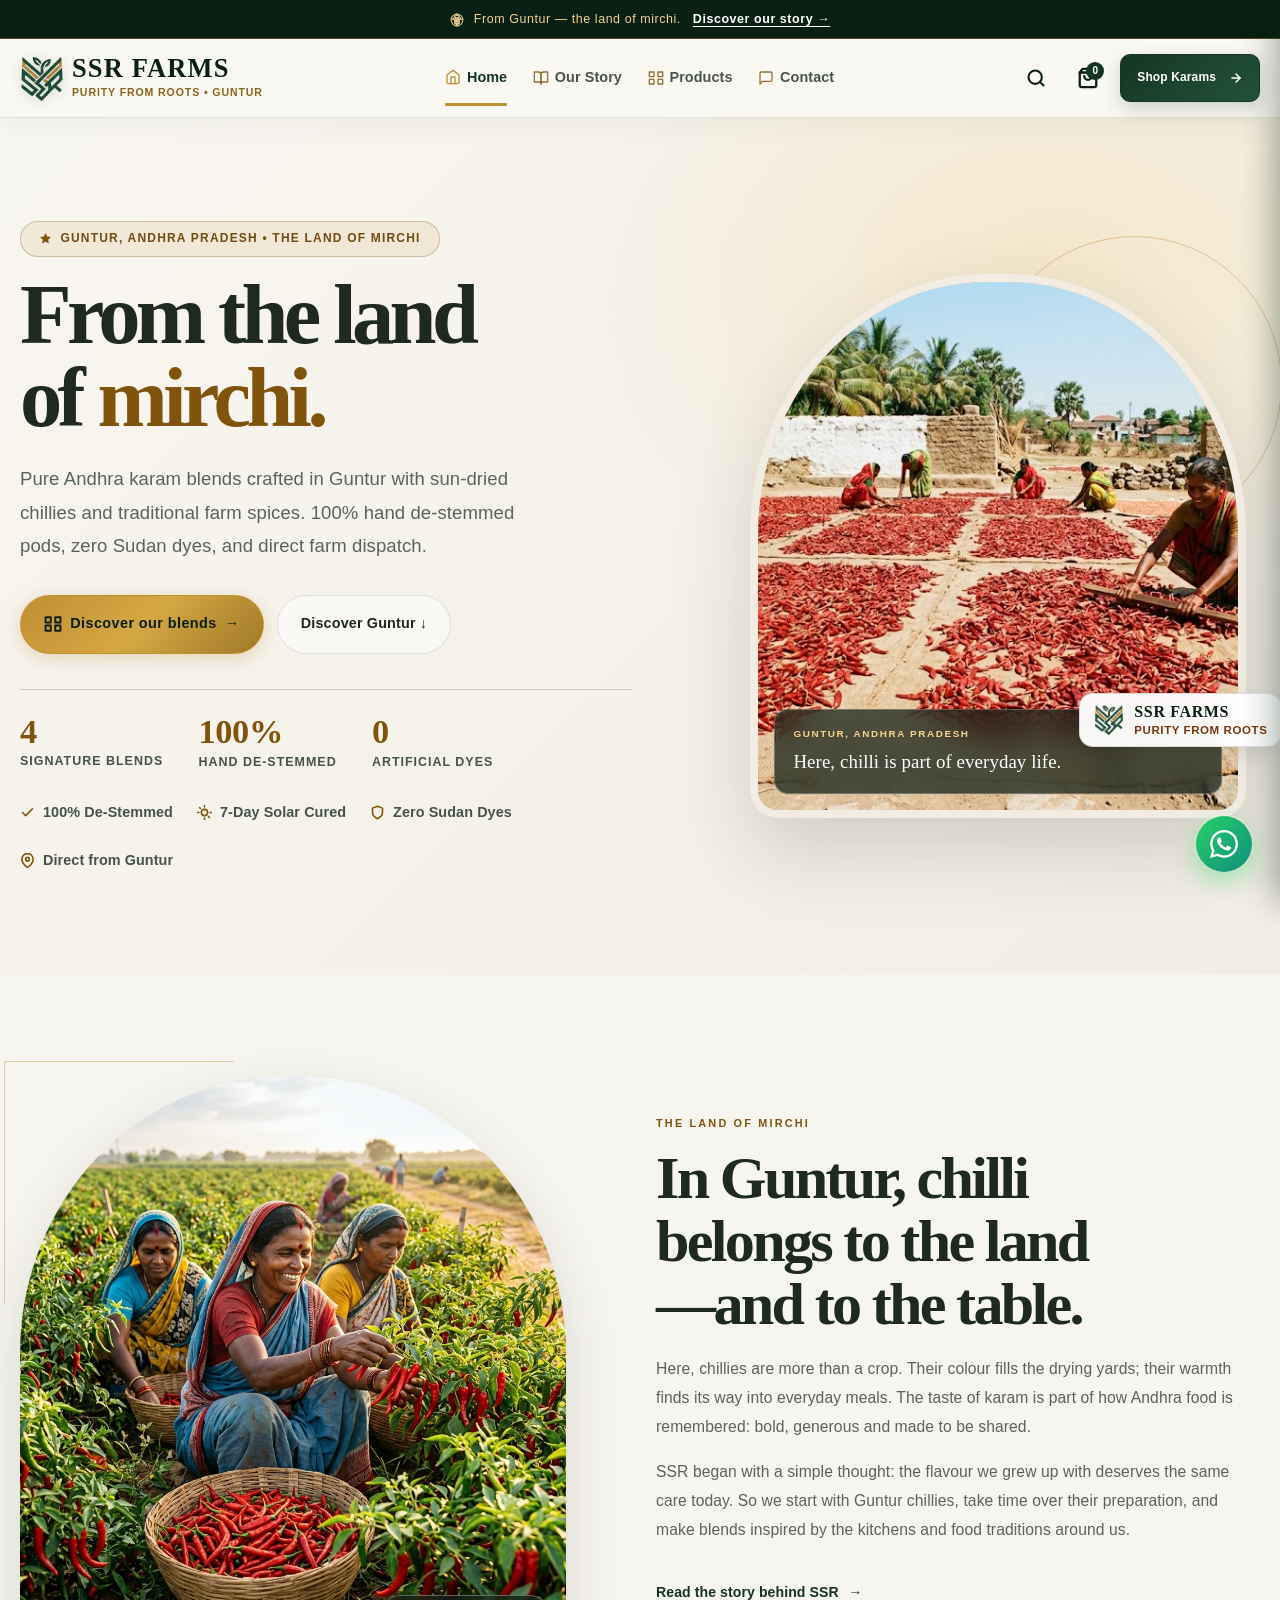
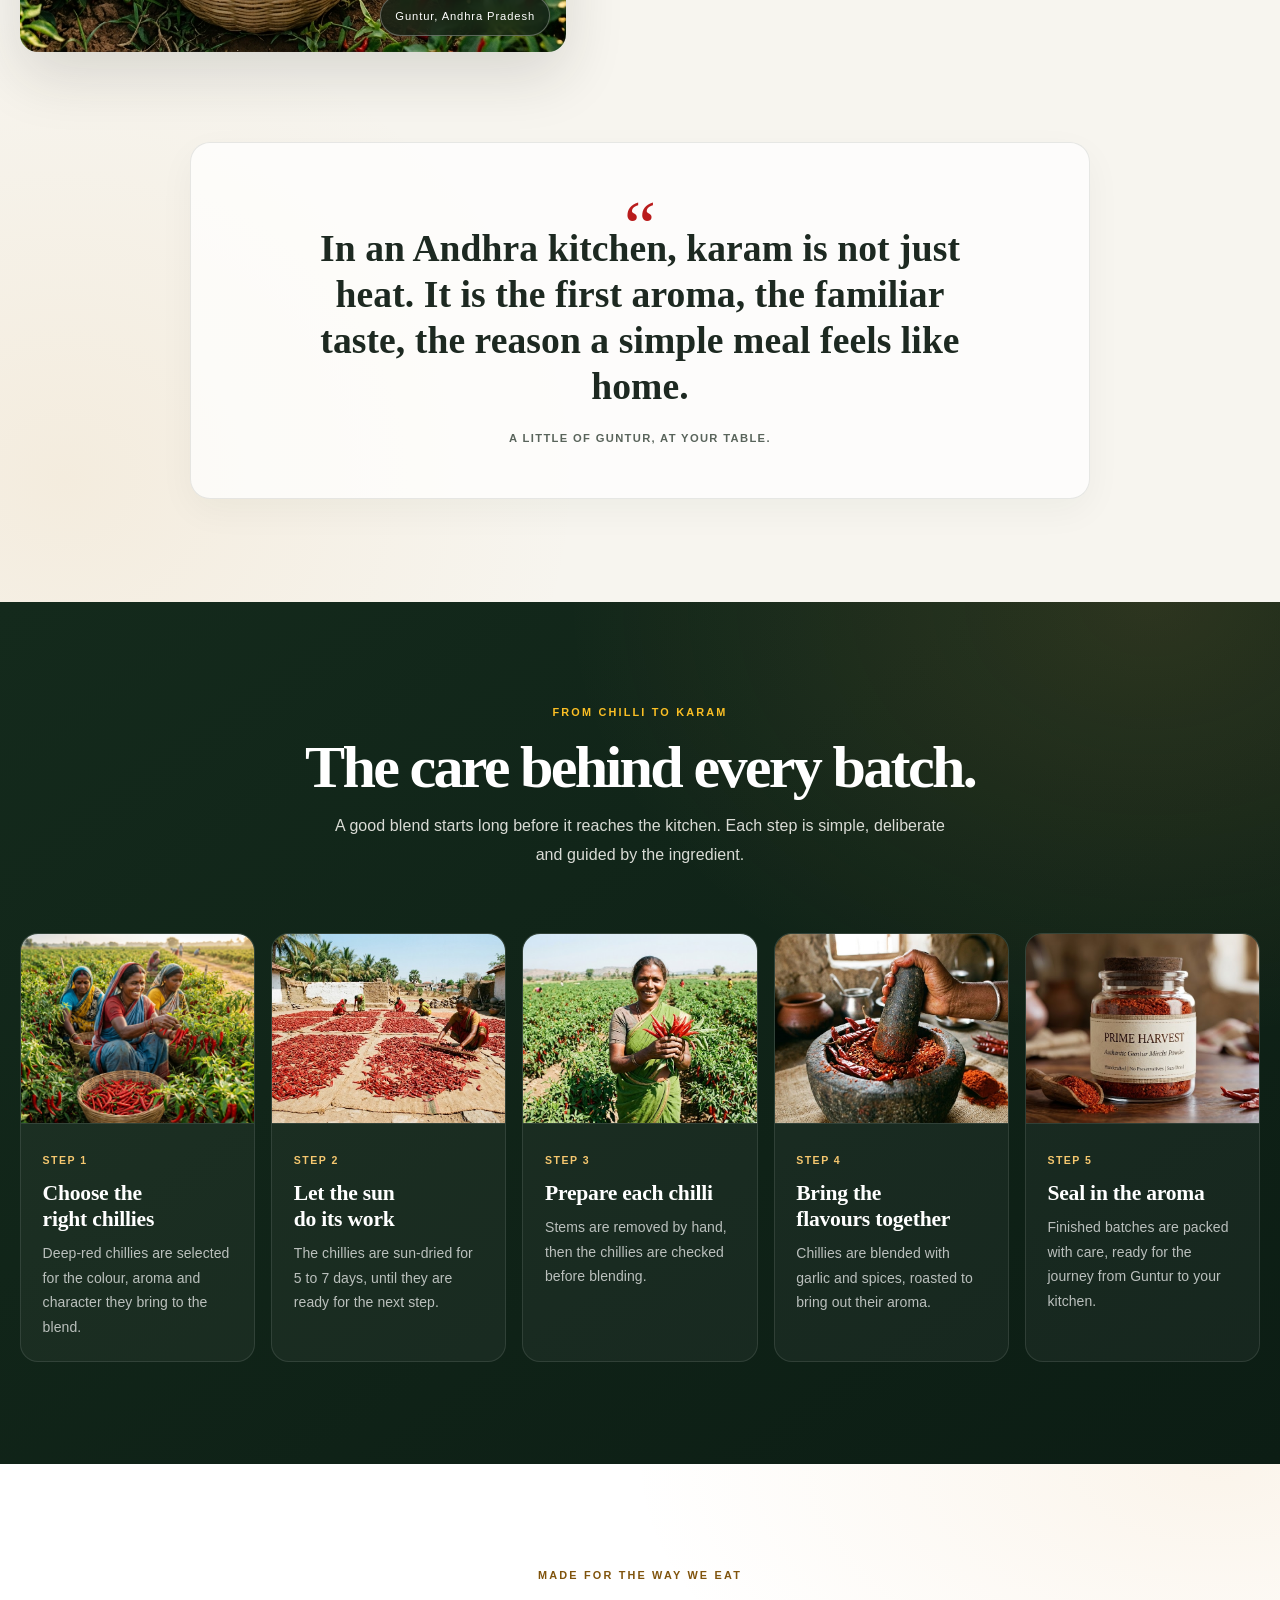
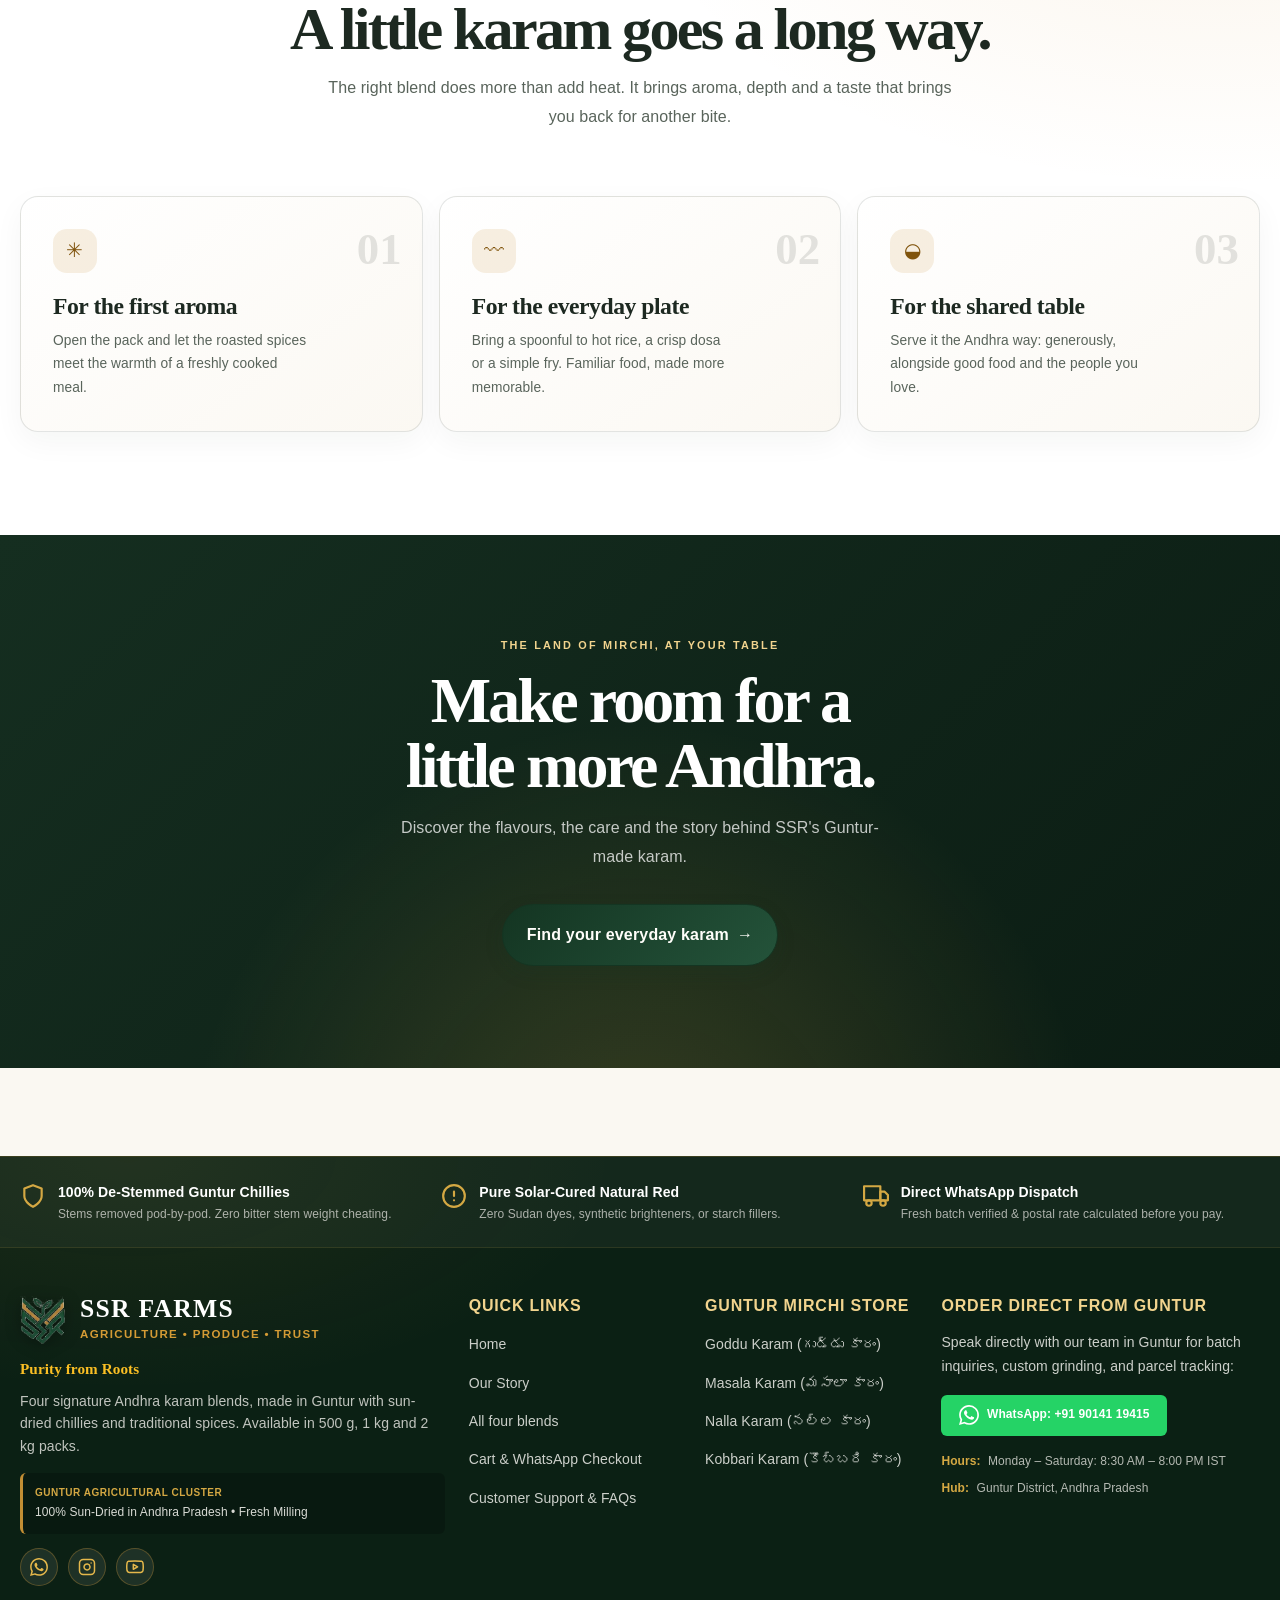
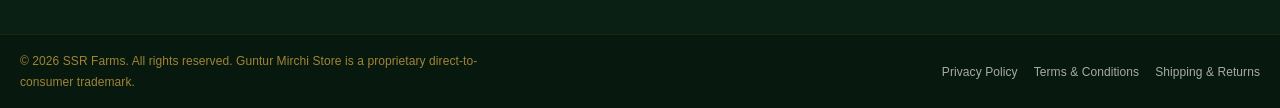
<file: index.html>
<!DOCTYPE html>
<html lang="en" class="home-document">
<head>
  <meta charset="UTF-8">
  <meta name="viewport" content="width=device-width, initial-scale=1.0">
  <!-- Security & Privacy Policies -->
  <meta http-equiv="Content-Security-Policy" content="default-src 'self'; script-src 'self'; style-src 'self' 'unsafe-inline' https://fonts.googleapis.com; font-src 'self' https://fonts.gstatic.com; img-src 'self' data: https:; connect-src 'self' https://wa.me; frame-ancestors 'none'; base-uri 'self'; form-action 'self' https://wa.me;">
  <meta name="referrer" content="strict-origin-when-cross-origin">
  <meta http-equiv="Permissions-Policy" content="camera=(), microphone=(), geolocation=()">
  <meta http-equiv="X-Content-Type-Options" content="nosniff">

  <!-- Favicon & Brand Icons -->
  <link rel="icon" type="image/png" href="assets/images/favicon.png">
  <link rel="shortcut icon" href="assets/images/favicon.ico">
  <link rel="apple-touch-icon" href="assets/images/favicon.png">
  <title>SSR | Andhra Karam, Made in Guntur</title>
  <meta name="description" content="From the land of mirchi: discover how SSR's Guntur-made Andhra karam is prepared, from carefully dried chillies to the flavours that belong at your table.">
  <meta name="theme-color" content="#143522">

  <!-- Open Graph -->
  <meta property="og:title" content="SSR | Andhra Karam, Made in Guntur">
  <meta property="og:description" content="A closer look at Guntur's chilli heritage, Andhra cooking and the care behind every SSR karam blend.">
  <meta property="og:type" content="website">

    <!-- Heritage & Clean Typography: Cormorant Garamond & Outfit -->
    <!-- Heritage & Clean Typography: Cormorant Garamond & Outfit -->
  <link rel="preconnect" href="https://fonts.googleapis.com">
  <link rel="preconnect" href="https://fonts.gstatic.com" crossorigin>
  <link href="https://fonts.googleapis.com/css2?family=Cormorant+Garamond:ital,wght@0,600;0,700;1,600&family=Outfit:wght@400;500;600;700&display=swap" rel="stylesheet">

  <!-- Stylesheets -->
  <link rel="stylesheet" href="css/reset.css">
  <link rel="stylesheet" href="css/variables.css">
  <link rel="stylesheet" href="css/global.css">
  <link rel="stylesheet" href="css/layout.css">
  <link rel="stylesheet" href="css/components.css">
  <link rel="stylesheet" href="css/pages.css">
  <link rel="stylesheet" href="css/responsive.css">
  <link rel="stylesheet" href="css/premium.css">
</head>
<body class="home-page">
  <a href="#mainContent" class="skip-link">Skip to main content</a>
  <div id="site-header-container"></div>

  <main id="mainContent">
    <!-- Homepage introduction -->
    <section class="hero-section" aria-labelledby="heroHeading">
      <div class="hero-bg-overlay" aria-hidden="true"></div>
      <div class="site-container">
        <div class="hero-layout">
          <div class="hero-content">
            <div class="hero-tag-gold fade-rise-1">
              <svg width="13" height="13" viewBox="0 0 24 24" fill="currentColor" aria-hidden="true"><path d="M12 2l3.09 6.26L22 9.27l-5 4.87 1.18 6.88L12 17.77l-6.18 3.25L7 14.14 2 9.27l6.91-1.01L12 2z"/></svg>
              <span>Guntur, Andhra Pradesh &bull; The Land of Mirchi</span>
            </div>

            <h1 class="hero-title fade-rise-2" id="heroHeading">
              From the land<br>
              of <span class="highlight-gold">mirchi.</span>
            </h1>

            <p class="hero-subtitle fade-rise-3">
              Pure Andhra karam blends crafted in Guntur with sun-dried chillies and traditional farm spices. 100% hand de-stemmed pods, zero Sudan dyes, and direct farm dispatch.
            </p>

            <div class="hero-ctas fade-rise-3">
              <a href="products.html" class="btn btn-gold btn-lg">
                <svg width="18" height="18" viewBox="0 0 24 24" fill="none" stroke="currentColor" stroke-width="2.5" stroke-linecap="round" stroke-linejoin="round" aria-hidden="true"><rect x="2" y="3" width="7" height="7"/><rect x="15" y="3" width="7" height="7"/><rect x="2" y="14" width="7" height="7"/><rect x="15" y="14" width="7" height="7"/></svg>
                <span>Discover our blends</span>
                <span aria-hidden="true">&rarr;</span>
              </a>
              <a href="#gunturStory" class="btn btn-outline btn-lg">
                <span>Discover Guntur &darr;</span>
              </a>
            </div>

            <!-- Hero Stats Strip -->
            <div class="hero-stats-strip fade-rise-4">
              <div class="hero-stat-item">
                <span class="hero-stat-number">4</span>
                <span class="hero-stat-label">Signature Blends</span>
              </div>
              <div class="hero-stat-item">
                <span class="hero-stat-number">100%</span>
                <span class="hero-stat-label">Hand De-Stemmed</span>
              </div>
              <div class="hero-stat-item">
                <span class="hero-stat-number">0</span>
                <span class="hero-stat-label">Artificial Dyes</span>
              </div>
            </div>

            <!-- Trust Badges Row -->
            <div class="trust-badges-row fade-rise-4">
              <div class="trust-badge-item">
                <svg width="15" height="15" viewBox="0 0 24 24" fill="none" stroke="currentColor" stroke-width="2.5" stroke-linecap="round" stroke-linejoin="round"><polyline points="20 6 9 17 4 12"/></svg>
                <span>100% De-Stemmed</span>
              </div>
              <div class="trust-badge-item">
                <svg width="15" height="15" viewBox="0 0 24 24" fill="none" stroke="currentColor" stroke-width="2.5" stroke-linecap="round" stroke-linejoin="round"><circle cx="12" cy="12" r="5"/><line x1="12" y1="1" x2="12" y2="3"/><line x1="12" y1="21" x2="12" y2="23"/><line x1="4.22" y1="4.22" x2="5.64" y2="5.64"/><line x1="18.36" y1="18.36" x2="19.78" y2="19.78"/><line x1="1" y1="12" x2="3" y2="12"/><line x1="21" y1="12" x2="23" y2="12"/></svg>
                <span>7-Day Solar Cured</span>
              </div>
              <div class="trust-badge-item">
                <svg width="15" height="15" viewBox="0 0 24 24" fill="none" stroke="currentColor" stroke-width="2.5" stroke-linecap="round" stroke-linejoin="round"><path d="M12 22s8-4 8-10V5l-8-3-8 3v7c0 6 8 10 8 10z"/></svg>
                <span>Zero Sudan Dyes</span>
              </div>
              <div class="trust-badge-item">
                <svg width="15" height="15" viewBox="0 0 24 24" fill="none" stroke="currentColor" stroke-width="2.5" stroke-linecap="round" stroke-linejoin="round"><path d="M21 10c0 7-9 13-9 13s-9-6-9-13a9 9 0 0 1 18 0z"/><circle cx="12" cy="10" r="3"/></svg>
                <span>Direct from Guntur</span>
              </div>
            </div>
          </div>

          <div class="hero-visual hero-animate-3">
            <div class="hero-image-frame">
              <img
                src="assets/images/hero-chillies-drying.png"
                alt="Red Guntur chillies laid out to dry in the sun"
                class="hero-image"
                fetchpriority="high"
              />
              <div class="hero-image-caption">
                <span class="hero-caption-kicker">GUNTUR, ANDHRA PRADESH</span>
                <span>Here, chilli is part of everyday life.</span>
              </div>
            </div>
            <div class="hero-orbit-card" aria-label="SSR Farms - Purity from Roots" style="display: flex; align-items: center; gap: 10px; padding: 8px 14px; background: rgba(255,255,255,0.96); backdrop-filter: blur(8px); border: 1px solid rgba(20,53,34,0.15); box-shadow: 0 8px 24px rgba(0,0,0,0.12); border-radius: var(--radius-md);">
              <img src="assets/images/ssr_farms_emblem.png" alt="SSR Farms" width="30" height="32" style="object-fit: contain;" />
              <span style="font-size: 0.82rem; line-height: 1.25;"><strong style="color: var(--color-primary-dark); font-family: var(--font-serif); font-size: 1rem; letter-spacing: 0.04em;">SSR FARMS</strong><br><span style="color: var(--color-earth); font-size: 0.72rem; text-transform: uppercase; letter-spacing: 0.05em; font-weight: 600;">Purity from Roots</span></span>
            </div>
          </div>
        </div>
      </div>
    </section>

    <section class="home-origin-section" id="gunturStory" aria-labelledby="originHeading">
      <div class="site-container">
        <div class="home-origin-grid">
          <div class="home-origin-image reveal-left">
            <img
              src="assets/images/story_harvest.jpg"
              alt="Chilli harvest in a field in Andhra Pradesh"
              loading="lazy"
              width="1024"
              height="1024"
            />
            <span class="home-image-caption">Guntur, Andhra Pradesh</span>
          </div>
          <div class="home-origin-copy reveal-right">
            <span class="section-eyebrow">The land of mirchi</span>
            <h2 class="section-title" id="originHeading">In Guntur, chilli belongs to the land—and to the table.</h2>
            <p>
              Here, chillies are more than a crop. Their colour fills the drying yards; their warmth finds its way into everyday meals. The taste of karam is part of how Andhra food is remembered: bold, generous and made to be shared.
            </p>
            <p>
              SSR began with a simple thought: the flavour we grew up with deserves the same care today. So we start with Guntur chillies, take time over their preparation, and make blends inspired by the kitchens and food traditions around us.
            </p>
            <a class="home-text-link" href="story.html">Read the story behind SSR <span aria-hidden="true">&rarr;</span></a>
          </div>
        </div>
        <div class="home-origin-quote reveal">
          <span class="home-quote-mark" aria-hidden="true">“</span>
          <p>In an Andhra kitchen, karam is not just heat. It is the first aroma, the familiar taste, the reason a simple meal feels like home.</p>
          <span class="home-quote-credit">A little of Guntur, at your table.</span>
        </div>
      </div>
    </section>

    <section class="section-padding process-section" id="processSection">
      <div class="site-container">
        <div class="section-header reveal">
          <span class="section-eyebrow" style="color: #FBBF24;">From chilli to karam</span>
          <h2 class="section-title" style="color: var(--color-white);">The care behind every batch.</h2>
          <p class="section-desc" style="color: rgba(253, 251, 247, 0.85);">
            A good blend starts long before it reaches the kitchen. Each step is simple, deliberate and guided by the ingredient.
          </p>
        </div>

        <div class="process-grid stagger-children">
          <!-- Step 1 -->
          <div class="process-card reveal">
            <img 
              src="assets/images/story_harvest.jpg" 
              alt="Ripe chillies being gathered during harvest" 
              class="process-card-img" 
              loading="lazy"
              onerror="this.src='assets/images/hero_chilli_field.png'"
            />
            <div class="process-card-body">
              <span class="process-step-num">Step 1</span>
              <h3 class="process-card-title">Choose the right chillies</h3>
              <p class="process-card-text">
                Deep-red chillies are selected for the colour, aroma and character they bring to the blend.
              </p>
            </div>
          </div>

          <!-- Step 2 -->
          <div class="process-card reveal">
            <img 
              src="assets/images/hero-chillies-drying.png" 
              alt="Red chillies spread out to dry in the sun" 
              class="process-card-img" 
              loading="lazy"
            />
            <div class="process-card-body">
              <span class="process-step-num">Step 2</span>
              <h3 class="process-card-title">Let the sun do its work</h3>
              <p class="process-card-text">
                The chillies are sun-dried for 5 to 7 days, until they are ready for the next step.
              </p>
            </div>
          </div>

          <!-- Step 3 -->
          <div class="process-card reveal">
            <img 
              src="assets/images/story-selecting.png" 
              alt="Chillies being checked and prepared by hand" 
              class="process-card-img" 
              loading="lazy"
            />
            <div class="process-card-body">
              <span class="process-step-num">Step 3</span>
              <h3 class="process-card-title">Prepare each chilli</h3>
              <p class="process-card-text">
                Stems are removed by hand, then the chillies are checked before blending.
              </p>
            </div>
          </div>

          <!-- Step 4 -->
          <div class="process-card reveal">
            <img 
              src="assets/images/story-grinding.png" 
              alt="Chillies being pounded with a traditional stone mortar" 
              class="process-card-img" 
              loading="lazy"
            />
            <div class="process-card-body">
              <span class="process-step-num">Step 4</span>
              <h3 class="process-card-title">Bring the flavours together</h3>
              <p class="process-card-text">
                Chillies are blended with garlic and spices, roasted to bring out their aroma.
              </p>
            </div>
          </div>

          <!-- Step 5 -->
          <div class="process-card reveal">
            <img 
              src="assets/images/brand-jar.png" 
              alt="Freshly prepared karam blends ready to be packed" 
              class="process-card-img" 
              loading="lazy"
            />
            <div class="process-card-body">
              <span class="process-step-num">Step 5</span>
              <h3 class="process-card-title">Seal in the aroma</h3>
              <p class="process-card-text">
                Finished batches are packed with care, ready for the journey from Guntur to your kitchen.
              </p>
            </div>
          </div>
        </div>
      </div>
    </section>

    <section class="home-table-section section-padding" aria-labelledby="tableHeading">
      <div class="site-container">
        <div class="section-header reveal">
          <span class="section-eyebrow">Made for the way we eat</span>
          <h2 class="section-title" id="tableHeading">A little karam goes a long way.</h2>
          <p class="section-desc">
            The right blend does more than add heat. It brings aroma, depth and a taste that brings you back for another bite.
          </p>
        </div>

        <div class="home-table-grid">
          <article class="home-table-card reveal">
            <span class="home-table-number">01</span>
            <span class="home-table-icon" aria-hidden="true">✳</span>
            <h3>For the first aroma</h3>
            <p>Open the pack and let the roasted spices meet the warmth of a freshly cooked meal.</p>
          </article>
          <article class="home-table-card reveal">
            <span class="home-table-number">02</span>
            <span class="home-table-icon" aria-hidden="true">〰</span>
            <h3>For the everyday plate</h3>
            <p>Bring a spoonful to hot rice, a crisp dosa or a simple fry. Familiar food, made more memorable.</p>
          </article>
          <article class="home-table-card reveal">
            <span class="home-table-number">03</span>
            <span class="home-table-icon" aria-hidden="true">◒</span>
            <h3>For the shared table</h3>
            <p>Serve it the Andhra way: generously, alongside good food and the people you love.</p>
          </article>
        </div>
      </div>
    </section>

    <section class="cta-banner-section" aria-labelledby="ctaHeading">
      <div class="site-container">
        <div class="cta-banner-inner reveal">
          <span class="section-eyebrow">The land of mirchi, at your table</span>
          <h2 class="cta-banner-title" id="ctaHeading">Make room for a little more Andhra.</h2>
          <p class="cta-banner-desc">
            Discover the flavours, the care and the story behind SSR's Guntur-made karam.
          </p>
          <a href="products.html" class="btn btn-chilli btn-lg">Find your everyday karam <span aria-hidden="true">&rarr;</span></a>
        </div>
      </div>
    </section>
  </main>

  <div id="site-footer-container"></div>
  <script type="module" src="js/pages/home.js"></script>
</body>
</html>
</file>
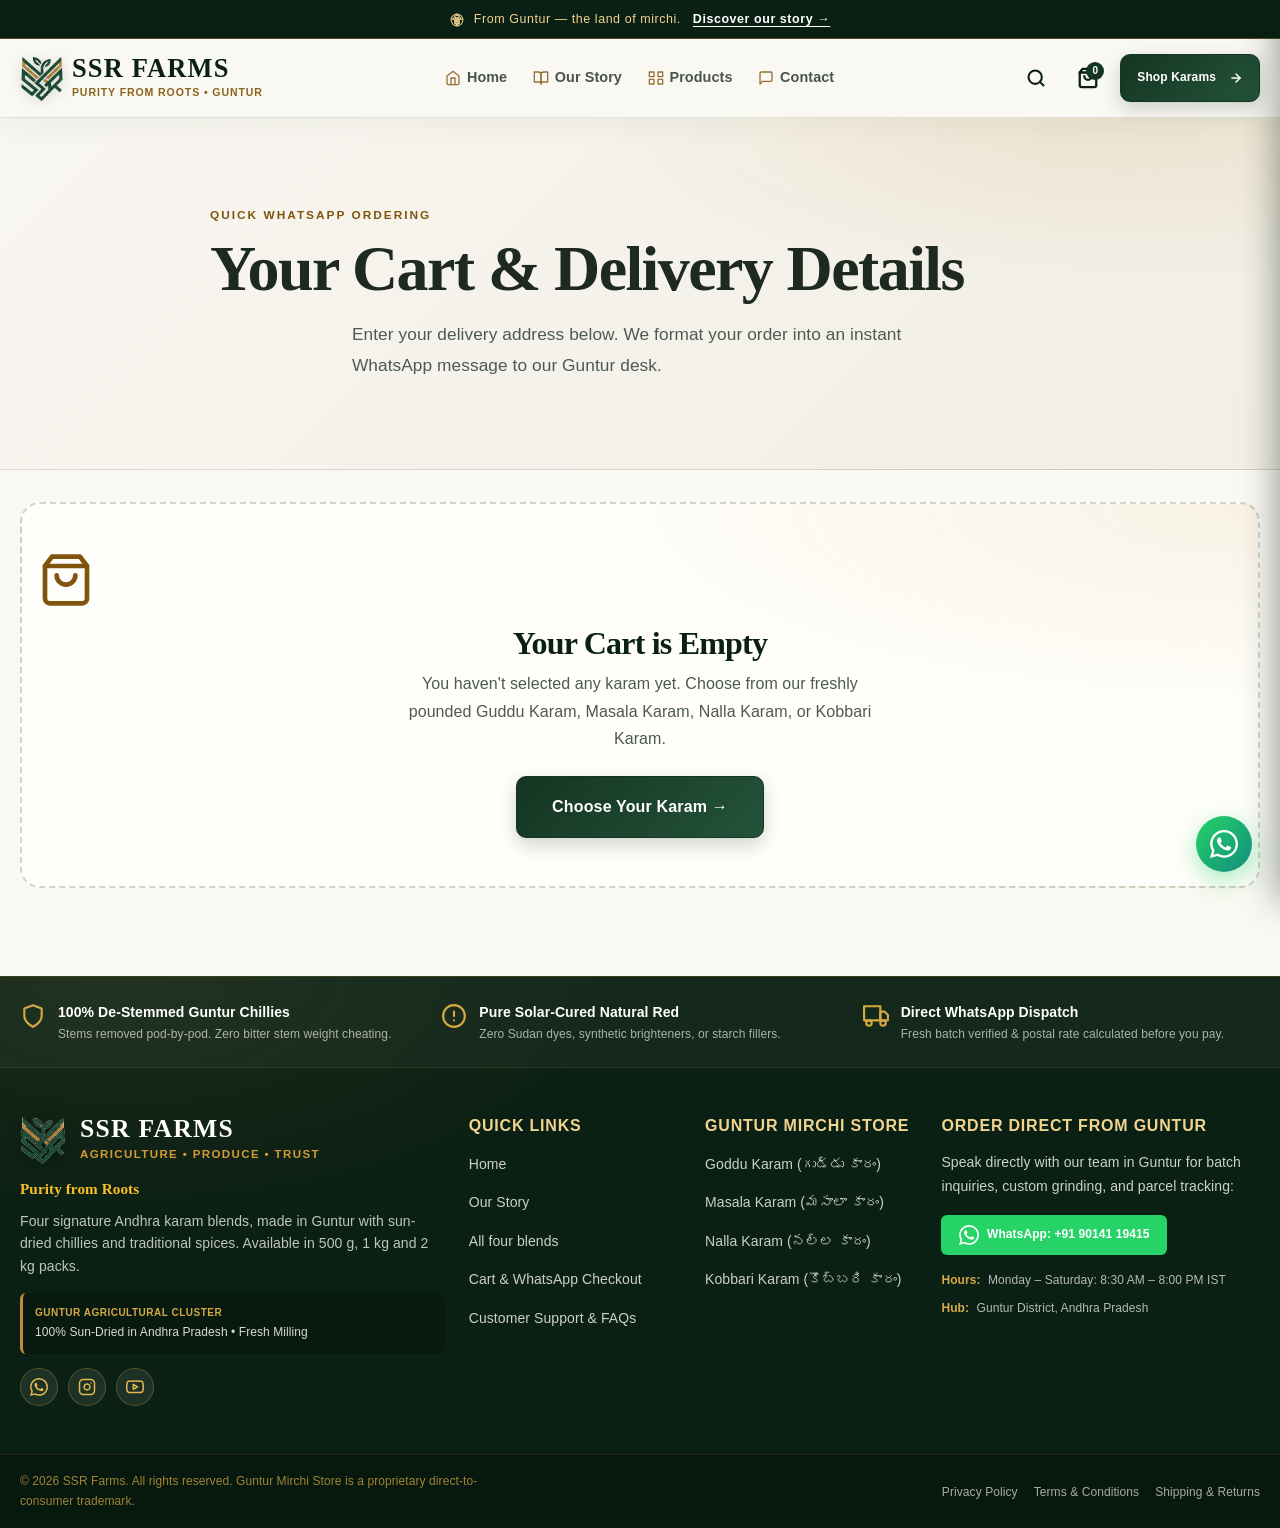
<file: cart.html>
<!DOCTYPE html>
<html lang="en">
<head>
  <meta charset="UTF-8">
  <meta name="viewport" content="width=device-width, initial-scale=1.0">
  <!-- Security & Privacy Policies -->
  <meta http-equiv="Content-Security-Policy" content="default-src 'self'; script-src 'self'; style-src 'self' 'unsafe-inline' https://fonts.googleapis.com; font-src 'self' https://fonts.gstatic.com; img-src 'self' data: https:; connect-src 'self' https://wa.me; frame-ancestors 'none'; base-uri 'self'; form-action 'self' https://wa.me;">
  <meta name="referrer" content="strict-origin-when-cross-origin">
  <meta http-equiv="Permissions-Policy" content="camera=(), microphone=(), geolocation=()">
  <meta http-equiv="X-Content-Type-Options" content="nosniff">

  <!-- Favicon & Brand Icons -->
  <link rel="icon" type="image/png" href="assets/images/favicon.png">
  <link rel="shortcut icon" href="assets/images/favicon.ico">
  <link rel="apple-touch-icon" href="assets/images/favicon.png">
  <title>Your Cart & WhatsApp Checkout — SSR Guntur Mirchi Store</title>
  <meta name="description" content="Review your items, enter your delivery address, and place your order directly via WhatsApp.">
  <meta name="theme-color" content="#143522">

  <!-- Stylesheets -->
    <!-- Heritage & Clean Typography: Cormorant Garamond & Outfit -->
  <link rel="preconnect" href="https://fonts.googleapis.com">
  <link rel="preconnect" href="https://fonts.gstatic.com" crossorigin>
  <link href="https://fonts.googleapis.com/css2?family=Cormorant+Garamond:ital,wght@0,600;0,700;1,600&family=Outfit:wght@400;500;600;700&display=swap" rel="stylesheet">

  <!-- Stylesheets -->
  <link rel="stylesheet" href="css/reset.css">
  <link rel="stylesheet" href="css/variables.css">
  <link rel="stylesheet" href="css/global.css">
  <link rel="stylesheet" href="css/layout.css">
  <link rel="stylesheet" href="css/components.css">
  <link rel="stylesheet" href="css/pages.css">
  <link rel="stylesheet" href="css/responsive.css">
  <link rel="stylesheet" href="css/premium.css">
</head>
<body>
  <a href="#mainContent" class="skip-link">Skip to main content</a>
  <div id="site-header-container"></div>

  <main id="mainContent">
    <section class="catalogue-header">
      <div class="site-container">
        <span class="section-eyebrow">Quick WhatsApp Ordering</span>
        <h1 class="section-title">Your Cart & Delivery Details</h1>
        <p class="section-desc">
          Enter your delivery address below. We format your order into an instant WhatsApp message to our Guntur desk.
        </p>
      </div>
    </section>

    <div class="site-container">
      <!-- Empty Cart State -->
      <div class="empty-state-card" id="emptyCartState" style="display: none;">
        <div class="empty-state-icon">
          <svg width="56" height="56" viewBox="0 0 24 24" fill="none" stroke="currentColor" stroke-width="2" stroke-linecap="round" stroke-linejoin="round" aria-hidden="true">
            <path d="M6 2L3 6v14a2 2 0 0 0 2 2h14a2 2 0 0 0 2-2V6l-3-4z"></path>
            <line x1="3" y1="6" x2="21" y2="6"></line>
            <path d="M16 10a4 4 0 0 1-8 0"></path>
          </svg>
        </div>
        <h2 class="empty-state-title">Your Cart is Empty</h2>
        <p class="empty-state-text">
          You haven't selected any karam yet. Choose from our freshly pounded Guddu Karam, Masala Karam, Nalla Karam, or Kobbari Karam.
        </p>
        <a href="products.html" class="btn btn-chilli btn-lg">Choose Your Karam &rarr;</a>
      </div>

      <!-- Main Cart Content Grid -->
      <div class="checkout-layout" id="cartContentWrapper">
        <!-- Left: Items & Address Form -->
        <div class="checkout-main-col">
          <!-- Items List Card -->
          <div class="order-summary-box" style="margin-bottom: var(--space-6);">
            <div style="display: flex; justify-content: space-between; align-items: center; margin-bottom: var(--space-4);">
              <h2 class="summary-heading" style="margin: 0; padding: 0; border: none;">Order Items (<span id="cartItemCountLabel">0 packs</span>)</h2>
              <button type="button" class="btn btn-sm btn-outline" id="clearCartBtn" style="color: var(--color-error); border-color: rgba(185, 28, 28, 0.4);">
                Clear Cart
              </button>
            </div>

            <div id="cartItemsContainer">
              <!-- Injected by cart.js -->
            </div>

            <div style="margin-top: var(--space-4); text-align: right;">
              <a href="products.html" style="font-size: var(--text-xs); color: var(--color-chilli-red); text-decoration: underline; font-weight: 700;">
                + Add another karam pack from catalogue
              </a>
            </div>
          </div>

            <aside class="international-cart-note">
              <div>
                <h2>Ordering from outside India?</h2>
                <p>This checkout accepts Indian addresses only. Message us on WhatsApp to arrange international delivery for the items in your cart.</p>
              </div>
              <a id="internationalCartLink" class="btn btn-outline" target="_blank" rel="noopener noreferrer">Arrange international delivery <span aria-hidden="true">&rarr;</span></a>
            </aside>

            <!-- Address Form (State -> District -> Pincode -> Village -> H-No -> Landmark) -->
          <div class="address-form-box">
            <h2 class="summary-heading">Delivery Address</h2>
            <p style="font-size: var(--text-xs); color: var(--color-charcoal-muted); margin-bottom: var(--space-6);">
              Please provide your address so we can check delivery availability and compute exact parcel postal charges.
            </p>

            <form id="checkoutAddressForm" novalidate>
              <!-- Contact Details -->
              <div class="form-grid-2">
                <div class="form-group">
                  <label for="customerName" class="form-label">Your Full Name <span class="required-star">*</span></label>
                  <input type="text" id="customerName" class="form-input" placeholder="e.g. Ramesh Varma" required autocomplete="name">
                  <span class="form-error" id="nameError"></span>
                </div>

                <div class="form-group">
                  <label for="customerPhone" class="form-label">WhatsApp Mobile Number <span class="required-star">*</span></label>
                  <input type="tel" id="customerPhone" class="form-input" placeholder="10-digit number (e.g. 9876543210)" maxlength="10" required autocomplete="tel">
                  <span class="form-help">SSR will reply to this number on WhatsApp</span>
                  <span class="form-error" id="phoneError"></span>
                </div>
              </div>

              <!-- State & District Dropdowns -->
              <div class="form-grid-2">
                <div class="form-group">
                  <label for="addressState" class="form-label">1. State <span class="required-star">*</span></label>
                  <select id="addressState" class="form-select" required>
                    <!-- Populated dynamically from locations.js -->
                  </select>
                  <span class="form-error" id="stateError"></span>
                </div>

                <div class="form-group">
                  <label for="addressDistrict" class="form-label">2. District <span class="required-star">*</span></label>
                  <select id="addressDistrict" class="form-select" disabled required>
                    <option value="">-- First Select State --</option>
                  </select>
                  <span class="form-error" id="districtError"></span>
                </div>
              </div>

              <!-- Pincode with Suggestions -->
              <div class="form-group">
                <label for="addressPincode" class="form-label">3. Postal PIN Code <span class="required-star">*</span></label>
                <input type="text" id="addressPincode" class="form-input" placeholder="6-digit PIN code (e.g. 522001)" maxlength="6" required pattern="[1-9][0-9]{5}">
                <div class="pincode-helper-row" id="pincodeSuggestions"></div>
                <span class="form-error" id="pincodeError"></span>
              </div>

              <!-- Village / Town / City -->
              <div class="form-group">
                <label for="addressVillage" class="form-label">4. Village / Town / City <span class="required-star">*</span></label>
                <input type="text" id="addressVillage" class="form-input" placeholder="e.g. Chilakaluripet, Guntur, or Hyderabad" required>
                <span class="form-error" id="villageError"></span>
              </div>

              <!-- House Number & Street (H-No) -->
              <div class="form-group">
                <label for="addressHouseNo" class="form-label">5. House No. & Street / Door No. <span class="required-star">*</span></label>
                <input type="text" id="addressHouseNo" class="form-input" placeholder="e.g. D.No 12-4/A, Gandhi Road" required>
                <span class="form-error" id="houseNoError"></span>
              </div>

              <!-- Landmark -->
              <div class="form-group">
                <label for="addressLandmark" class="form-label">6. Landmark (Optional)</label>
                <input type="text" id="addressLandmark" class="form-input" placeholder="e.g. Near SBI Bank, Beside Shiva Temple">
              </div>

              <!-- Special Instructions -->
              <div class="form-group">
                <label for="deliveryNotes" class="form-label">Delivery Notes (Optional)</label>
                <textarea id="deliveryNotes" class="form-textarea" rows="2" placeholder="e.g. Call before arrival, deliver in afternoon"></textarea>
              </div>

              <!-- Consent Notice -->
              <div style="background: var(--color-cream); padding: var(--space-3); border-radius: var(--radius-sm); font-size: var(--text-xs); color: var(--color-charcoal-muted); margin-bottom: var(--space-6);">
                <p style="margin: 0;">
                  <strong>WhatsApp Order Notice:</strong> Clicking below prepares your complete order details into WhatsApp. You can review and confirm before sending.
                </p>
              </div>

              <button type="submit" class="btn btn-chilli btn-block btn-lg" id="proceedToReviewBtn">
                Review Order Details &rarr;
              </button>
            </form>
          </div>

          <!-- Order Review Section -->
          <div id="orderReviewSection" hidden>
            <div class="order-review-card">
              <div class="review-section-header">
                <h3>Order Review Summary</h3>
                <button type="button" class="btn btn-sm btn-secondary" id="editAddressBtn">Edit Address</button>
              </div>

              <div style="margin-bottom: var(--space-4);">
                <span style="font-size: 11px; text-transform: uppercase; font-weight: 800; color: var(--color-earth);">Customer:</span>
                <div style="font-size: 15px; font-weight: 700; color: var(--color-charcoal);">
                  <span id="reviewCustomerName"></span> (<span id="reviewCustomerPhone"></span>)
                </div>
              </div>

              <div style="margin-bottom: var(--space-4);">
                <span style="font-size: 11px; text-transform: uppercase; font-weight: 800; color: var(--color-earth);">Delivery Address:</span>
                <div class="review-address-display" id="reviewAddressDisplay"></div>
              </div>

              <div style="margin-bottom: var(--space-4);">
                <span style="font-size: 11px; text-transform: uppercase; font-weight: 800; color: var(--color-earth);">Packs Selected:</span>
                <div id="reviewItemsList" style="margin-top: 6px;"></div>
              </div>

              <div style="border-top: 1px solid var(--color-border); padding-top: var(--space-3); margin-top: var(--space-3);">
                <div class="summary-line">
                  <span>Product Subtotal:</span>
                  <strong id="reviewSubtotal">₹0</strong>
                </div>
                <div class="summary-line total-line">
                  <span>Estimated Total:</span>
                  <span id="reviewTotal">₹0</span>
                </div>
              </div>

              <div style="margin-top: var(--space-6);">
                <button type="button" class="btn btn-whatsapp btn-block btn-lg" id="placeWhatsAppOrderBtn">
                  <svg width="24" height="24" viewBox="0 0 24 24" fill="currentColor" aria-hidden="true">
                    <path d="M17.472 14.382c-.297-.149-1.758-.867-2.03-.967-.273-.099-.471-.148-.67.15-.197.297-.767.966-.94 1.164-.173.199-.347.223-.644.075-.297-.15-1.255-.463-2.39-1.475-.883-.788-1.48-1.761-1.653-2.059-.173-.297-.018-.458.13-.606.134-.133.298-.347.446-.52.149-.174.198-.298.298-.497.099-.198.05-.371-.025-.52-.075-.149-.669-1.612-.916-2.207-.242-.579-.487-.5-.669-.51-.173-.008-.371-.01-.57-.01-.198 0-.52.074-.792.372-.272.297-1.04 1.016-1.04 2.479 0 1.462 1.065 2.875 1.213 3.074.149.198 2.096 3.2 5.077 4.487.709.306 1.262.489 1.694.625.712.227 1.36.195 1.871.118.571-.085 1.758-.719 2.006-1.413.248-.694.248-1.289.173-1.413-.074-.124-.272-.198-.57-.347m-5.421 7.403h-.004a9.87 9.87 0 01-5.031-1.378l-.361-.214-3.741.982.998-3.648-.235-.374a9.86 9.86 0 01-1.51-5.26c.001-5.45 4.436-9.884 9.888-9.884 2.64 0 5.122 1.03 6.988 2.898a9.825 9.825 0 012.893 6.994c-.003 5.45-4.437 9.884-9.885 9.884m8.413-18.297A11.815 11.815 0 0012.05 0C5.495 0 .16 5.335.157 11.892c0 2.096.547 4.142 1.588 5.945L0 24l6.335-1.662a11.838 11.838 0 005.71 1.455h.005c6.554 0 11.89-5.335 11.893-11.893 0-3.18-1.238-6.168-3.486-8.414z"/>
                  </svg>
                  <span>Place Order via WhatsApp</span>
                </button>
                <p style="font-size: 11px; color: var(--color-charcoal-muted); text-align: center; margin-top: 8px;">
                  WhatsApp will open with your order pre-filled. Simply press Send.
                </p>
              </div>
            </div>
          </div>
        </div>

        <!-- Right: Summary Box -->
        <div class="checkout-sidebar-col">
          <div class="order-summary-box" style="position: sticky; top: 90px;">
            <h2 class="summary-heading">Order Total</h2>

            <div class="summary-line">
              <span>Items Subtotal:</span>
              <strong id="cartSubtotalLabel">₹0</strong>
            </div>

            <div class="summary-line">
              <span>Delivery Fee:</span>
              <span style="font-style: italic; color: var(--color-earth);">Confirmed on WhatsApp</span>
            </div>

            <div class="delivery-notice-box" id="deliveryPolicyNotice">
              Postal delivery rates are calculated by weight (1Kg / 2Kg) and destination PIN code, confirmed via WhatsApp before payment.
            </div>

            <div class="summary-line total-line">
              <span>Estimated Amount:</span>
              <span id="cartTotalLabel">₹0</span>
            </div>

            <div style="margin-top: var(--space-6); font-size: var(--text-xs); color: var(--color-charcoal-muted); line-height: 1.5;">
              <div style="display: flex; gap: 8px; margin-bottom: 8px;">
                <svg width="18" height="18" viewBox="0 0 24 24" fill="none" stroke="currentColor" stroke-width="2.5" style="color: var(--color-success); flex-shrink: 0;"><polyline points="20 6 9 17 4 12"></polyline></svg>
                <span><strong>100% De-Stemmed:</strong> Guaranteed pure chilli pod flesh</span>
              </div>
              <div style="display: flex; gap: 8px;">
                <svg width="18" height="18" viewBox="0 0 24 24" fill="none" stroke="currentColor" stroke-width="2.5" style="color: var(--color-success); flex-shrink: 0;"><polyline points="20 6 9 17 4 12"></polyline></svg>
                <span>Pay securely via UPI after stock confirmation</span>
              </div>
            </div>
          </div>
        </div>
      </div>
    </div>
  </main>

  <div id="site-footer-container"></div>
  <script type="module" src="js/pages/cart.js"></script>
</body>
</html>
</file>
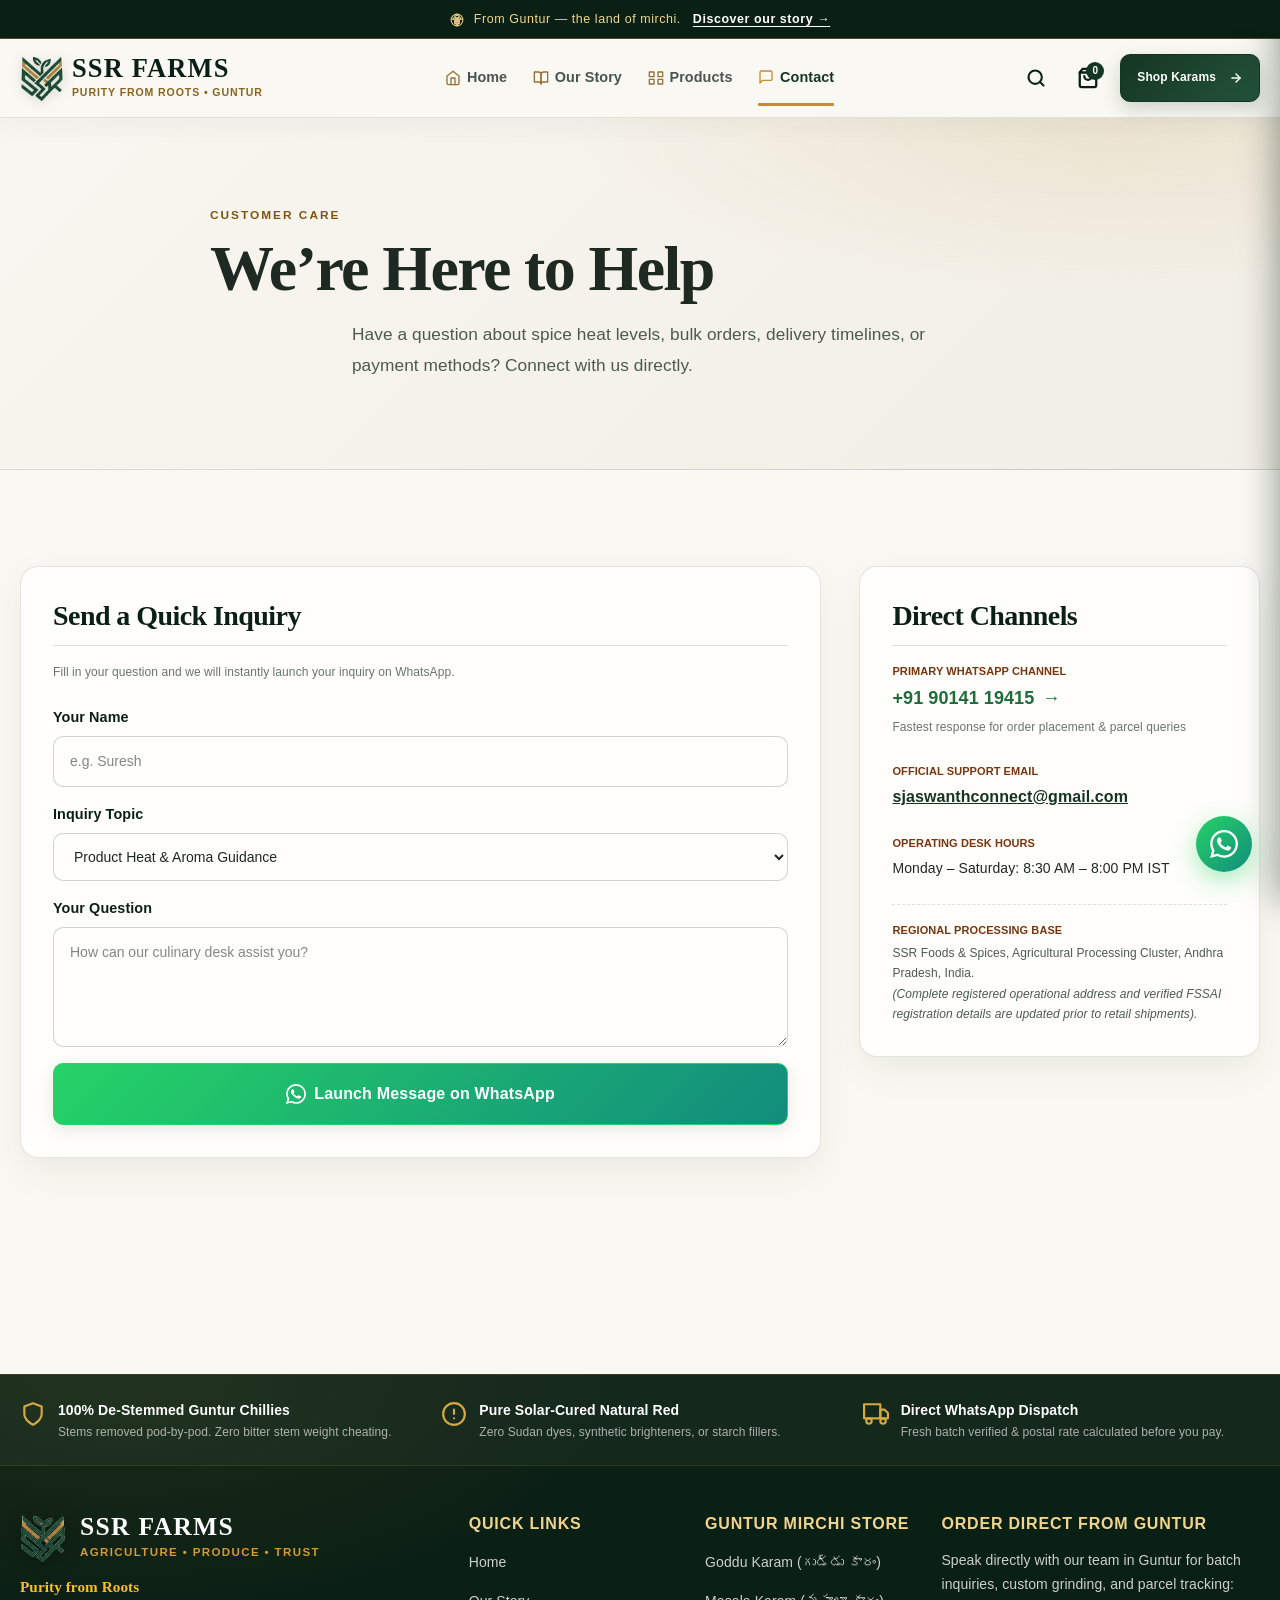
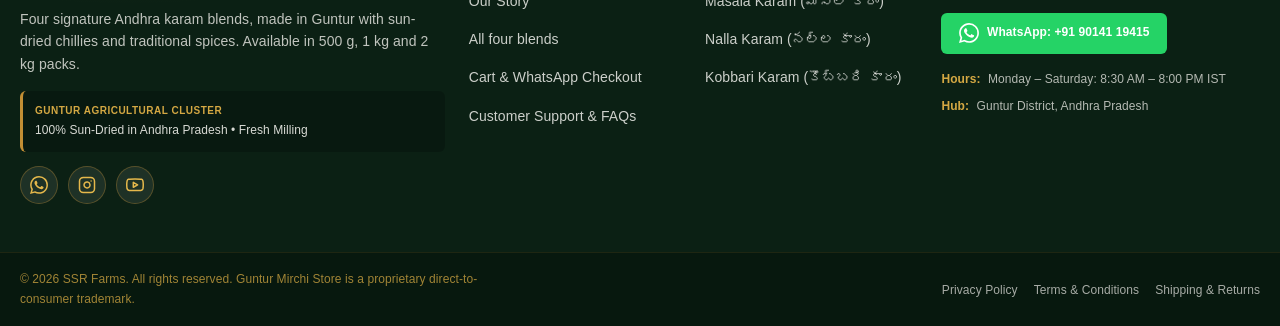
<file: contact.html>
<!DOCTYPE html>
<html lang="en">
<head>
  <meta charset="UTF-8">
  <meta name="viewport" content="width=device-width, initial-scale=1.0">
  <!-- Security & Privacy Policies -->
  <meta http-equiv="Content-Security-Policy" content="default-src 'self'; script-src 'self'; style-src 'self' 'unsafe-inline' https://fonts.googleapis.com; font-src 'self' https://fonts.gstatic.com; img-src 'self' data: https:; connect-src 'self' https://wa.me; frame-ancestors 'none'; base-uri 'self'; form-action 'self' https://wa.me;">
  <meta name="referrer" content="strict-origin-when-cross-origin">
  <meta http-equiv="Permissions-Policy" content="camera=(), microphone=(), geolocation=()">
  <meta http-equiv="X-Content-Type-Options" content="nosniff">

  <!-- Favicon & Brand Icons -->
  <link rel="icon" type="image/png" href="assets/images/favicon.png">
  <link rel="shortcut icon" href="assets/images/favicon.ico">
  <link rel="apple-touch-icon" href="assets/images/favicon.png">
  <title>Customer Support & Contact — SSR Foods</title>
  <meta name="description" content="Get in touch with SSR Foods. Direct customer support via WhatsApp, email assistance, and order inquiries.">
  <meta name="theme-color" content="#234B36">

  <!-- Stylesheets -->
    <!-- Heritage & Clean Typography: Cormorant Garamond & Outfit -->
  <link rel="preconnect" href="https://fonts.googleapis.com">
  <link rel="preconnect" href="https://fonts.gstatic.com" crossorigin>
  <link href="https://fonts.googleapis.com/css2?family=Cormorant+Garamond:ital,wght@0,600;0,700;1,600&family=Outfit:wght@400;500;600;700&display=swap" rel="stylesheet">

  <!-- Stylesheets -->
  <link rel="stylesheet" href="css/reset.css">
  <link rel="stylesheet" href="css/variables.css">
  <link rel="stylesheet" href="css/global.css">
  <link rel="stylesheet" href="css/layout.css">
  <link rel="stylesheet" href="css/components.css">
  <link rel="stylesheet" href="css/pages.css">
  <link rel="stylesheet" href="css/responsive.css">
  <link rel="stylesheet" href="css/premium.css">
</head>
<body>
  <a href="#mainContent" class="skip-link">Skip to main content</a>
  <div id="site-header-container"></div>

  <main id="mainContent">
    <section class="catalogue-header">
      <div class="site-container">
        <span class="section-eyebrow">Customer Care</span>
        <h1 class="section-title">We’re Here to Help</h1>
        <p class="section-desc">
          Have a question about spice heat levels, bulk orders, delivery timelines, or payment methods? Connect with us directly.
        </p>
      </div>
    </section>

    <div class="site-container" style="padding-top: var(--space-12); padding-bottom: var(--space-16);">
      <div class="checkout-layout">
        <!-- Left: Quick Contact Form -->
        <div>
          <div class="address-form-box" style="margin-top: 0;">
            <h2 class="summary-heading">Send a Quick Inquiry</h2>
            <p style="font-size: var(--text-xs); color: var(--color-charcoal-muted); margin-bottom: var(--space-6);">
              Fill in your question and we will instantly launch your inquiry on WhatsApp.
            </p>

            <form id="quickInquiryForm">
              <div class="form-group">
                <label for="inquiryName" class="form-label">Your Name</label>
                <input type="text" id="inquiryName" class="form-input" placeholder="e.g. Suresh" required>
              </div>

              <div class="form-group">
                <label for="inquiryTopic" class="form-label">Inquiry Topic</label>
                <select id="inquiryTopic" class="form-select">
                  <option value="Product Heat & Aroma Query">Product Heat & Aroma Guidance</option>
                  <option value="Order Tracking Status">Order Tracking & Dispatch Status</option>
                  <option value="Bulk / Catering Inquiry">Bulk / Festive Kitchen Requirements</option>
                  <option value="General Question">General Brand or Sourcing Question</option>
                </select>
              </div>

              <div class="form-group">
                <label for="inquiryMessage" class="form-label">Your Question</label>
                <textarea id="inquiryMessage" class="form-textarea" rows="4" placeholder="How can our culinary desk assist you?" required></textarea>
              </div>

              <button type="submit" class="btn btn-whatsapp btn-block btn-lg">
                <svg width="20" height="20" viewBox="0 0 24 24" fill="currentColor" aria-hidden="true">
                  <path d="M17.472 14.382c-.297-.149-1.758-.867-2.03-.967-.273-.099-.471-.148-.67.15-.197.297-.767.966-.94 1.164-.173.199-.347.223-.644.075-.297-.15-1.255-.463-2.39-1.475-.883-.788-1.48-1.761-1.653-2.059-.173-.297-.018-.458.13-.606.134-.133.298-.347.446-.52.149-.174.198-.298.298-.497.099-.198.05-.371-.025-.52-.075-.149-.669-1.612-.916-2.207-.242-.579-.487-.5-.669-.51-.173-.008-.371-.01-.57-.01-.198 0-.52.074-.792.372-.272.297-1.04 1.016-1.04 2.479 0 1.462 1.065 2.875 1.213 3.074.149.198 2.096 3.2 5.077 4.487.709.306 1.262.489 1.694.625.712.227 1.36.195 1.871.118.571-.085 1.758-.719 2.006-1.413.248-.694.248-1.289.173-1.413-.074-.124-.272-.198-.57-.347m-5.421 7.403h-.004a9.87 9.87 0 01-5.031-1.378l-.361-.214-3.741.982.998-3.648-.235-.374a9.86 9.86 0 01-1.51-5.26c.001-5.45 4.436-9.884 9.888-9.884 2.64 0 5.122 1.03 6.988 2.898a9.825 9.825 0 012.893 6.994c-.003 5.45-4.437 9.884-9.885 9.884m8.413-18.297A11.815 11.815 0 0012.05 0C5.495 0 .16 5.335.157 11.892c0 2.096.547 4.142 1.588 5.945L0 24l6.335-1.662a11.838 11.838 0 005.71 1.455h.005c6.554 0 11.89-5.335 11.893-11.893 0-3.18-1.238-6.168-3.486-8.414z"/>
                </svg>
                <span>Launch Message on WhatsApp</span>
              </button>
            </form>
          </div>
        </div>

        <!-- Right: Contact Channels & Operational Details -->
        <div>
          <div class="order-summary-box">
            <h2 class="summary-heading">Direct Channels</h2>

            <div style="margin-bottom: var(--space-6);">
              <span style="font-size: 11px; text-transform: uppercase; font-weight: 700; color: var(--color-earth); display: block; margin-bottom: 4px;">Primary WhatsApp Channel</span>
              <a href="#" id="contactWhatsAppDirect" target="_blank" rel="noopener noreferrer" style="font-size: var(--text-lg); font-weight: 700; color: #1E6B3B; display: inline-flex; align-items: center; gap: 8px;">
                <span id="contactWhatsAppDisplay">+91 9014119415</span> &rarr;
              </a>
              <p style="font-size: 12px; color: var(--color-charcoal-muted); margin-top: 4px;">Fastest response for order placement & parcel queries</p>
            </div>

            <div style="margin-bottom: var(--space-6);">
              <span style="font-size: 11px; text-transform: uppercase; font-weight: 700; color: var(--color-earth); display: block; margin-bottom: 4px;">Official Support Email</span>
              <a href="mailto:support@ssrfoods.in" id="contactEmailDisplay" style="font-size: var(--text-base); font-weight: 600; color: var(--color-primary); text-decoration: underline;">
                support@ssrfoods.in
              </a>
            </div>

            <div style="margin-bottom: var(--space-6);">
              <span style="font-size: 11px; text-transform: uppercase; font-weight: 700; color: var(--color-earth); display: block; margin-bottom: 4px;">Operating Desk Hours</span>
              <div id="contactHoursDisplay" style="font-size: var(--text-sm); font-weight: 500; color: var(--color-charcoal);">
                Monday – Saturday: 9:00 AM – 7:00 PM IST
              </div>
            </div>

            <div style="border-top: 1px dashed var(--color-border); padding-top: var(--space-4);">
              <span style="font-size: 11px; text-transform: uppercase; font-weight: 700; color: var(--color-earth); display: block; margin-bottom: 4px;">Regional Processing Base</span>
              <p style="font-size: var(--text-xs); color: var(--color-charcoal-light); margin: 0;">
                SSR Foods & Spices, Agricultural Processing Cluster, Andhra Pradesh, India.<br>
                <em>(Complete registered operational address and verified FSSAI registration details are updated prior to retail shipments).</em>
              </p>
            </div>
          </div>
        </div>
      </div>
    </div>
  </main>

  <div id="site-footer-container"></div>
  <script type="module" src="js/pages/contact.js"></script>
</body>
</html>
</file>
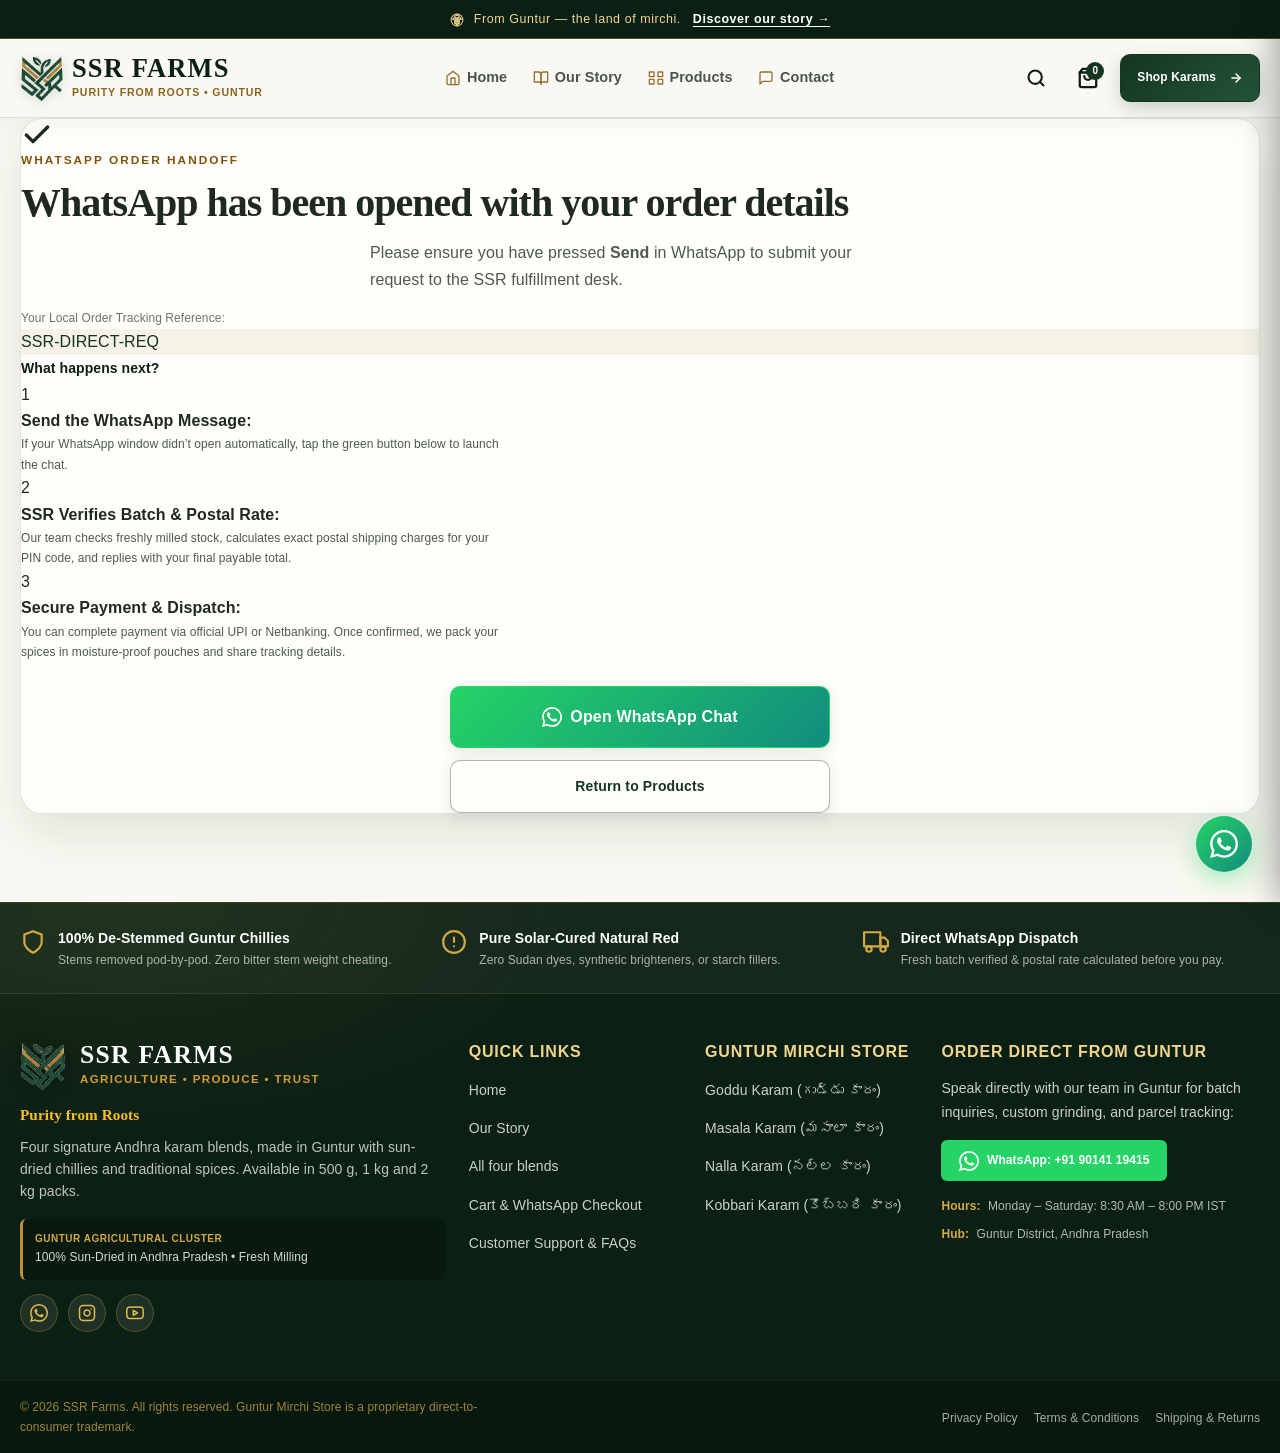
<file: order-success.html>
<!DOCTYPE html>
<html lang="en">
<head>
  <meta charset="UTF-8">
  <meta name="viewport" content="width=device-width, initial-scale=1.0">
  <!-- Security & Privacy Policies -->
  <meta http-equiv="Content-Security-Policy" content="default-src 'self'; script-src 'self'; style-src 'self' 'unsafe-inline' https://fonts.googleapis.com; font-src 'self' https://fonts.gstatic.com; img-src 'self' data: https:; connect-src 'self' https://wa.me; frame-ancestors 'none'; base-uri 'self'; form-action 'self' https://wa.me;">
  <meta name="referrer" content="strict-origin-when-cross-origin">
  <meta http-equiv="Permissions-Policy" content="camera=(), microphone=(), geolocation=()">
  <meta http-equiv="X-Content-Type-Options" content="nosniff">

  <!-- Favicon & Brand Icons -->
  <link rel="icon" type="image/png" href="assets/images/favicon.png">
  <link rel="shortcut icon" href="assets/images/favicon.ico">
  <link rel="apple-touch-icon" href="assets/images/favicon.png">
  <title>WhatsApp Order Request Submitted — SSR Foods</title>
  <meta name="description" content="Next steps for your SSR order handoff. Send your pre-filled WhatsApp message to confirm stock and delivery terms.">
  <meta name="theme-color" content="#234B36">

  <!-- Stylesheets -->
    <!-- Heritage & Clean Typography: Cormorant Garamond & Outfit -->
  <link rel="preconnect" href="https://fonts.googleapis.com">
  <link rel="preconnect" href="https://fonts.gstatic.com" crossorigin>
  <link href="https://fonts.googleapis.com/css2?family=Cormorant+Garamond:ital,wght@0,600;0,700;1,600&family=Outfit:wght@400;500;600;700&display=swap" rel="stylesheet">

  <!-- Stylesheets -->
  <link rel="stylesheet" href="css/reset.css">
  <link rel="stylesheet" href="css/variables.css">
  <link rel="stylesheet" href="css/global.css">
  <link rel="stylesheet" href="css/layout.css">
  <link rel="stylesheet" href="css/components.css">
  <link rel="stylesheet" href="css/pages.css">
  <link rel="stylesheet" href="css/responsive.css">
  <link rel="stylesheet" href="css/premium.css">
</head>
<body>
  <a href="#mainContent" class="skip-link">Skip to main content</a>
  <div id="site-header-container"></div>

  <main id="mainContent">
    <div class="site-container">
      <div class="order-success-card">
        <div class="success-icon-wrap" aria-hidden="true">
          <svg width="32" height="32" viewBox="0 0 24 24" fill="none" stroke="currentColor" stroke-width="2.5" stroke-linecap="round" stroke-linejoin="round">
            <polyline points="20 6 9 17 4 12"></polyline>
          </svg>
        </div>

        <span class="section-eyebrow">WhatsApp Order Handoff</span>
        <h1 style="font-size: clamp(1.8rem, 3.5vw, 2.5rem); margin-bottom: var(--space-3);">
          WhatsApp has been opened with your order details
        </h1>
        <p style="font-size: var(--text-base); color: var(--color-charcoal-light); max-width: 540px; margin: 0 auto var(--space-4);">
          Please ensure you have pressed <strong>Send</strong> in WhatsApp to submit your request to the SSR fulfillment desk.
        </p>

        <div>
          <span style="font-size: var(--text-xs); color: var(--color-charcoal-muted); display: block;">Your Local Order Tracking Reference:</span>
          <div class="order-ref-badge" id="displayOrderRef">SSR-DIRECT-REQ</div>
        </div>

        <!-- Placed Order Summary (Loaded from Storage) -->
        <div id="placedOrderDetailsCard" style="display: none; background: #FFFFFF; border: 1px solid var(--color-border); border-radius: var(--radius-md); padding: var(--space-5); margin: var(--space-6) auto; text-align: left; max-width: 520px; box-shadow: 0 4px 14px rgba(0,0,0,0.04);">
          <h2 style="font-size: 0.95rem; text-transform: uppercase; letter-spacing: 0.05em; color: var(--color-primary); margin-bottom: var(--space-3); padding-bottom: var(--space-2); border-bottom: 1px solid rgba(20,53,34,0.1);">
            Submitted Order Summary
          </h2>

          <div style="font-size: 0.84rem; margin-bottom: var(--space-3); line-height: 1.5;">
            <div style="color: var(--color-charcoal-muted); font-size: 11px; font-weight: 700; text-transform: uppercase;">Delivery Address:</div>
            <div id="placedOrderAddress" style="color: var(--color-charcoal); margin-top: 2px;"></div>
          </div>

          <div style="font-size: 0.84rem; margin-bottom: var(--space-3);">
            <div style="color: var(--color-charcoal-muted); font-size: 11px; font-weight: 700; text-transform: uppercase; margin-bottom: 4px;">Items Ordered:</div>
            <div id="placedOrderItemsList"></div>
          </div>

          <div style="display: flex; justify-content: space-between; align-items: baseline; padding-top: var(--space-2); border-top: 1px dashed var(--color-border); font-size: 0.9rem;">
            <span>Estimated Total:</span>
            <strong id="placedOrderTotal" style="color: var(--color-chilli-red); font-size: 1.15rem;">₹0</strong>
          </div>
        </div>

        <div class="next-steps-list">
          <strong style="color: var(--color-primary-dark); font-size: var(--text-sm);">What happens next?</strong>

          <div class="next-step-item">
            <span class="step-num">1</span>
            <div>
              <strong>Send the WhatsApp Message:</strong>
              <p style="margin: 0; font-size: 12px; color: var(--color-charcoal-light);">
                If your WhatsApp window didn’t open automatically, tap the green button below to launch the chat.
              </p>
            </div>
          </div>

          <div class="next-step-item">
            <span class="step-num">2</span>
            <div>
              <strong>SSR Verifies Batch & Postal Rate:</strong>
              <p style="margin: 0; font-size: 12px; color: var(--color-charcoal-light);">
                Our team checks freshly milled stock, calculates exact postal shipping charges for your PIN code, and replies with your final payable total.
              </p>
            </div>
          </div>

          <div class="next-step-item">
            <span class="step-num">3</span>
            <div>
              <strong>Secure Payment & Dispatch:</strong>
              <p style="margin: 0; font-size: 12px; color: var(--color-charcoal-light);">
                You can complete payment via official UPI or Netbanking. Once confirmed, we pack your spices in moisture-proof pouches and share tracking details.
              </p>
            </div>
          </div>
        </div>

        <div style="display: flex; flex-direction: column; gap: var(--space-3); max-width: 380px; margin: var(--space-6) auto 0;">
          <a href="#" id="reopenWhatsAppBtn" target="_blank" rel="noopener noreferrer" class="btn btn-whatsapp btn-lg">
            <svg width="20" height="20" viewBox="0 0 24 24" fill="currentColor" aria-hidden="true">
              <path d="M17.472 14.382c-.297-.149-1.758-.867-2.03-.967-.273-.099-.471-.148-.67.15-.197.297-.767.966-.94 1.164-.173.199-.347.223-.644.075-.297-.15-1.255-.463-2.39-1.475-.883-.788-1.48-1.761-1.653-2.059-.173-.297-.018-.458.13-.606.134-.133.298-.347.446-.52.149-.174.198-.298.298-.497.099-.198.05-.371-.025-.52-.075-.149-.669-1.612-.916-2.207-.242-.579-.487-.5-.669-.51-.173-.008-.371-.01-.57-.01-.198 0-.52.074-.792.372-.272.297-1.04 1.016-1.04 2.479 0 1.462 1.065 2.875 1.213 3.074.149.198 2.096 3.2 5.077 4.487.709.306 1.262.489 1.694.625.712.227 1.36.195 1.871.118.571-.085 1.758-.719 2.006-1.413.248-.694.248-1.289.173-1.413-.074-.124-.272-.198-.57-.347m-5.421 7.403h-.004a9.87 9.87 0 01-5.031-1.378l-.361-.214-3.741.982.998-3.648-.235-.374a9.86 9.86 0 01-1.51-5.26c.001-5.45 4.436-9.884 9.888-9.884 2.64 0 5.122 1.03 6.988 2.898a9.825 9.825 0 012.893 6.994c-.003 5.45-4.437 9.884-9.885 9.884m8.413-18.297A11.815 11.815 0 0012.05 0C5.495 0 .16 5.335.157 11.892c0 2.096.547 4.142 1.588 5.945L0 24l6.335-1.662a11.838 11.838 0 005.71 1.455h.005c6.554 0 11.89-5.335 11.893-11.893 0-3.18-1.238-6.168-3.486-8.414z"/>
            </svg>
            <span>Open WhatsApp Chat</span>
          </a>
          <a href="products.html" class="btn btn-outline">Return to Products</a>
        </div>
      </div>
    </div>
  </main>

  <div id="site-footer-container"></div>
  <script type="module" src="js/pages/order-success.js"></script>
</body>
</html>
</file>
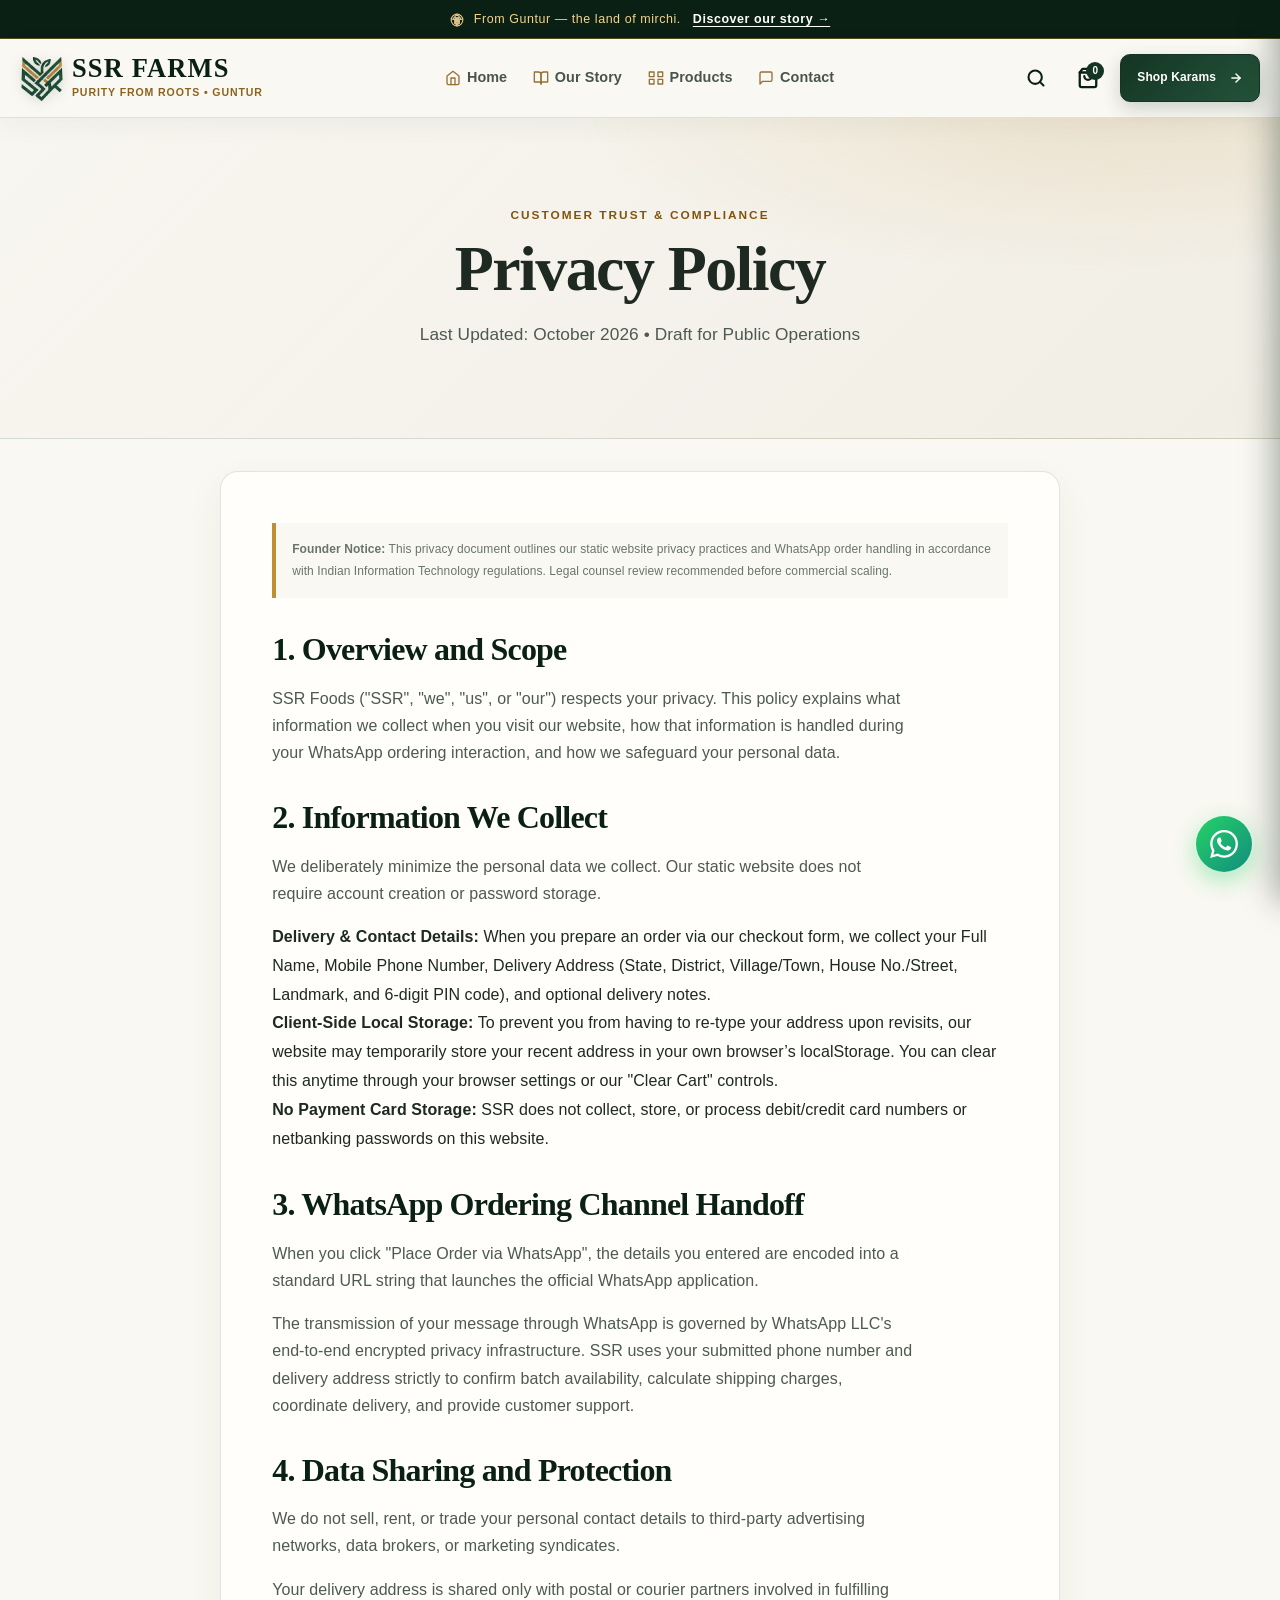
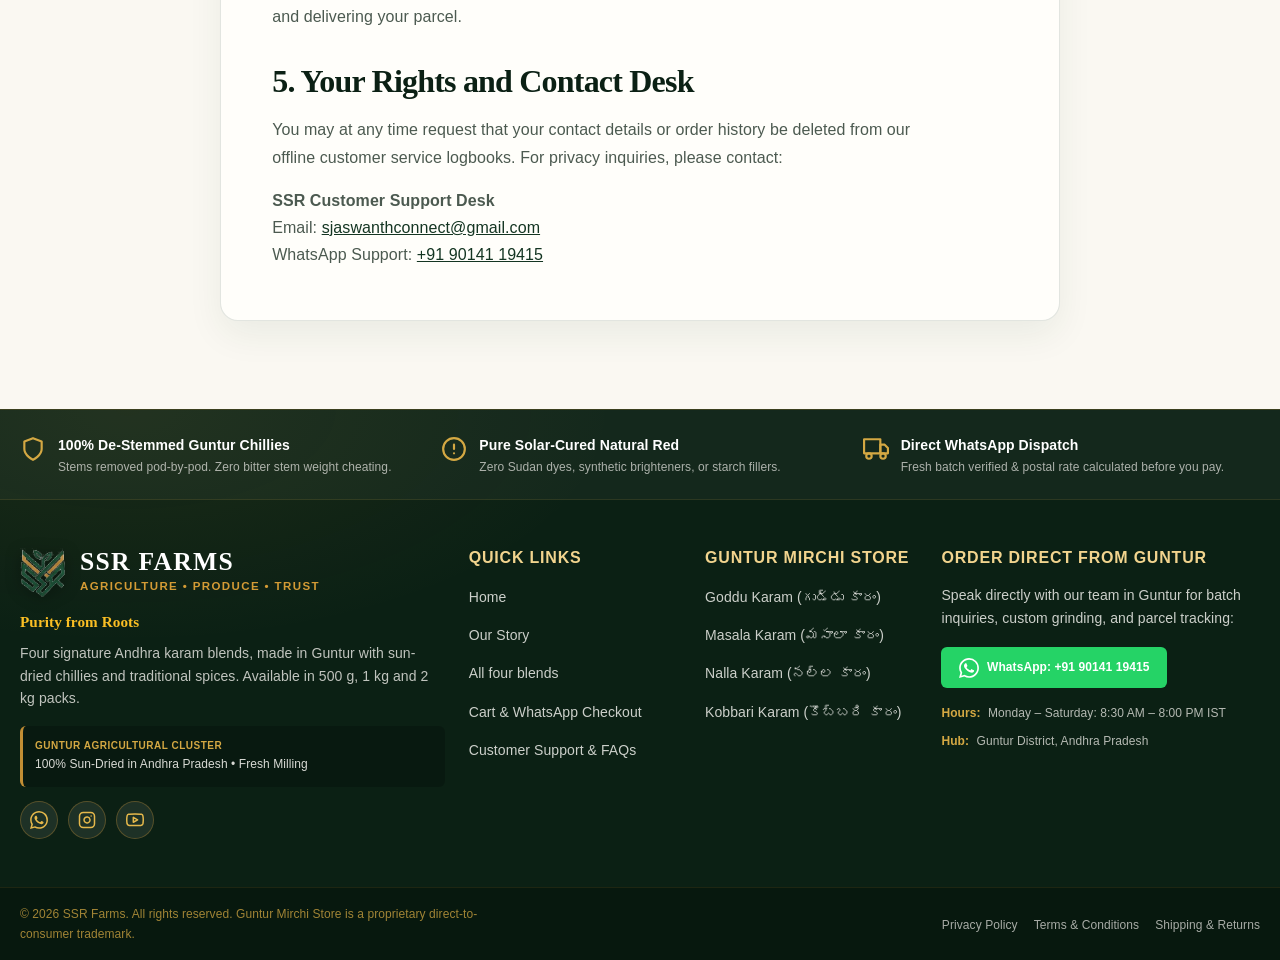
<file: privacy.html>
<!DOCTYPE html>
<html lang="en">
<head>
  <meta charset="UTF-8">
  <meta name="viewport" content="width=device-width, initial-scale=1.0">
  <!-- Security & Privacy Policies -->
  <meta http-equiv="Content-Security-Policy" content="default-src 'self'; script-src 'self'; style-src 'self' 'unsafe-inline' https://fonts.googleapis.com; font-src 'self' https://fonts.gstatic.com; img-src 'self' data: https:; connect-src 'self' https://wa.me; frame-ancestors 'none'; base-uri 'self'; form-action 'self' https://wa.me;">
  <meta name="referrer" content="strict-origin-when-cross-origin">
  <meta http-equiv="Permissions-Policy" content="camera=(), microphone=(), geolocation=()">
  <meta http-equiv="X-Content-Type-Options" content="nosniff">

  <!-- Favicon & Brand Icons -->
  <link rel="icon" type="image/png" href="assets/images/favicon.png">
  <link rel="shortcut icon" href="assets/images/favicon.ico">
  <link rel="apple-touch-icon" href="assets/images/favicon.png">
  <title>Privacy Policy — SSR Foods</title>
  <meta name="description" content="Privacy Policy for SSR Foods. Understand how customer delivery details and WhatsApp communications are protected and processed.">
  <meta name="theme-color" content="#234B36">

  <!-- Stylesheets -->
    <!-- Heritage & Clean Typography: Cormorant Garamond & Outfit -->
  <link rel="preconnect" href="https://fonts.googleapis.com">
  <link rel="preconnect" href="https://fonts.gstatic.com" crossorigin>
  <link href="https://fonts.googleapis.com/css2?family=Cormorant+Garamond:ital,wght@0,600;0,700;1,600&family=Outfit:wght@400;500;600;700&display=swap" rel="stylesheet">

  <!-- Stylesheets -->
  <link rel="stylesheet" href="css/reset.css">
  <link rel="stylesheet" href="css/variables.css">
  <link rel="stylesheet" href="css/global.css">
  <link rel="stylesheet" href="css/layout.css">
  <link rel="stylesheet" href="css/components.css">
  <link rel="stylesheet" href="css/pages.css">
  <link rel="stylesheet" href="css/responsive.css">
  <link rel="stylesheet" href="css/premium.css">
</head>
<body>
  <a href="#mainContent" class="skip-link">Skip to main content</a>
  <div id="site-header-container"></div>

  <main id="mainContent">
    <section class="catalogue-header" style="text-align: center;">
      <div class="site-container-narrow">
        <span class="section-eyebrow">Customer Trust & Compliance</span>
        <h1 class="section-title">Privacy Policy</h1>
        <p class="section-desc">Last Updated: October 2026 &bull; Draft for Public Operations</p>
      </div>
    </section>

    <div class="site-container-narrow">
      <article class="editorial-article">
        <div style="background: var(--color-cream); border-left: 4px solid var(--color-accent); padding: var(--space-4); margin-bottom: var(--space-6); font-size: var(--text-xs); color: var(--color-charcoal-muted);">
          <strong>Founder Notice:</strong> This privacy document outlines our static website privacy practices and WhatsApp order handling in accordance with Indian Information Technology regulations. Legal counsel review recommended before commercial scaling.
        </div>

        <h2>1. Overview and Scope</h2>
        <p>
          SSR Foods ("SSR", "we", "us", or "our") respects your privacy. This policy explains what information we collect when you visit our website, how that information is handled during your WhatsApp ordering interaction, and how we safeguard your personal data.
        </p>

        <h2>2. Information We Collect</h2>
        <p>
          We deliberately minimize the personal data we collect. Our static website does not require account creation or password storage.
        </p>
        <ul>
          <li><strong>Delivery & Contact Details:</strong> When you prepare an order via our checkout form, we collect your Full Name, Mobile Phone Number, Delivery Address (State, District, Village/Town, House No./Street, Landmark, and 6-digit PIN code), and optional delivery notes.</li>
          <li><strong>Client-Side Local Storage:</strong> To prevent you from having to re-type your address upon revisits, our website may temporarily store your recent address in your own browser’s localStorage. You can clear this anytime through your browser settings or our "Clear Cart" controls.</li>
          <li><strong>No Payment Card Storage:</strong> SSR does not collect, store, or process debit/credit card numbers or netbanking passwords on this website.</li>
        </ul>

        <h2>3. WhatsApp Ordering Channel Handoff</h2>
        <p>
          When you click "Place Order via WhatsApp", the details you entered are encoded into a standard URL string that launches the official WhatsApp application.
        </p>
        <p>
          The transmission of your message through WhatsApp is governed by WhatsApp LLC's end-to-end encrypted privacy infrastructure. SSR uses your submitted phone number and delivery address strictly to confirm batch availability, calculate shipping charges, coordinate delivery, and provide customer support.
        </p>

        <h2>4. Data Sharing and Protection</h2>
        <p>
          We do not sell, rent, or trade your personal contact details to third-party advertising networks, data brokers, or marketing syndicates.
        </p>
        <p>
          Your delivery address is shared only with postal or courier partners involved in fulfilling and delivering your parcel.
        </p>

        <h2>5. Your Rights and Contact Desk</h2>
        <p>
          You may at any time request that your contact details or order history be deleted from our offline customer service logbooks. For privacy inquiries, please contact:
        </p>
        <p>
          <strong>SSR Customer Support Desk</strong><br>
          Email: <a href="mailto:sjaswanthconnect@gmail.com" style="color: var(--color-primary); text-decoration: underline;">sjaswanthconnect@gmail.com</a><br>
          WhatsApp Support: <a href="https://wa.me/919014119415" target="_blank" rel="noopener noreferrer" style="color: var(--color-primary); text-decoration: underline;">+91 90141 19415</a>
        </p>
      </article>
    </div>
  </main>

  <div id="site-footer-container"></div>
  <script type="module" src="js/pages/policy.js"></script>
</body>
</html>
</file>
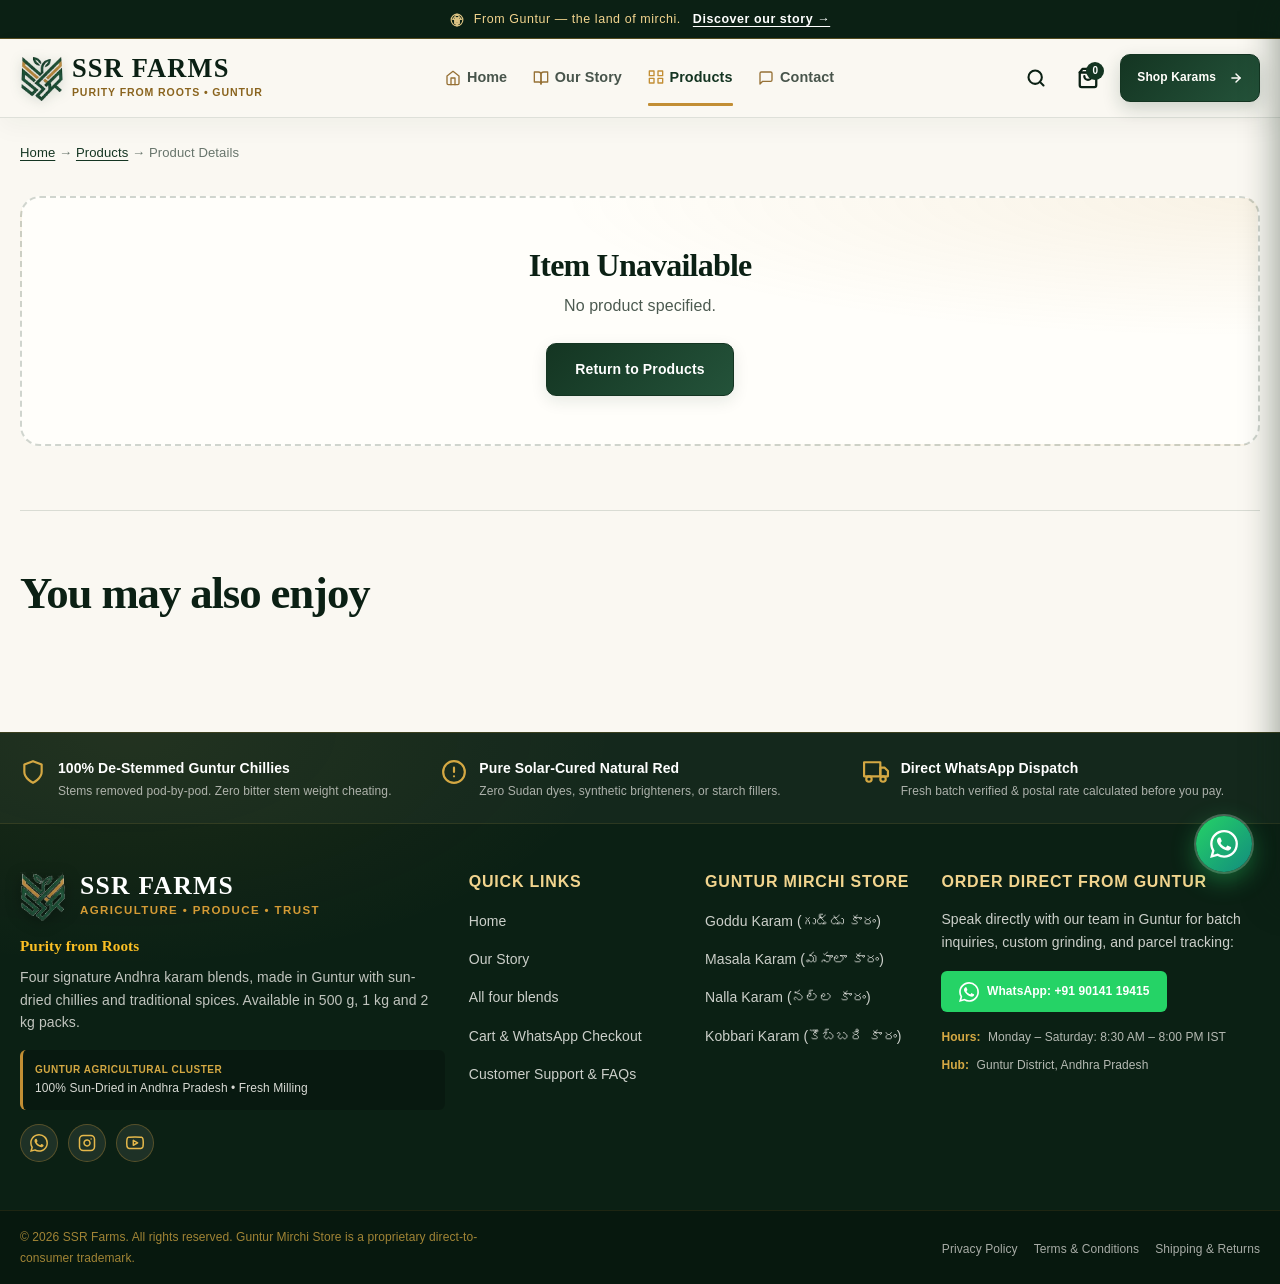
<file: product-details.html>
<!DOCTYPE html>
<html lang="en">
<head>
  <meta charset="UTF-8">
  <meta name="viewport" content="width=device-width, initial-scale=1.0">
  <!-- Security & Privacy Policies -->
  <meta http-equiv="Content-Security-Policy" content="default-src 'self'; script-src 'self'; style-src 'self' 'unsafe-inline' https://fonts.googleapis.com; font-src 'self' https://fonts.gstatic.com; img-src 'self' data: https:; connect-src 'self' https://wa.me; frame-ancestors 'none'; base-uri 'self'; form-action 'self' https://wa.me;">
  <meta name="referrer" content="strict-origin-when-cross-origin">
  <meta http-equiv="Permissions-Policy" content="camera=(), microphone=(), geolocation=()">
  <meta http-equiv="X-Content-Type-Options" content="nosniff">

  <!-- Favicon & Brand Icons -->
  <link rel="icon" type="image/png" href="assets/images/favicon.png">
  <link rel="shortcut icon" href="assets/images/favicon.ico">
  <link rel="apple-touch-icon" href="assets/images/favicon.png">
  <title>Product Details — SSR Foods</title>
  <meta name="description" content="View authentic product specifications, pack sizes, ingredients, and storage guidance for SSR farm spices.">
  <meta name="theme-color" content="#234B36">

    <!-- Heritage & Clean Typography: Cormorant Garamond & Outfit -->
    <!-- Heritage & Clean Typography: Cormorant Garamond & Outfit -->
  <link rel="preconnect" href="https://fonts.googleapis.com">
  <link rel="preconnect" href="https://fonts.gstatic.com" crossorigin>
  <link href="https://fonts.googleapis.com/css2?family=Cormorant+Garamond:ital,wght@0,600;0,700;1,600&family=Outfit:wght@400;500;600;700&display=swap" rel="stylesheet">

  <!-- Stylesheets -->
  <link rel="stylesheet" href="css/reset.css">
  <link rel="stylesheet" href="css/variables.css">
  <link rel="stylesheet" href="css/global.css">
  <link rel="stylesheet" href="css/layout.css">
  <link rel="stylesheet" href="css/components.css">
  <link rel="stylesheet" href="css/pages.css">
  <link rel="stylesheet" href="css/responsive.css">
  <link rel="stylesheet" href="css/premium.css">
</head>
<body>
  <a href="#mainContent" class="skip-link">Skip to main content</a>
  <div id="site-header-container"></div>

  <main id="mainContent">
    <div class="site-container" style="padding-top: var(--space-6);">
      <!-- Breadcrumb navigation -->
      <nav aria-label="Breadcrumb" class="product-breadcrumbs">
        <a href="index.html" style="text-decoration: underline;">Home</a> &rarr; 
        <a href="products.html" style="text-decoration: underline;">Products</a> &rarr; 
        <span id="breadcrumbCurrent">Product Details</span>
      </nav>

      <!-- Dynamic Product Detail Mount Point -->
      <div id="productDetailContainer">
        <!-- Rendered by js/pages/product-details.js -->
        <div style="text-align: center; padding: var(--space-16) 0;">
          <p>Loading spice details...</p>
        </div>
      </div>

      <!-- Related Products Section -->
      <section class="related-products-section">
        <h2>You may also enjoy</h2>
        <div class="products-grid" id="relatedProductsGrid">
          <!-- Injected via product-details.js -->
        </div>
      </section>
    </div>
  </main>

  <div id="site-footer-container"></div>
  <script type="module" src="js/pages/product-details.js"></script>
</body>
</html>
</file>
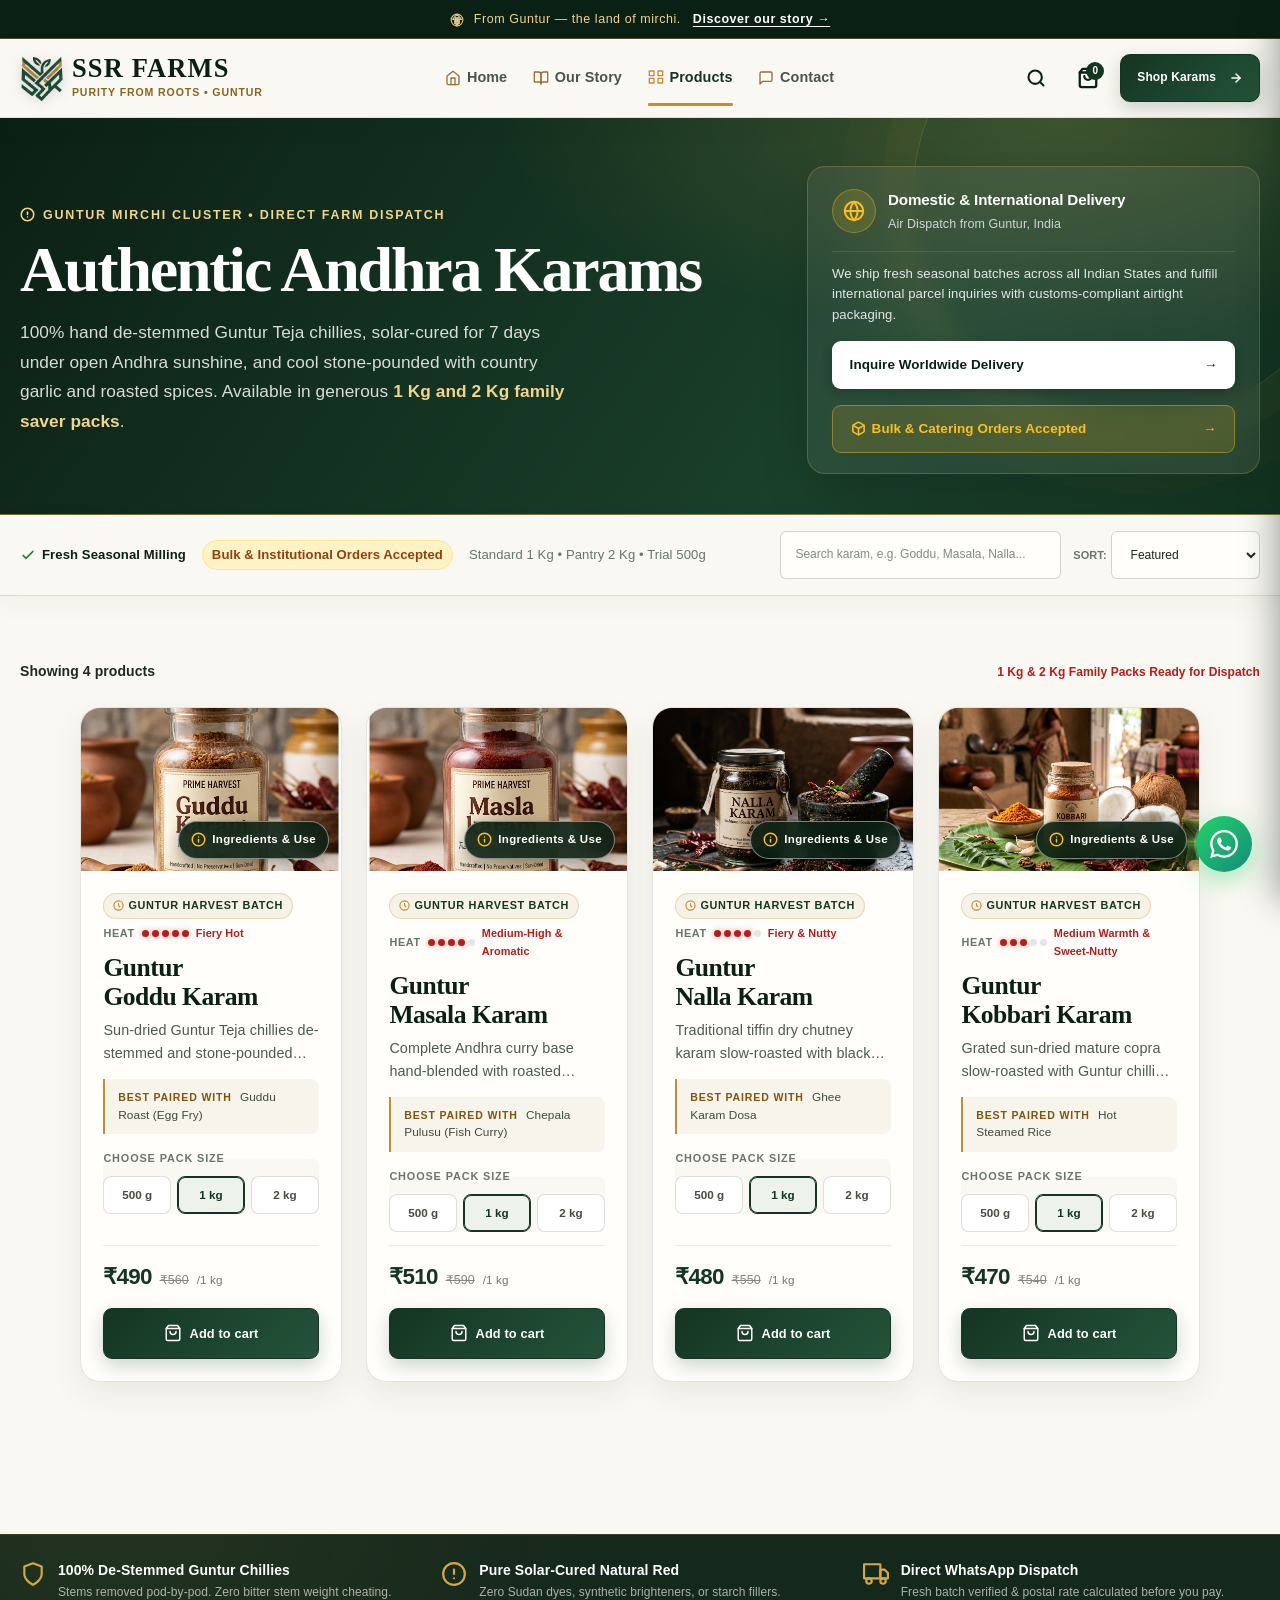
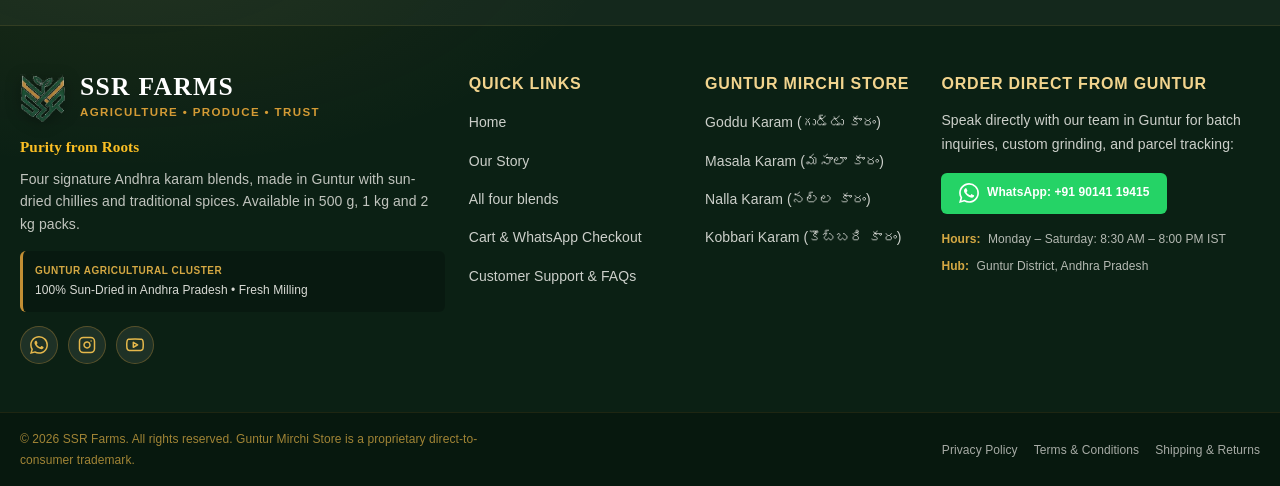
<file: products.html>
<!DOCTYPE html>
<html lang="en">
<head>
  <meta charset="UTF-8">
  <meta name="viewport" content="width=device-width, initial-scale=1.0">
  <!-- Security & Privacy Policies -->
  <meta http-equiv="Content-Security-Policy" content="default-src 'self'; script-src 'self'; style-src 'self' 'unsafe-inline' https://fonts.googleapis.com; font-src 'self' https://fonts.gstatic.com; img-src 'self' data: https:; connect-src 'self' https://wa.me; frame-ancestors 'none'; base-uri 'self'; form-action 'self' https://wa.me;">
  <meta name="referrer" content="strict-origin-when-cross-origin">
  <meta http-equiv="Permissions-Policy" content="camera=(), microphone=(), geolocation=()">
  <meta http-equiv="X-Content-Type-Options" content="nosniff">

  <!-- Favicon & Brand Icons -->
  <link rel="icon" type="image/png" href="assets/images/favicon.png">
  <link rel="shortcut icon" href="assets/images/favicon.ico">
  <link rel="apple-touch-icon" href="assets/images/favicon.png">
  <title>Products — Pure Guntur Karam in 1Kg & 2Kg Packs | SSR Foods</title>
  <meta name="description" content="Order authentic Andhra karam direct from Guntur. 100% hand de-stemmed, sun-dried, stone-pounded Goddu Karam, Masala Karam, Nalla Karam & Kobbari Karam in 1Kg & 2Kg packs.">
  <meta name="theme-color" content="#143522">

  <!-- Open Graph -->
  <meta property="og:title" content="Products — Pure Guntur Karam | SSR Foods">
  <meta property="og:description" content="Shop our 4 authentic Guntur home karam recipes in generous 1Kg & 2Kg family packs. Direct dispatch via WhatsApp.">
  <meta property="og:type" content="website">

    <!-- Heritage & Clean Typography: Cormorant Garamond & Outfit -->
    <!-- Heritage & Clean Typography: Cormorant Garamond & Outfit -->
  <link rel="preconnect" href="https://fonts.googleapis.com">
  <link rel="preconnect" href="https://fonts.gstatic.com" crossorigin>
  <link href="https://fonts.googleapis.com/css2?family=Cormorant+Garamond:ital,wght@0,600;0,700;1,600&family=Outfit:wght@400;500;600;700&display=swap" rel="stylesheet">

  <!-- Stylesheets -->
  <link rel="stylesheet" href="css/reset.css">
  <link rel="stylesheet" href="css/variables.css">
  <link rel="stylesheet" href="css/global.css">
  <link rel="stylesheet" href="css/layout.css">
  <link rel="stylesheet" href="css/components.css">
  <link rel="stylesheet" href="css/pages.css">
  <link rel="stylesheet" href="css/responsive.css">
  <style>
    /* Formal Executive Hero for Products Catalogue */
    .catalogue-formal-hero {
      background: linear-gradient(135deg, #0B2014 0%, #143522 100%);
      color: #FFFFFF;
      padding: var(--space-12) 0 var(--space-10);
      position: relative;
      border-bottom: 2px solid var(--color-chilli-red);
    }

    .catalogue-hero-grid {
      display: grid;
      grid-template-columns: 1fr;
      gap: var(--space-8);
      align-items: center;
    }

    @media (min-width: 992px) {
      .catalogue-hero-grid {
        grid-template-columns: 1.25fr 0.75fr;
      }
    }

    .catalogue-hero-text .hero-kicker {
      display: inline-flex;
      align-items: center;
      gap: 8px;
      font-size: 0.78rem;
      font-weight: 800;
      text-transform: uppercase;
      letter-spacing: 0.1em;
      color: #FBBF24;
      margin-bottom: var(--space-3);
    }

    .catalogue-hero-text .hero-title {
      color: #FFFFFF;
      font-size: clamp(2.2rem, 4.2vw, 3.4rem);
      line-height: 1.18;
      margin-bottom: var(--space-4);
      font-weight: 700;
    }

    .catalogue-hero-text .hero-desc {
      color: #FDFBF7;
      font-size: clamp(1rem, 1.4vw, 1.15rem);
      line-height: 1.7;
      margin-bottom: 0;
      max-width: 620px;
    }

    /* Formal International & Domestic Delivery Badge Card */
    .delivery-service-panel {
      background: rgba(255, 255, 255, 0.06);
      border: 1px solid rgba(255, 255, 255, 0.16);
      border-radius: var(--radius-md);
      padding: var(--space-5) var(--space-6);
      backdrop-filter: blur(10px);
      -webkit-backdrop-filter: blur(10px);
      display: flex;
      flex-direction: column;
      gap: var(--space-4);
    }

    .delivery-service-header {
      display: flex;
      align-items: center;
      gap: 12px;
    }

    .delivery-service-icon {
      width: 44px;
      height: 44px;
      border-radius: 50%;
      background: rgba(251, 191, 36, 0.15);
      border: 1px solid rgba(251, 191, 36, 0.35);
      color: #FBBF24;
      display: flex;
      align-items: center;
      justify-content: center;
      flex-shrink: 0;
    }

    .delivery-service-meta strong {
      display: block;
      color: #FFFFFF;
      font-size: 0.95rem;
      font-weight: 800;
      letter-spacing: -0.01em;
    }

    .delivery-service-meta span {
      display: block;
      color: #D1D5DB;
      font-size: 0.78rem;
      margin-top: 2px;
    }

    .delivery-service-body {
      font-size: 0.82rem;
      color: #E5E7EB;
      line-height: 1.55;
      padding-top: var(--space-3);
      border-top: 1px solid rgba(255, 255, 255, 0.1);
    }

    .delivery-service-btn {
      display: inline-flex;
      align-items: center;
      justify-content: space-between;
      gap: 8px;
      padding: 0.75rem 1.1rem;
      background: #FFFFFF;
      color: var(--color-primary-dark);
      font-size: 0.84rem;
      font-weight: 800;
      border-radius: var(--radius-sm);
      text-decoration: none;
      transition: all var(--transition-fast);
      box-shadow: 0 4px 12px rgba(0, 0, 0, 0.2);
    }

    .delivery-service-btn:hover {
      background: #FDFBF7;
      color: var(--color-chilli-red);
      transform: translateY(-2px);
      box-shadow: 0 6px 16px rgba(0, 0, 0, 0.25);
    }
  </style>
  <link rel="stylesheet" href="css/premium.css">
</head>
<body>
  <a href="#mainContent" class="skip-link">Skip to main content</a>
  <div id="site-header-container"></div>

  <main id="mainContent">
    <!-- Formal Executive Catalogue Header -->
    <section class="catalogue-formal-hero">
      <div class="site-container">
        <div class="catalogue-hero-grid">
          <div class="catalogue-hero-text">
            <span class="hero-kicker">
              <svg width="15" height="15" viewBox="0 0 24 24" fill="none" stroke="currentColor" stroke-width="2.5" stroke-linecap="round" stroke-linejoin="round" aria-hidden="true">
                <circle cx="12" cy="12" r="10"></circle>
                <line x1="12" y1="8" x2="12" y2="12"></line>
                <line x1="12" y1="16" x2="12.01" y2="16"></line>
              </svg>
              Guntur Mirchi Cluster &bull; Direct Farm Dispatch
            </span>
            <h1 class="hero-title">Authentic Andhra Karams</h1>
            <p class="hero-desc">
              100% hand de-stemmed Guntur Teja chillies, solar-cured for 7 days under open Andhra sunshine, and cool stone-pounded with country garlic and roasted spices. Available in generous <strong>1 Kg and 2 Kg family saver packs</strong>.
            </p>
          </div>

          <!-- Formal Worldwide & Domestic Delivery Card -->
          <div class="delivery-service-panel">
            <div class="delivery-service-header">
              <div class="delivery-service-icon" aria-hidden="true">
                <svg width="22" height="22" viewBox="0 0 24 24" fill="none" stroke="currentColor" stroke-width="2.2" stroke-linecap="round" stroke-linejoin="round">
                  <circle cx="12" cy="12" r="10"></circle>
                  <line x1="2" y1="12" x2="22" y2="12"></line>
                  <path d="M12 2a15.3 15.3 0 0 1 4 10 15.3 15.3 0 0 1-4 10 15.3 15.3 0 0 1-4-10 15.3 15.3 0 0 1 4-10z"></path>
                </svg>
              </div>
              <div class="delivery-service-meta">
                <strong>Domestic &amp; International Delivery</strong>
                <span>Air Dispatch from Guntur, India</span>
              </div>
            </div>

            <div class="delivery-service-body">
              We ship fresh seasonal batches across all Indian States and fulfill international parcel inquiries with customs-compliant airtight packaging.
            </div>

            <a href="#" class="delivery-service-btn" id="internationalDeliveryLink" target="_blank" rel="noopener noreferrer">
              <span>Inquire Worldwide Delivery</span>
              <span aria-hidden="true">&rarr;</span>
            </a>

            <!-- Formal Bulk & Catering Order Channel -->
            <a href="#" class="delivery-service-btn" id="bulkOrderLink" target="_blank" rel="noopener noreferrer" style="background: rgba(251, 191, 36, 0.15); color: #FBBF24; border: 1px solid rgba(251, 191, 36, 0.4); box-shadow: none;">
              <span style="display: flex; align-items: center; gap: 6px;">
                <svg width="15" height="15" viewBox="0 0 24 24" fill="none" stroke="currentColor" stroke-width="2.5" stroke-linecap="round" stroke-linejoin="round" aria-hidden="true"><path d="M21 16V8a2 2 0 0 0-1-1.73l-7-4a2 2 0 0 0-2 0l-7 4A2 2 0 0 0 3 8v8a2 2 0 0 0 1 1.73l7 4a2 2 0 0 0 2 0l7-4A2 2 0 0 0 21 16z"></path><polyline points="3.27 6.96 12 12.01 20.73 6.96"></polyline><line x1="12" y1="22.08" x2="12" y2="12"></line></svg>
                Bulk &amp; Catering Orders Accepted
              </span>
              <span aria-hidden="true">&rarr;</span>
            </a>
          </div>
        </div>
      </div>
    </section>

    <!-- Catalogue Search & Sorting Toolbar -->
    <div class="catalogue-toolbar" role="region" aria-label="Catalogue search and sorting">
      <div class="site-container">
        <div class="toolbar-inner">
          <div style="display: flex; align-items: center; gap: var(--space-4); flex-wrap: wrap;">
            <span style="font-size: 0.82rem; font-weight: 700; color: var(--color-primary-dark); display: inline-flex; align-items: center; gap: 6px;">
              <svg width="16" height="16" viewBox="0 0 24 24" fill="none" stroke="currentColor" stroke-width="2.5" style="color: var(--color-success);"><polyline points="20 6 9 17 4 12"></polyline></svg>
              Fresh Seasonal Milling
            </span>
            <span style="font-size: 0.82rem; font-weight: 700; color: #92400E; background: #FEF3C7; padding: 3px 9px; border-radius: var(--radius-pill); border: 1px solid #FDE68A;">
              Bulk &amp; Institutional Orders Accepted
            </span>
            <span style="font-size: 0.82rem; color: var(--color-charcoal-muted);">
              Standard 1 Kg &bull; Pantry 2 Kg &bull; Trial 500g
            </span>
          </div>

          <div style="display: flex; align-items: center; gap: var(--space-3); flex: 1; max-width: 480px; justify-content: flex-end;">
            <div style="position: relative; flex: 1; min-width: 180px;">
              <input 
                type="search" 
                id="catalogueSearchInput" 
                class="form-input" 
                placeholder="Search karam, e.g. Goddu, Masala, Nalla..." 
                aria-label="Filter products by keyword"
                style="padding: 0.55rem 0.9rem; font-size: var(--text-xs); border-radius: var(--radius-sm);"
              />
            </div>

            <div class="sort-select-wrap">
              <label for="catalogueSortSelect" style="color: var(--color-charcoal-muted); font-size: 11px; font-weight: 700; text-transform: uppercase;">Sort:</label>
              <select id="catalogueSortSelect" class="form-select" style="padding: 0.55rem 0.9rem; font-size: var(--text-xs); width: auto; border-radius: var(--radius-sm);">
                <option value="default">Featured</option>
                <option value="price-low">Price: Low to High</option>
                <option value="price-high">Price: High to Low</option>
                <option value="name-asc">Alphabetical</option>
              </select>
            </div>
          </div>
        </div>
      </div>
    </div>

    <!-- Products Grid Section -->
    <section class="section-padding" style="background-color: var(--color-cream); min-height: 520px;">
      <div class="site-container">
        <div style="display: flex; justify-content: space-between; align-items: baseline; margin-bottom: var(--space-6);">
          <span id="productCountLabel" style="font-size: var(--text-sm); font-weight: 800; color: var(--color-charcoal);">Showing 4 Guntur Karams</span>
          <span style="font-size: var(--text-xs); color: var(--color-chilli-red); font-weight: 800;">
            1 Kg &amp; 2 Kg Family Packs Ready for Dispatch
          </span>
        </div>

        <div class="products-grid" id="catalogueProductsGrid">
          <!-- Injected dynamically via products.js -->
        </div>
      </div>
    </section>
  </main>

  <div id="site-footer-container"></div>
  <script type="module" src="js/pages/products.js"></script>
</body>
</html>
</file>
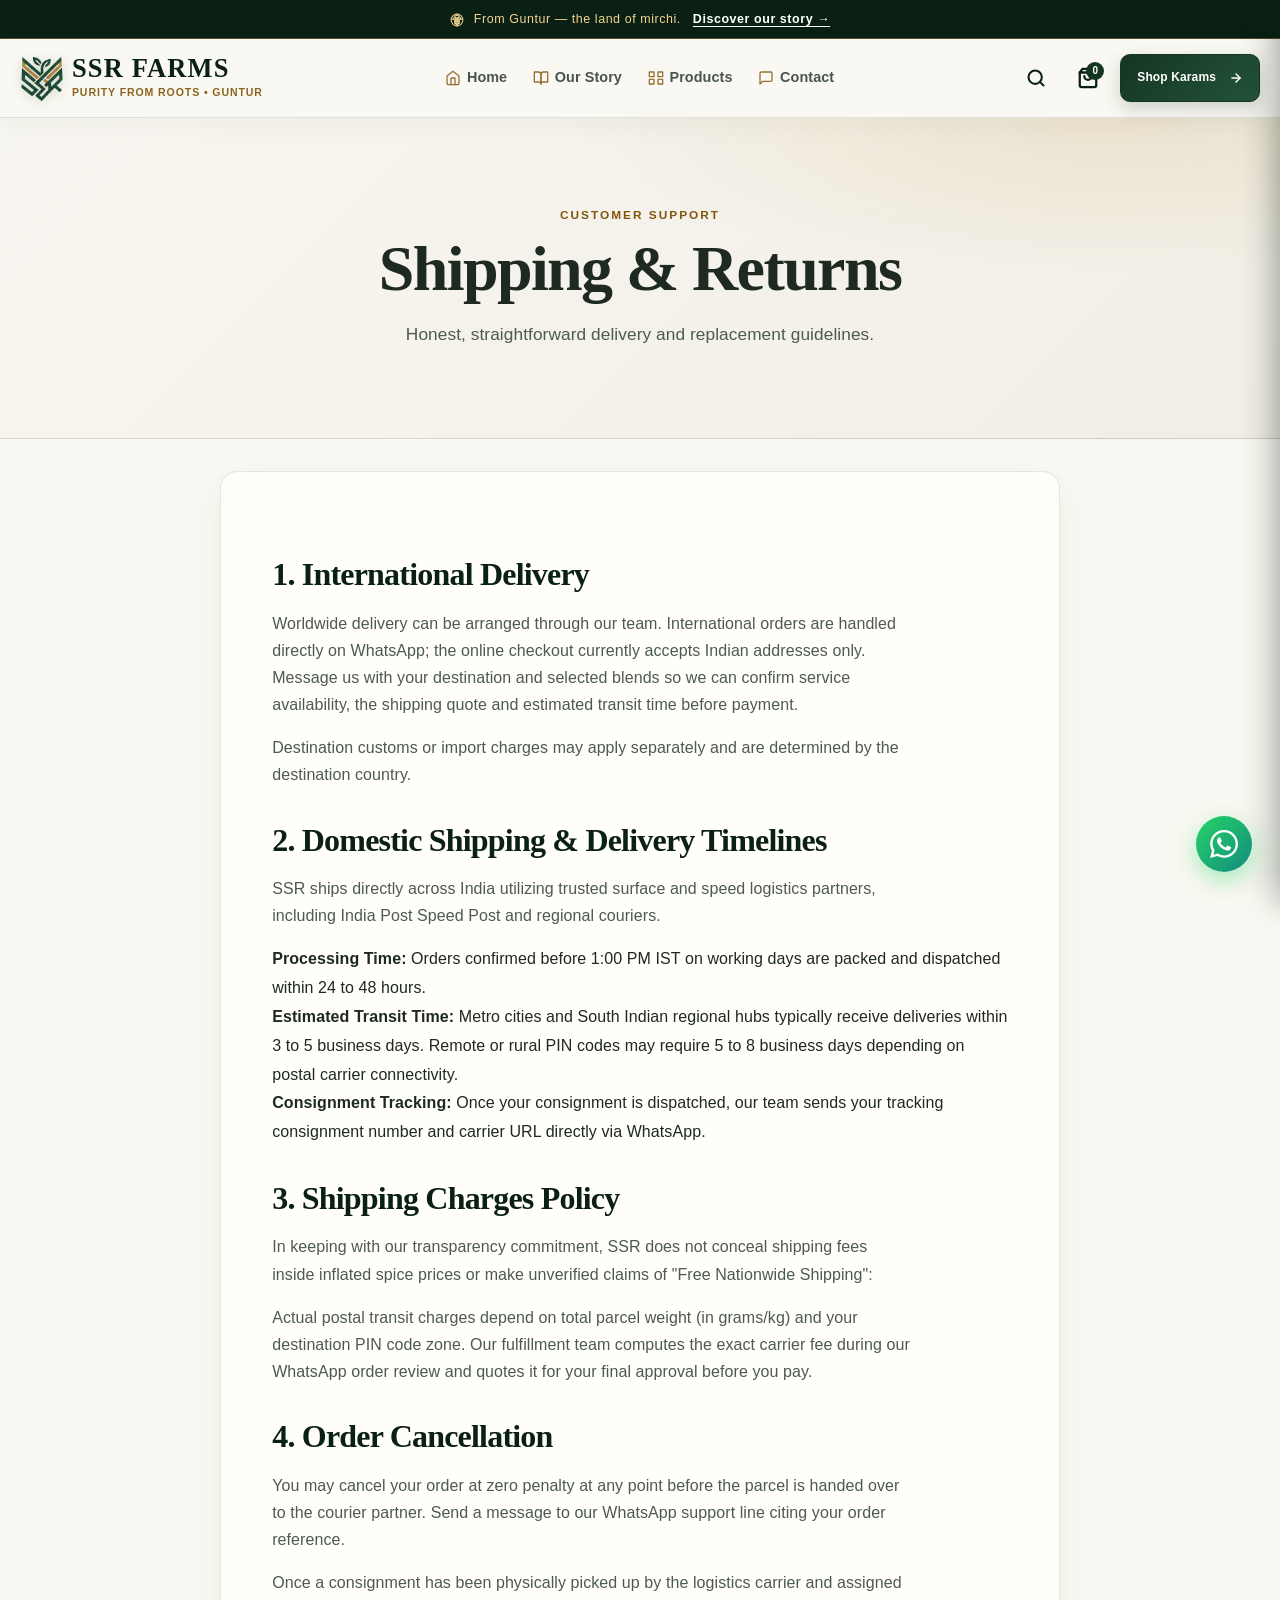
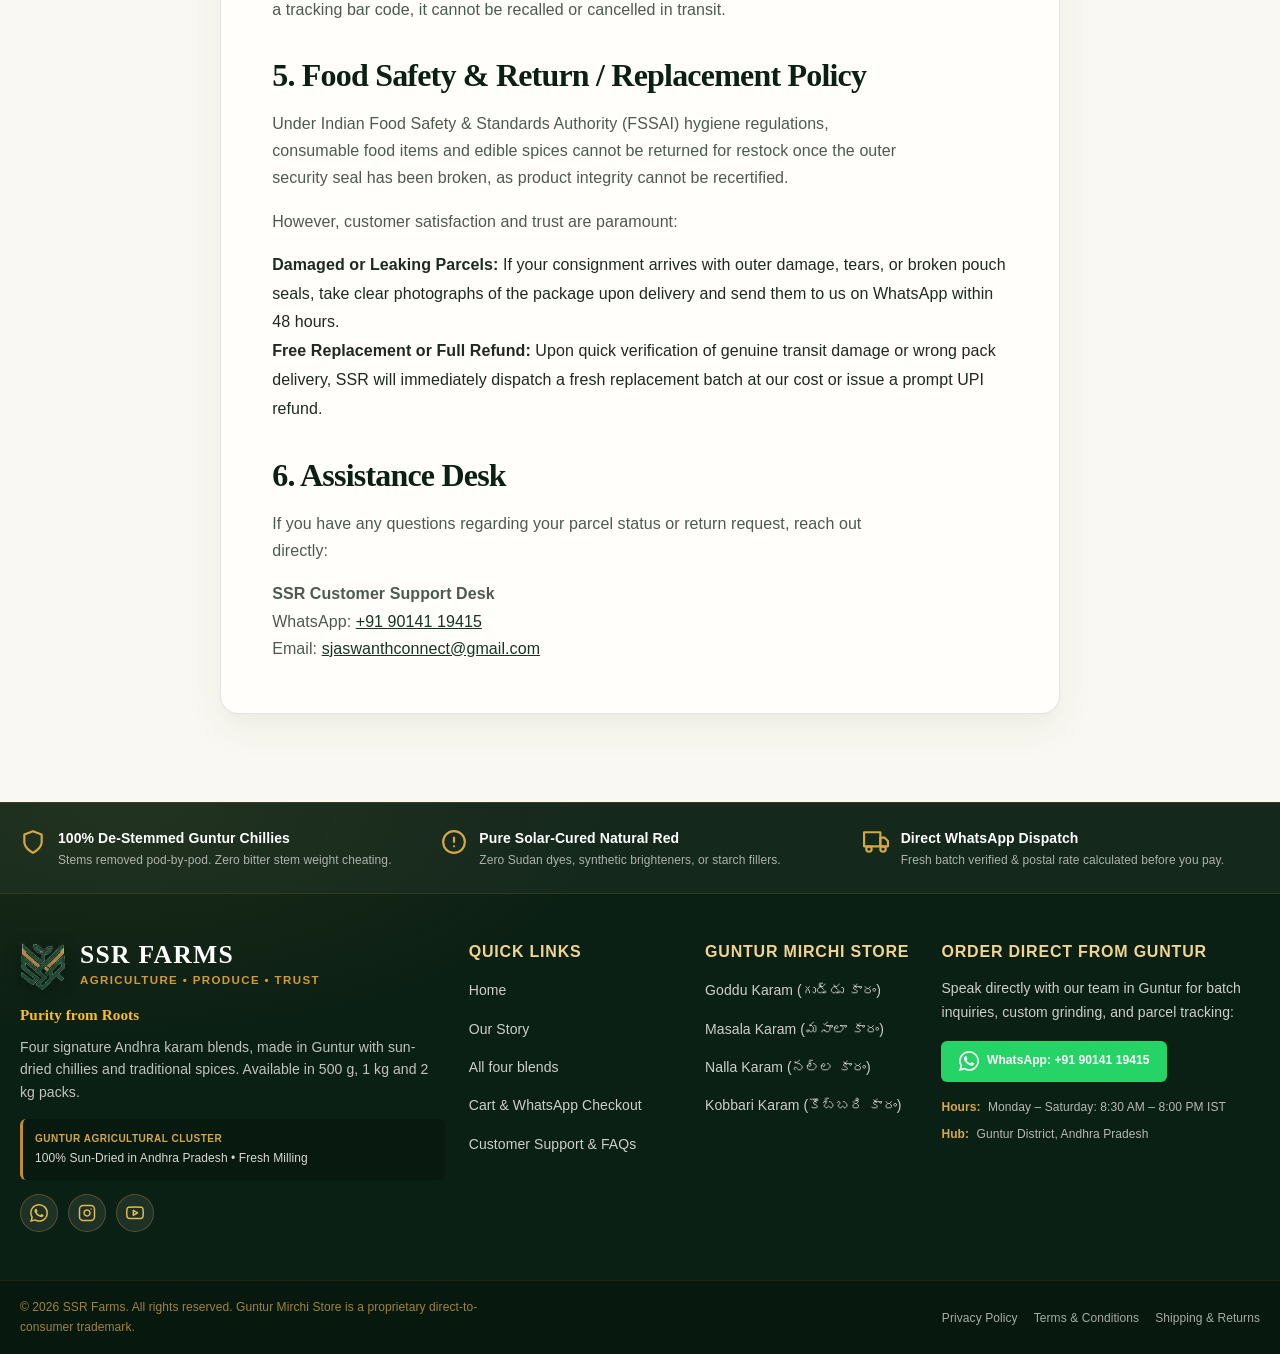
<file: shipping-returns.html>
<!DOCTYPE html>
<html lang="en">
<head>
  <meta charset="UTF-8">
  <meta name="viewport" content="width=device-width, initial-scale=1.0">
  <!-- Security & Privacy Policies -->
  <meta http-equiv="Content-Security-Policy" content="default-src 'self'; script-src 'self'; style-src 'self' 'unsafe-inline' https://fonts.googleapis.com; font-src 'self' https://fonts.gstatic.com; img-src 'self' data: https:; connect-src 'self' https://wa.me; frame-ancestors 'none'; base-uri 'self'; form-action 'self' https://wa.me;">
  <meta name="referrer" content="strict-origin-when-cross-origin">
  <meta http-equiv="Permissions-Policy" content="camera=(), microphone=(), geolocation=()">
  <meta http-equiv="X-Content-Type-Options" content="nosniff">

  <!-- Favicon & Brand Icons -->
  <link rel="icon" type="image/png" href="assets/images/favicon.png">
  <link rel="shortcut icon" href="assets/images/favicon.ico">
  <link rel="apple-touch-icon" href="assets/images/favicon.png">
  <title>Shipping & Return Policy — SSR Foods</title>
  <meta name="description" content="Transparent shipping timelines, postal rates calculation, cancellation rules, and food replacement policy for SSR Foods.">
  <meta name="theme-color" content="#234B36">

  <!-- Stylesheets -->
    <!-- Heritage & Clean Typography: Cormorant Garamond & Outfit -->
  <link rel="preconnect" href="https://fonts.googleapis.com">
  <link rel="preconnect" href="https://fonts.gstatic.com" crossorigin>
  <link href="https://fonts.googleapis.com/css2?family=Cormorant+Garamond:ital,wght@0,600;0,700;1,600&family=Outfit:wght@400;500;600;700&display=swap" rel="stylesheet">

  <!-- Stylesheets -->
  <link rel="stylesheet" href="css/reset.css">
  <link rel="stylesheet" href="css/variables.css">
  <link rel="stylesheet" href="css/global.css">
  <link rel="stylesheet" href="css/layout.css">
  <link rel="stylesheet" href="css/components.css">
  <link rel="stylesheet" href="css/pages.css">
  <link rel="stylesheet" href="css/responsive.css">
  <link rel="stylesheet" href="css/premium.css">
</head>
<body>
  <a href="#mainContent" class="skip-link">Skip to main content</a>
  <div id="site-header-container"></div>

  <main id="mainContent">
    <section class="catalogue-header" style="text-align: center;">
      <div class="site-container-narrow">
        <span class="section-eyebrow">Customer Support</span>
        <h1 class="section-title">Shipping & Returns</h1>
        <p class="section-desc">Honest, straightforward delivery and replacement guidelines.</p>
      </div>
    </section>

    <div class="site-container-narrow">
      <article class="editorial-article">
        <h2>1. International Delivery</h2>
        <p>
          Worldwide delivery can be arranged through our team. International orders are handled directly on WhatsApp; the online checkout currently accepts Indian addresses only. Message us with your destination and selected blends so we can confirm service availability, the shipping quote and estimated transit time before payment.
        </p>
        <p>
          Destination customs or import charges may apply separately and are determined by the destination country.
        </p>

        <h2>2. Domestic Shipping & Delivery Timelines</h2>
        <p>
          SSR ships directly across India utilizing trusted surface and speed logistics partners, including India Post Speed Post and regional couriers.
        </p>
        <ul>
          <li><strong>Processing Time:</strong> Orders confirmed before 1:00 PM IST on working days are packed and dispatched within 24 to 48 hours.</li>
          <li><strong>Estimated Transit Time:</strong> Metro cities and South Indian regional hubs typically receive deliveries within 3 to 5 business days. Remote or rural PIN codes may require 5 to 8 business days depending on postal carrier connectivity.</li>
          <li><strong>Consignment Tracking:</strong> Once your consignment is dispatched, our team sends your tracking consignment number and carrier URL directly via WhatsApp.</li>
        </ul>

        <h2>3. Shipping Charges Policy</h2>
        <p>
          In keeping with our transparency commitment, SSR does not conceal shipping fees inside inflated spice prices or make unverified claims of "Free Nationwide Shipping":
        </p>
        <p>
          Actual postal transit charges depend on total parcel weight (in grams/kg) and your destination PIN code zone. Our fulfillment team computes the exact carrier fee during our WhatsApp order review and quotes it for your final approval before you pay.
        </p>

        <h2>4. Order Cancellation</h2>
        <p>
          You may cancel your order at zero penalty at any point before the parcel is handed over to the courier partner. Send a message to our WhatsApp support line citing your order reference.
        </p>
        <p>
          Once a consignment has been physically picked up by the logistics carrier and assigned a tracking bar code, it cannot be recalled or cancelled in transit.
        </p>

        <h2>5. Food Safety & Return / Replacement Policy</h2>
        <p>
          Under Indian Food Safety & Standards Authority (FSSAI) hygiene regulations, consumable food items and edible spices cannot be returned for restock once the outer security seal has been broken, as product integrity cannot be recertified.
        </p>
        <p>
          However, customer satisfaction and trust are paramount:
        </p>
        <ul>
          <li><strong>Damaged or Leaking Parcels:</strong> If your consignment arrives with outer damage, tears, or broken pouch seals, take clear photographs of the package upon delivery and send them to us on WhatsApp within 48 hours.</li>
          <li><strong>Free Replacement or Full Refund:</strong> Upon quick verification of genuine transit damage or wrong pack delivery, SSR will immediately dispatch a fresh replacement batch at our cost or issue a prompt UPI refund.</li>
        </ul>

        <h2>6. Assistance Desk</h2>
        <p>
          If you have any questions regarding your parcel status or return request, reach out directly:
        </p>
        <p>
          <strong>SSR Customer Support Desk</strong><br>
          WhatsApp: <a href="https://wa.me/919014119415" target="_blank" rel="noopener noreferrer" style="color: var(--color-primary); text-decoration: underline;">+91 90141 19415</a><br>
          Email: <a href="mailto:sjaswanthconnect@gmail.com" style="color: var(--color-primary); text-decoration: underline;">sjaswanthconnect@gmail.com</a>
        </p>
      </article>
    </div>
  </main>

  <div id="site-footer-container"></div>
  <script type="module" src="js/pages/policy.js"></script>
</body>
</html>
</file>
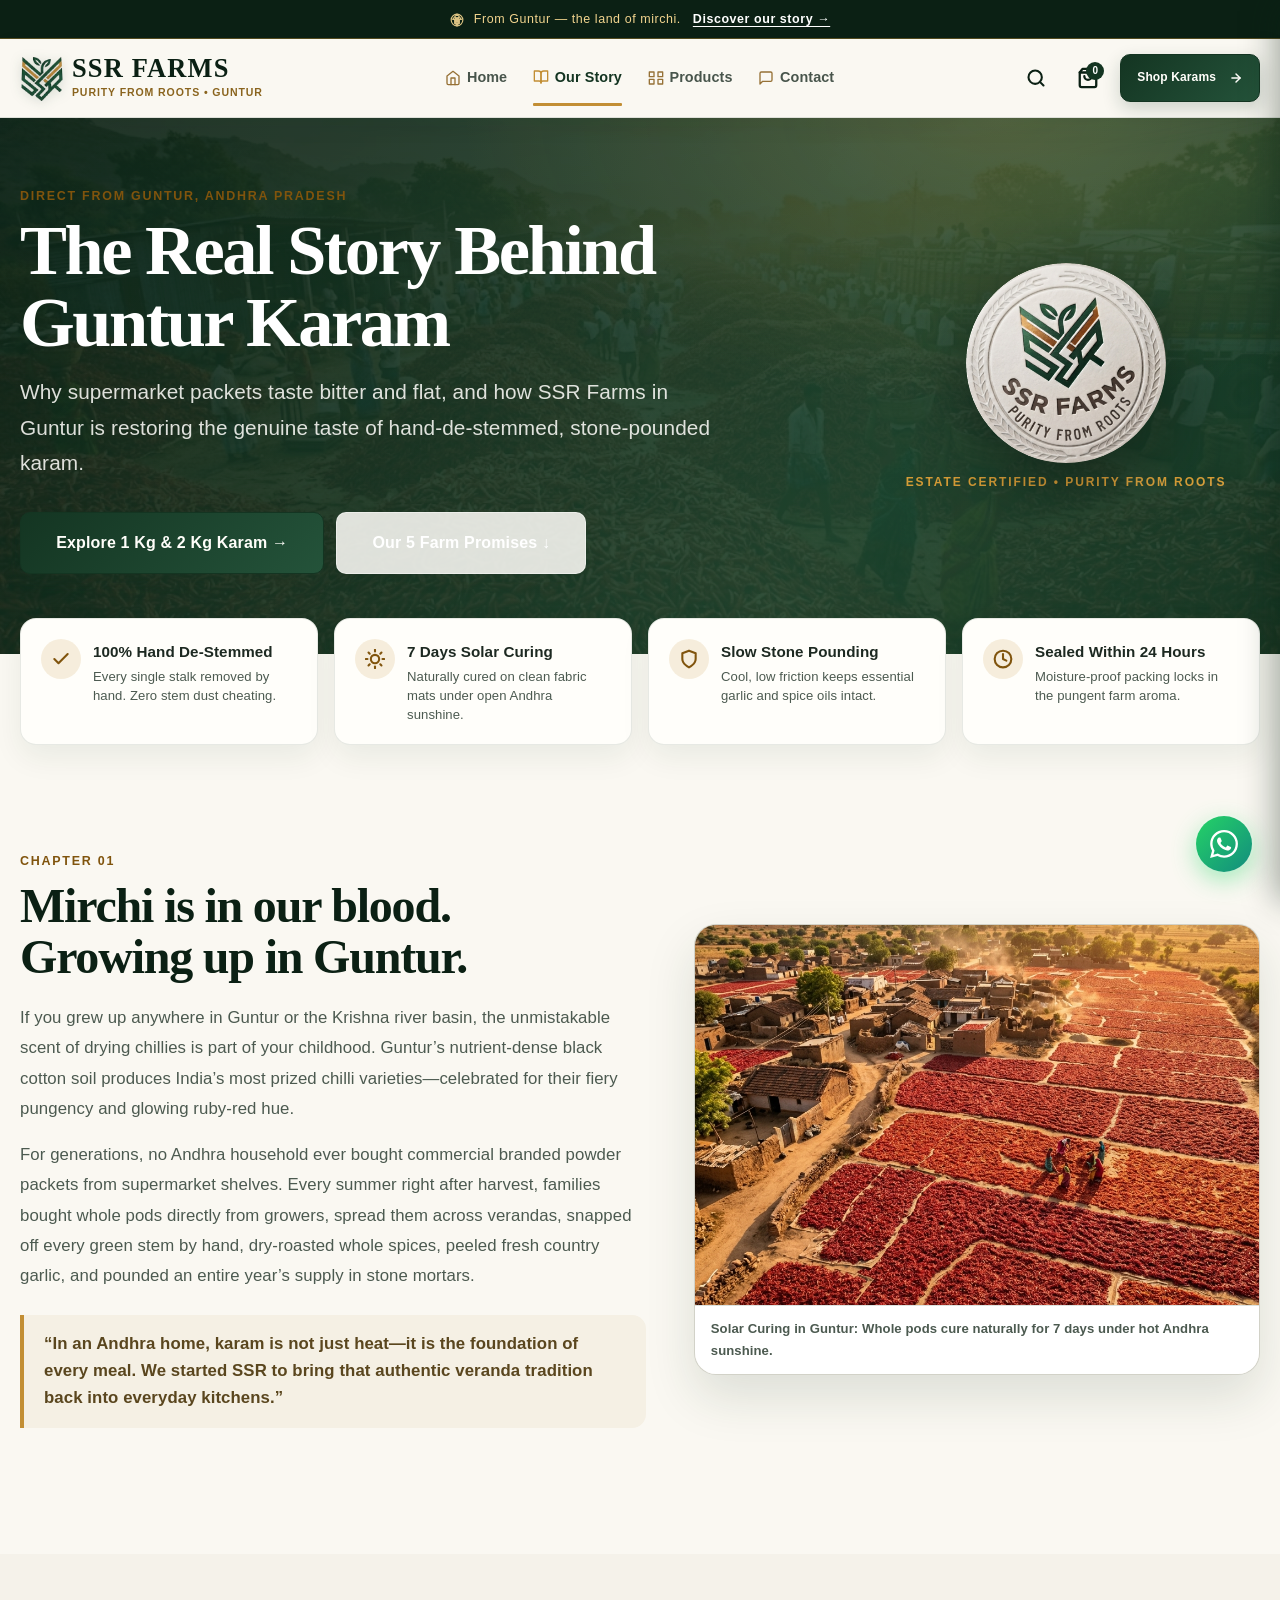
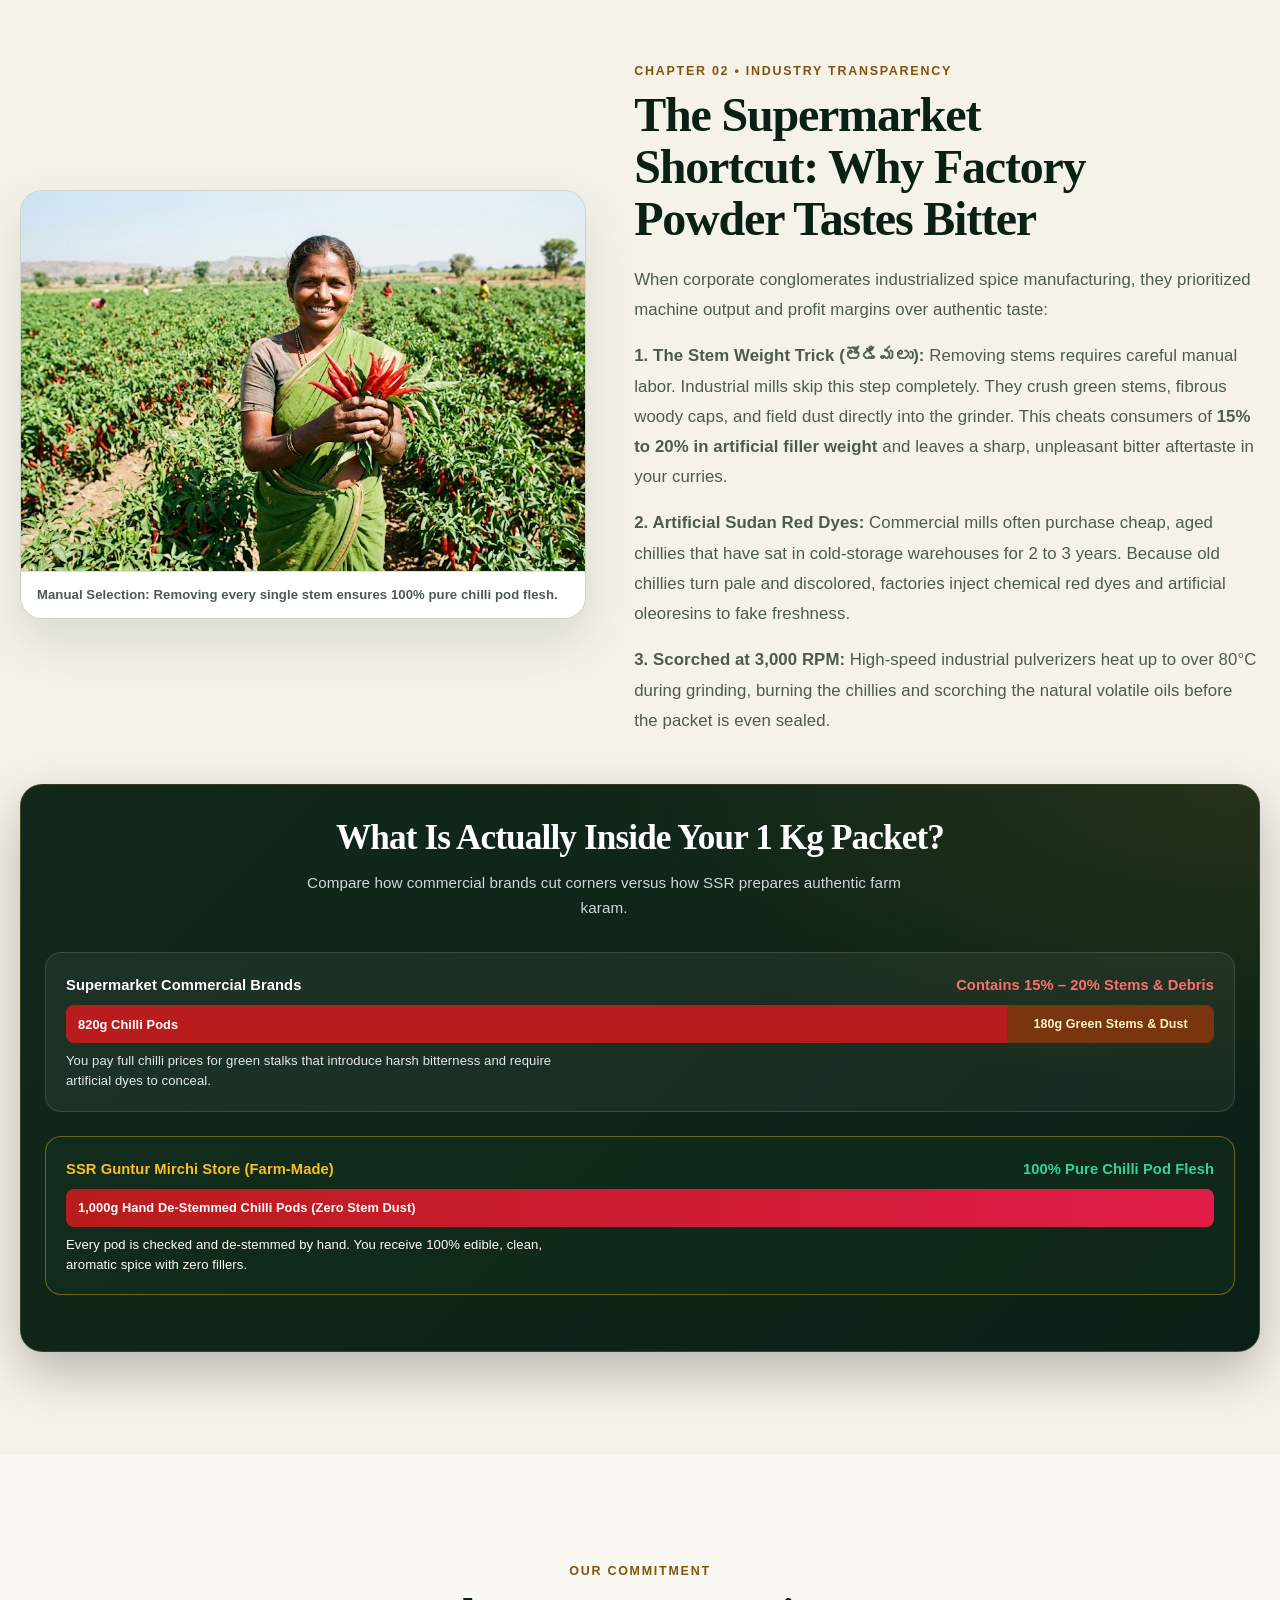
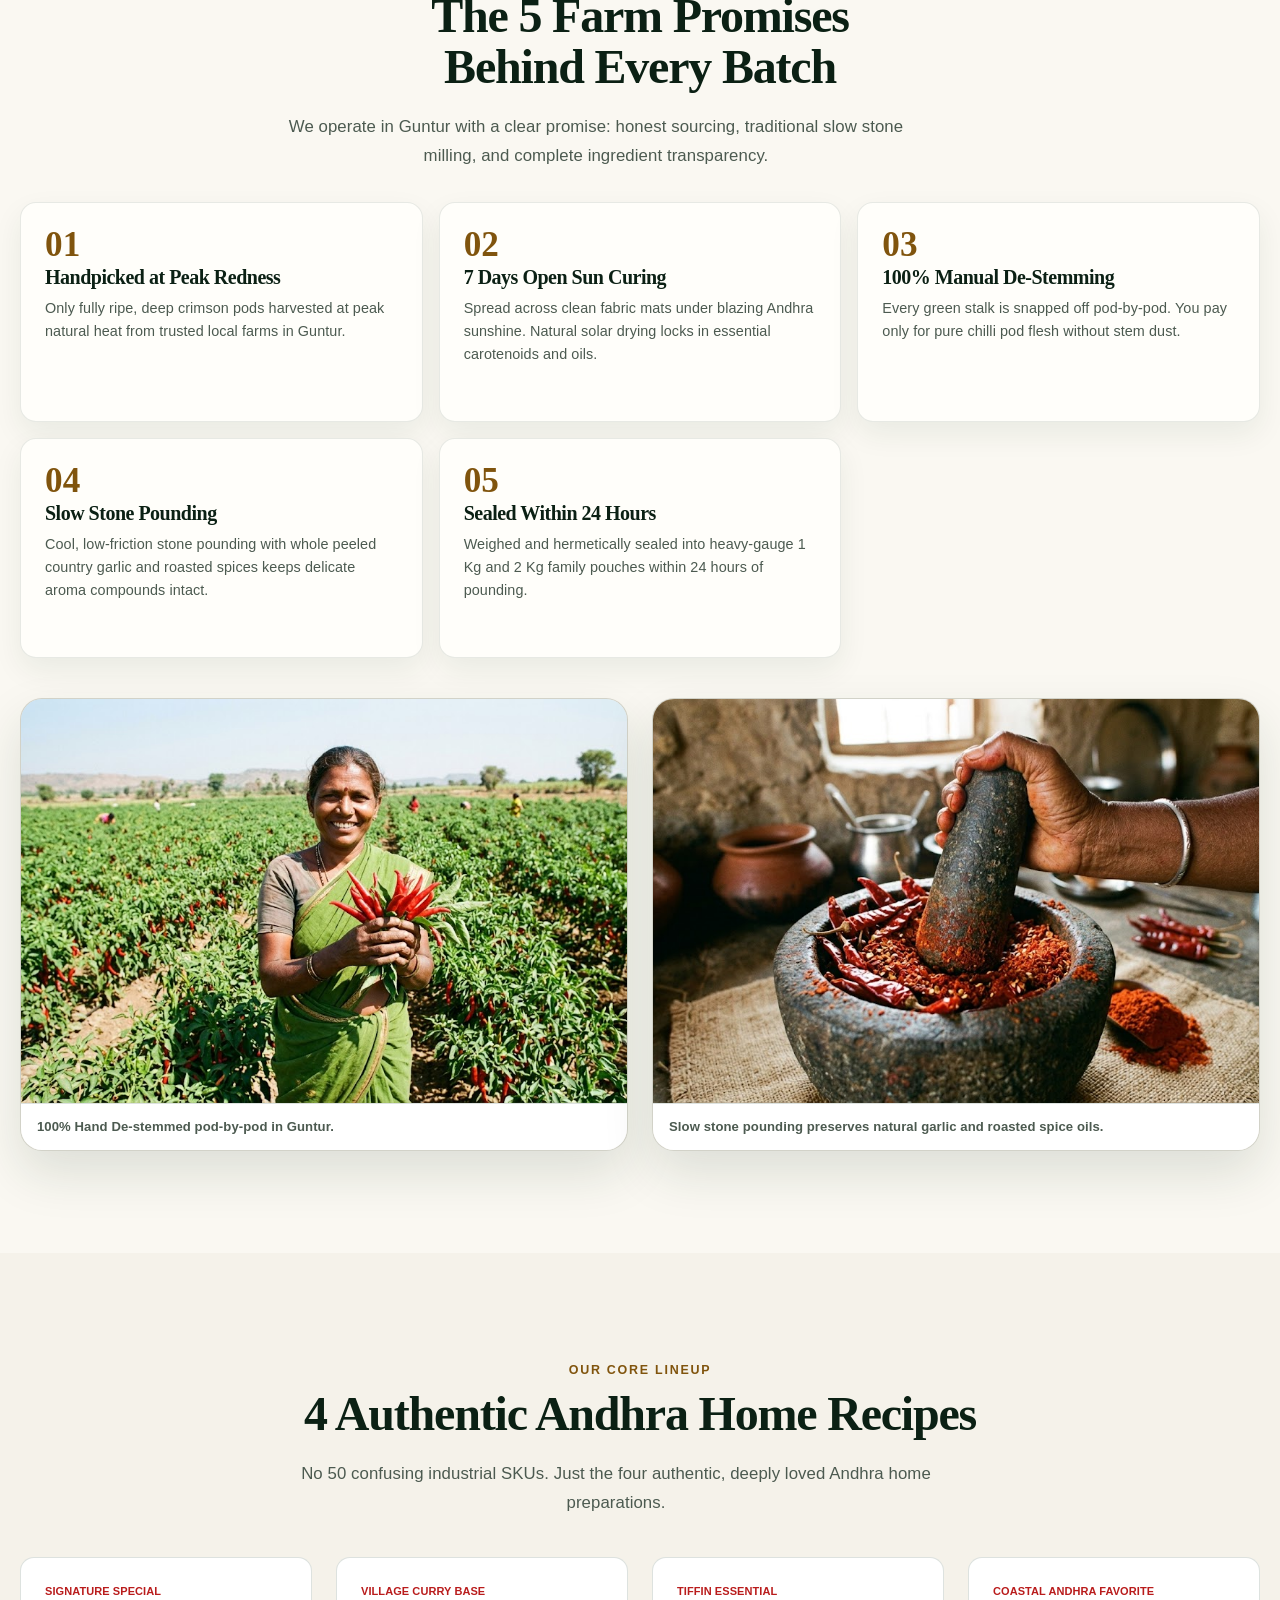
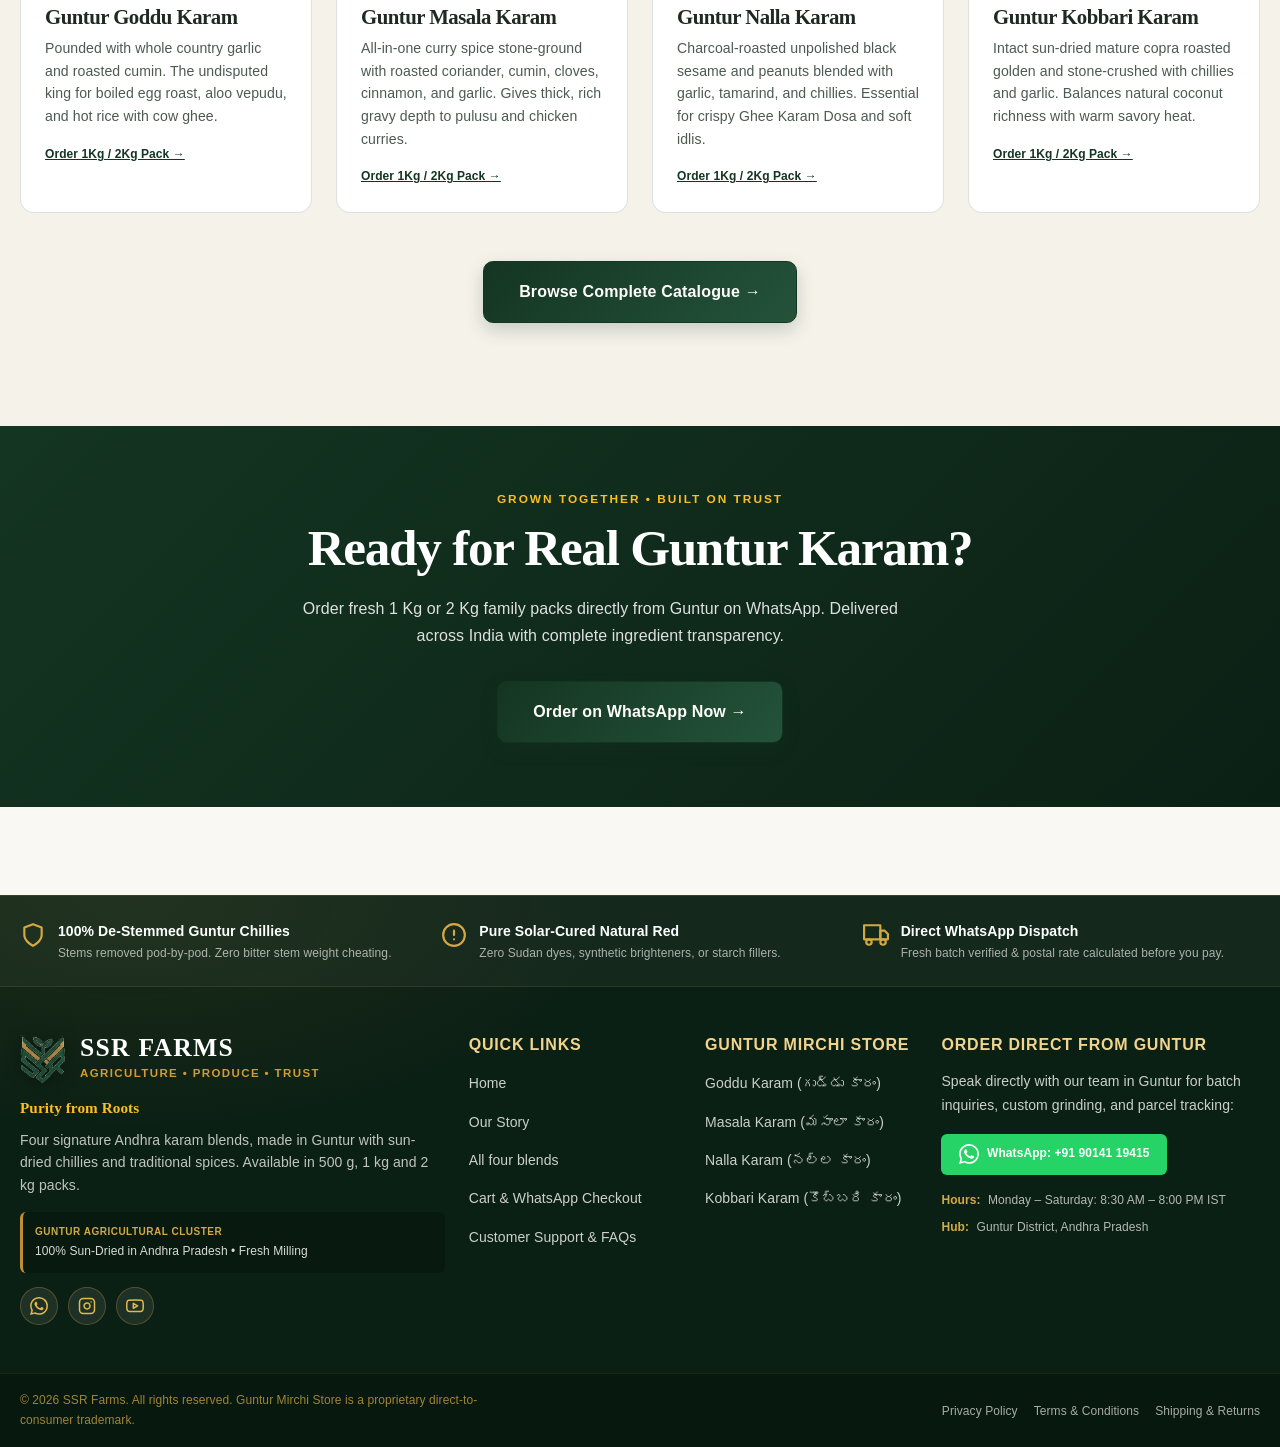
<file: story.html>
<!DOCTYPE html>
<html lang="en">
<head>
  <meta charset="UTF-8">
  <meta name="viewport" content="width=device-width, initial-scale=1.0">
  <!-- Security & Privacy Policies -->
  <meta http-equiv="Content-Security-Policy" content="default-src 'self'; script-src 'self'; style-src 'self' 'unsafe-inline' https://fonts.googleapis.com; font-src 'self' https://fonts.gstatic.com; img-src 'self' data: https:; connect-src 'self' https://wa.me; frame-ancestors 'none'; base-uri 'self'; form-action 'self' https://wa.me;">
  <meta name="referrer" content="strict-origin-when-cross-origin">
  <meta http-equiv="Permissions-Policy" content="camera=(), microphone=(), geolocation=()">
  <meta http-equiv="X-Content-Type-Options" content="nosniff">

  <!-- Favicon & Brand Icons -->
  <link rel="icon" type="image/png" href="assets/images/favicon.png">
  <link rel="shortcut icon" href="assets/images/favicon.ico">
  <link rel="apple-touch-icon" href="assets/images/favicon.png">
  <title>Our Story — Direct from Guntur, Andhra Pradesh | SSR Foods</title>
  <meta name="description" content="Discover how SSR crafts authentic Guntur karam: 100% hand de-stemmed pods, 7 days open sun curing, slow stone pounding with country garlic, and zero artificial dyes.">
  <meta name="theme-color" content="#143522">

  <!-- Open Graph -->
  <meta property="og:title" content="Our Story — The Truth About Real Guntur Karam | SSR Foods">
  <meta property="og:description" content="Why factory powders cheat on stem weight and how SSR brings back authentic, 100% de-stemmed farm karam.">
  <meta property="og:type" content="website">

    <!-- Heritage & Clean Typography: Cormorant Garamond & Outfit -->
    <!-- Heritage & Clean Typography: Cormorant Garamond & Outfit -->
  <link rel="preconnect" href="https://fonts.googleapis.com">
  <link rel="preconnect" href="https://fonts.gstatic.com" crossorigin>
  <link href="https://fonts.googleapis.com/css2?family=Cormorant+Garamond:ital,wght@0,600;0,700;1,600&family=Outfit:wght@400;500;600;700&display=swap" rel="stylesheet">

  <!-- Core Site Stylesheets -->
  <link rel="stylesheet" href="css/reset.css">
  <link rel="stylesheet" href="css/variables.css">
  <link rel="stylesheet" href="css/global.css">
  <link rel="stylesheet" href="css/layout.css">
  <link rel="stylesheet" href="css/components.css">
  <link rel="stylesheet" href="css/pages.css">
  <link rel="stylesheet" href="css/responsive.css">
  <style>
    /* Scoped Story Editorial Styles — High Contrast, Readable Typography */
    .story-hero-section {
      background: linear-gradient(135deg, #0B2014 0%, #143522 100%);
      color: #FFFFFF;
      padding: var(--space-16) 0 var(--space-20);
      position: relative;
      overflow: hidden;
    }

    .story-hero-section::before {
      content: "";
      position: absolute;
      inset: 0;
      background-image: url('assets/images/hero-chilli-market.png');
      background-size: cover;
      background-position: center right;
      opacity: 0.16;
      pointer-events: none;
    }

    .story-hero-inner {
      position: relative;
      z-index: 2;
      max-width: 820px;
    }

    .story-hero-title {
      color: #FFFFFF;
      font-size: clamp(2.4rem, 5.2vw, 4rem);
      line-height: 1.15;
      margin-bottom: var(--space-4);
      font-weight: 700;
    }

    .story-hero-lead {
      font-size: clamp(1.08rem, 2vw, 1.3rem);
      color: #FDFBF7;
      line-height: 1.7;
      margin-bottom: var(--space-8);
      font-weight: 400;
    }

    /* Pillars Strip */
    .story-trust-strip {
      display: grid;
      grid-template-columns: 1fr;
      gap: var(--space-4);
      margin-top: -36px;
      position: relative;
      z-index: 3;
    }

    @media (min-width: 640px) {
      .story-trust-strip {
        grid-template-columns: repeat(2, 1fr);
      }
    }

    @media (min-width: 992px) {
      .story-trust-strip {
        grid-template-columns: repeat(4, 1fr);
      }
    }

    .story-pillar-card {
      background: #FFFFFF;
      border: 1px solid rgba(20, 53, 34, 0.12);
      border-radius: var(--radius-md);
      padding: var(--space-5);
      box-shadow: 0 10px 30px rgba(0, 0, 0, 0.08);
      display: flex;
      gap: var(--space-3);
      align-items: flex-start;
    }

    .story-pillar-icon {
      width: 40px;
      height: 40px;
      border-radius: 50%;
      background: rgba(185, 28, 28, 0.1);
      color: var(--color-chilli-red);
      display: flex;
      align-items: center;
      justify-content: center;
      flex-shrink: 0;
    }

    .story-pillar-text strong {
      display: block;
      color: var(--color-charcoal);
      font-size: 0.95rem;
      font-weight: 800;
      margin-bottom: 2px;
    }

    .story-pillar-text p {
      color: var(--color-charcoal-light);
      font-size: 0.82rem;
      line-height: 1.45;
      margin: 0;
    }

    /* Chapter Layout */
    .story-chapter {
      padding: var(--space-16) 0;
    }

    .story-chapter:nth-child(even) {
      background-color: #FFFFFF;
    }

    .story-chapter-grid {
      display: grid;
      grid-template-columns: 1fr;
      gap: var(--space-8);
      align-items: center;
    }

    @media (min-width: 900px) {
      .story-chapter-grid {
        grid-template-columns: 1.05fr 0.95fr;
        gap: var(--space-12);
      }

      .story-chapter-grid.reverse {
        direction: rtl;
      }

      .story-chapter-grid.reverse > * {
        direction: ltr;
      }
    }

    .chapter-eyebrow {
      display: inline-block;
      font-size: 0.78rem;
      font-weight: 800;
      text-transform: uppercase;
      letter-spacing: 0.1em;
      color: var(--color-chilli-red);
      margin-bottom: var(--space-2);
    }

    .chapter-title {
      font-size: clamp(1.8rem, 3.6vw, 2.6rem);
      line-height: 1.25;
      color: var(--color-charcoal);
      margin-bottom: var(--space-5);
    }

    .chapter-prose p {
      font-size: 1.05rem;
      line-height: 1.8;
      color: #292524;
      margin-bottom: var(--space-4);
    }

    .chapter-highlight-quote {
      background: #FFFBEB;
      border-left: 4px solid var(--color-accent);
      padding: var(--space-4) var(--space-5);
      border-radius: var(--radius-sm);
      margin: var(--space-6) 0;
      font-size: 1.05rem;
      font-weight: 600;
      color: #78350F;
      line-height: 1.6;
    }

    .chapter-visual-wrapper {
      position: relative;
      border-radius: var(--radius-lg);
      overflow: hidden;
      box-shadow: 0 16px 40px rgba(0, 0, 0, 0.14);
      background-color: #EDE8DF;
    }

    .chapter-visual-wrapper img {
      width: 100%;
      height: 380px;
      object-fit: cover;
      display: block;
    }

    .chapter-visual-caption {
      padding: var(--space-3) var(--space-4);
      background: #FFFFFF;
      border-top: 1px solid var(--color-border);
      font-size: 0.82rem;
      color: var(--color-charcoal-muted);
      font-weight: 600;
    }

    /* Comparison Scale Box */
    .stem-scam-box {
      background: linear-gradient(135deg, #11261B 0%, #0B1A12 100%);
      color: #FFFFFF;
      border-radius: var(--radius-lg);
      padding: var(--space-8) var(--space-6);
      margin-top: var(--space-8);
      box-shadow: 0 20px 50px rgba(0, 0, 0, 0.25);
    }

    .stem-scam-header {
      text-align: center;
      max-width: 680px;
      margin: 0 auto var(--space-8);
    }

    .stem-scam-header h3 {
      color: #FFFFFF;
      font-size: clamp(1.6rem, 3vw, 2.2rem);
      margin-bottom: var(--space-3);
    }

    .stem-scam-header p {
      color: #D1D5DB;
      font-size: 0.95rem;
      line-height: 1.6;
    }

    .weight-bar-row {
      margin-bottom: var(--space-6);
      background: rgba(255, 255, 255, 0.05);
      border: 1px solid rgba(255, 255, 255, 0.12);
      border-radius: var(--radius-md);
      padding: var(--space-5);
    }

    .weight-bar-label {
      display: flex;
      justify-content: space-between;
      font-size: 0.92rem;
      font-weight: 700;
      color: #FFFFFF;
      margin-bottom: 8px;
    }

    .weight-bar-track {
      height: 38px;
      border-radius: 8px;
      overflow: hidden;
      display: flex;
      background: rgba(255, 255, 255, 0.1);
      margin-bottom: 8px;
    }

    .weight-seg-chilli {
      background: var(--color-chilli-red);
      color: #FFFFFF;
      display: flex;
      align-items: center;
      padding: 0 12px;
      font-size: 0.8rem;
      font-weight: 800;
    }

    .weight-seg-stem {
      background: #78350F;
      color: #FEF3C7;
      display: flex;
      align-items: center;
      justify-content: center;
      font-size: 0.78rem;
      font-weight: 700;
    }

    .weight-bar-desc {
      font-size: 0.82rem;
      color: #E5E7EB;
      line-height: 1.5;
      margin: 0;
    }

    /* 5 Farm Promises Grid */
    .farm-promises-grid {
      display: grid;
      grid-template-columns: 1fr;
      gap: var(--space-4);
      margin-top: var(--space-8);
    }

    @media (min-width: 640px) {
      .farm-promises-grid {
        grid-template-columns: repeat(2, 1fr);
      }
    }

    @media (min-width: 1024px) {
      .farm-promises-grid {
        grid-template-columns: repeat(3, 1fr);
      }
    }

    .promise-card {
      background: #FFFFFF;
      border: 1px solid var(--color-border);
      border-radius: var(--radius-md);
      padding: var(--space-6);
      box-shadow: 0 4px 16px rgba(0, 0, 0, 0.04);
      display: flex;
      flex-direction: column;
      justify-content: space-between;
    }

    .promise-number {
      font-size: 2.2rem;
      font-weight: 800;
      color: var(--color-chilli-red);
      line-height: 1;
      margin-bottom: var(--space-3);
    }

    .promise-title {
      font-size: 1.25rem;
      font-weight: 700;
      color: var(--color-charcoal);
      margin-bottom: var(--space-2);
    }

    .promise-text {
      font-size: 0.9rem;
      color: var(--color-charcoal-light);
      line-height: 1.6;
      margin: 0;
    }
  </style>
  <link rel="stylesheet" href="css/premium.css">
</head>
<body>
  <a href="#mainContent" class="skip-link">Skip to main content</a>
  <div id="site-header-container"></div>

  <main id="mainContent">
    <!-- Hero Section -->
    <section class="story-hero-section">
      <div class="site-container">
        <div style="display: flex; align-items: center; justify-content: space-between; gap: var(--space-8); flex-wrap: wrap;">
          <div class="story-hero-inner" style="flex: 1; min-width: 280px;">
            <span class="chapter-eyebrow" style="color: #FBBF24;">Direct from Guntur, Andhra Pradesh</span>
            <h1 class="story-hero-title">The Real Story Behind Guntur Karam</h1>
            <p class="story-hero-lead">
              Why supermarket packets taste bitter and flat, and how SSR Farms in Guntur is restoring the genuine taste of hand-de-stemmed, stone-pounded karam.
            </p>
            <div style="display: flex; gap: var(--space-3); flex-wrap: wrap;">
              <a href="products.html" class="btn btn-chilli btn-lg">Explore 1 Kg & 2 Kg Karam &rarr;</a>
              <a href="#farmPromises" class="btn btn-outline btn-lg" style="color: #FFFFFF; border-color: rgba(255,255,255,0.4);">
                Our 5 Farm Promises &darr;
              </a>
            </div>
          </div>
          <div style="flex-shrink: 0; text-align: center; margin: 0 auto;">
            <img 
              src="assets/images/ssr_farms_seal_badge.png" 
              alt="SSR Farms - Purity from Roots Seal" 
              width="200" 
              height="200" 
              style="filter: drop-shadow(0 16px 36px rgba(0,0,0,0.4)); border-radius: 50%; display: block; margin: 0 auto;" 
            />
            <span style="display: block; color: #D49B35; font-size: 0.75rem; letter-spacing: 0.16em; text-transform: uppercase; font-weight: 700; margin-top: 10px;">
              Estate Certified &bull; Purity From Roots
            </span>
          </div>
        </div>
      </div>
    </section>

    <!-- 4 Core Pillars Strip -->
    <div class="site-container">
      <div class="story-trust-strip">
        <div class="story-pillar-card">
          <div class="story-pillar-icon">
            <svg width="20" height="20" viewBox="0 0 24 24" fill="none" stroke="currentColor" stroke-width="2.5" stroke-linecap="round" stroke-linejoin="round"><polyline points="20 6 9 17 4 12"></polyline></svg>
          </div>
          <div class="story-pillar-text">
            <strong>100% Hand De-Stemmed</strong>
            <p>Every single stalk removed by hand. Zero stem dust cheating.</p>
          </div>
        </div>

        <div class="story-pillar-card">
          <div class="story-pillar-icon">
            <svg width="20" height="20" viewBox="0 0 24 24" fill="none" stroke="currentColor" stroke-width="2.5" stroke-linecap="round" stroke-linejoin="round"><circle cx="12" cy="12" r="5"></circle><line x1="12" y1="1" x2="12" y2="3"></line><line x1="12" y1="21" x2="12" y2="23"></line><line x1="4.22" y1="4.22" x2="5.64" y2="5.64"></line><line x1="18.36" y1="18.36" x2="19.78" y2="19.78"></line><line x1="1" y1="12" x2="3" y2="12"></line><line x1="21" y1="12" x2="23" y2="12"></line><line x1="4.22" y1="19.78" x2="5.64" y2="18.36"></line><line x1="18.36" y1="5.64" x2="19.78" y2="4.22"></line></svg>
          </div>
          <div class="story-pillar-text">
            <strong>7 Days Solar Curing</strong>
            <p>Naturally cured on clean fabric mats under open Andhra sunshine.</p>
          </div>
        </div>

        <div class="story-pillar-card">
          <div class="story-pillar-icon">
            <svg width="20" height="20" viewBox="0 0 24 24" fill="none" stroke="currentColor" stroke-width="2.5" stroke-linecap="round" stroke-linejoin="round"><path d="M12 22s8-4 8-10V5l-8-3-8 3v7c0 6 8 10 8 10z"></path></svg>
          </div>
          <div class="story-pillar-text">
            <strong>Slow Stone Pounding</strong>
            <p>Cool, low friction keeps essential garlic and spice oils intact.</p>
          </div>
        </div>

        <div class="story-pillar-card">
          <div class="story-pillar-icon">
            <svg width="20" height="20" viewBox="0 0 24 24" fill="none" stroke="currentColor" stroke-width="2.5" stroke-linecap="round" stroke-linejoin="round"><circle cx="12" cy="12" r="10"></circle><polyline points="12 6 12 12 16 14"></polyline></svg>
          </div>
          <div class="story-pillar-text">
            <strong>Sealed Within 24 Hours</strong>
            <p>Moisture-proof packing locks in the pungent farm aroma.</p>
          </div>
        </div>
      </div>
    </div>

    <!-- Chapter 1: The Guntur Heritage -->
    <section class="story-chapter">
      <div class="site-container">
        <div class="story-chapter-grid">
          <div class="chapter-content">
            <span class="chapter-eyebrow">Chapter 01</span>
            <h2 class="chapter-title">Mirchi is in our blood. Growing up in Guntur.</h2>
            <div class="chapter-prose">
              <p>
                If you grew up anywhere in Guntur or the Krishna river basin, the unmistakable scent of drying chillies is part of your childhood. Guntur’s nutrient-dense black cotton soil produces India’s most prized chilli varieties—celebrated for their fiery pungency and glowing ruby-red hue.
              </p>
              <p>
                For generations, no Andhra household ever bought commercial branded powder packets from supermarket shelves. Every summer right after harvest, families bought whole pods directly from growers, spread them across verandas, snapped off every green stem by hand, dry-roasted whole spices, peeled fresh country garlic, and pounded an entire year’s supply in stone mortars.
              </p>
              <div class="chapter-highlight-quote">
                “In an Andhra home, karam is not just heat—it is the foundation of every meal. We started SSR to bring that authentic veranda tradition back into everyday kitchens.”
              </div>
            </div>
          </div>

          <div class="chapter-visual">
            <div class="chapter-visual-wrapper">
              <img src="assets/images/hero_chilli_field.png
              
              " alt="Whole Guntur chillies sun-drying under open Andhra sunshine" loading="lazy">
              <div class="chapter-visual-caption">
                Solar Curing in Guntur: Whole pods cure naturally for 7 days under hot Andhra sunshine.
              </div>
            </div>
          </div>
        </div>
      </div>
    </section>

    <!-- Chapter 2: The Supermarket Stem Scam -->
    <section class="story-chapter">
      <div class="site-container">
        <div class="story-chapter-grid reverse">
          <div class="chapter-content">
            <span class="chapter-eyebrow">Chapter 02 &bull; Industry Transparency</span>
            <h2 class="chapter-title">The Supermarket Shortcut: Why Factory Powder Tastes Bitter</h2>
            <div class="chapter-prose">
              <p>
                When corporate conglomerates industrialized spice manufacturing, they prioritized machine output and profit margins over authentic taste:
              </p>
              <p>
                <strong>1. The Stem Weight Trick (తొడిమలు):</strong> Removing stems requires careful manual labor. Industrial mills skip this step completely. They crush green stems, fibrous woody caps, and field dust directly into the grinder. This cheats consumers of <strong>15% to 20% in artificial filler weight</strong> and leaves a sharp, unpleasant bitter aftertaste in your curries.
              </p>
              <p>
                <strong>2. Artificial Sudan Red Dyes:</strong> Commercial mills often purchase cheap, aged chillies that have sat in cold-storage warehouses for 2 to 3 years. Because old chillies turn pale and discolored, factories inject chemical red dyes and artificial oleoresins to fake freshness.
              </p>
              <p>
                <strong>3. Scorched at 3,000 RPM:</strong> High-speed industrial pulverizers heat up to over 80°C during grinding, burning the chillies and scorching the natural volatile oils before the packet is even sealed.
              </p>
            </div>
          </div>

          <div class="chapter-visual">
            <div class="chapter-visual-wrapper">
              <img src="assets/images/story-selecting.png" alt="Hand sorting and de-stemming chillies pod by pod" loading="lazy">
              <div class="chapter-visual-caption">
                Manual Selection: Removing every single stem ensures 100% pure chilli pod flesh.
              </div>
            </div>
          </div>
        </div>

        <!-- Visual Weight Comparison Scale -->
        <div class="stem-scam-box">
          <div class="stem-scam-header">
            <h3>What Is Actually Inside Your 1 Kg Packet?</h3>
            <p>Compare how commercial brands cut corners versus how SSR prepares authentic farm karam.</p>
          </div>

          <div class="weight-bar-row">
            <div class="weight-bar-label">
              <span>Supermarket Commercial Brands</span>
              <span style="color: #F87171;">Contains 15% – 20% Stems &amp; Debris</span>
            </div>
            <div class="weight-bar-track">
              <div class="weight-seg-chilli" style="width: 82%;">820g Chilli Pods</div>
              <div class="weight-seg-stem" style="width: 18%;">180g Green Stems &amp; Dust</div>
            </div>
            <p class="weight-bar-desc">
              You pay full chilli prices for green stalks that introduce harsh bitterness and require artificial dyes to conceal.
            </p>
          </div>

          <div class="weight-bar-row" style="background: rgba(20, 53, 34, 0.4); border-color: rgba(251, 191, 36, 0.4);">
            <div class="weight-bar-label">
              <span style="color: #FBBF24;">SSR Guntur Mirchi Store (Farm-Made)</span>
              <span style="color: #34D399;">100% Pure Chilli Pod Flesh</span>
            </div>
            <div class="weight-bar-track">
              <div class="weight-seg-chilli" style="width: 100%; background: linear-gradient(90deg, #B91C1C 0%, #E11D48 100%);">
                1,000g Hand De-Stemmed Chilli Pods (Zero Stem Dust)
              </div>
            </div>
            <p class="weight-bar-desc" style="color: #FDFBF7;">
              Every pod is checked and de-stemmed by hand. You receive 100% edible, clean, aromatic spice with zero fillers.
            </p>
          </div>
        </div>
      </div>
    </section>

    <!-- Chapter 3: Our 5 Farm Promises -->
    <section class="story-chapter" id="farmPromises">
      <div class="site-container">
        <div style="text-align: center; max-width: 760px; margin: 0 auto var(--space-8);">
          <span class="chapter-eyebrow">Our Commitment</span>
          <h2 class="chapter-title">The 5 Farm Promises Behind Every Batch</h2>
          <p style="color: var(--color-charcoal-light); font-size: 1.05rem; line-height: 1.7;">
            We operate in Guntur with a clear promise: honest sourcing, traditional slow stone milling, and complete ingredient transparency.
          </p>
        </div>

        <div class="farm-promises-grid">
          <div class="promise-card">
            <div>
              <span class="promise-number">01</span>
              <h3 class="promise-title">Handpicked at Peak Redness</h3>
              <p class="promise-text">
                Only fully ripe, deep crimson pods harvested at peak natural heat from trusted local farms in Guntur.
              </p>
            </div>
          </div>

          <div class="promise-card">
            <div>
              <span class="promise-number">02</span>
              <h3 class="promise-title">7 Days Open Sun Curing</h3>
              <p class="promise-text">
                Spread across clean fabric mats under blazing Andhra sunshine. Natural solar drying locks in essential carotenoids and oils.
              </p>
            </div>
          </div>

          <div class="promise-card">
            <div>
              <span class="promise-number">03</span>
              <h3 class="promise-title">100% Manual De-Stemming</h3>
              <p class="promise-text">
                Every green stalk is snapped off pod-by-pod. You pay only for pure chilli pod flesh without stem dust.
              </p>
            </div>
          </div>

          <div class="promise-card">
            <div>
              <span class="promise-number">04</span>
              <h3 class="promise-title">Slow Stone Pounding</h3>
              <p class="promise-text">
                Cool, low-friction stone pounding with whole peeled country garlic and roasted spices keeps delicate aroma compounds intact.
              </p>
            </div>
          </div>

          <div class="promise-card">
            <div>
              <span class="promise-number">05</span>
              <h3 class="promise-title">Sealed Within 24 Hours</h3>
              <p class="promise-text">
                Weighed and hermetically sealed into heavy-gauge 1 Kg and 2 Kg family pouches within 24 hours of pounding.
              </p>
            </div>
          </div>
        </div>

        <div class="farm-promise-visuals">
          <div class="chapter-visual-wrapper">
            <img src="assets/images/story-selecting.png" alt="De-stemming chillies by hand" loading="lazy">
            <div class="chapter-visual-caption">100% Hand De-stemmed pod-by-pod in Guntur.</div>
          </div>
          <div class="chapter-visual-wrapper">
            <img src="assets/images/story-grinding.png" alt="Stone pounding chillies with country garlic" loading="lazy">
            <div class="chapter-visual-caption">Slow stone pounding preserves natural garlic and roasted spice oils.</div>
          </div>
        </div>
      </div>
    </section>

    <!-- Chapter 4: Our 4 Recipes Summary -->
    <section class="story-chapter" style="background-color: #F8F5EE;">
      <div class="site-container">
        <div style="text-align: center; max-width: 720px; margin: 0 auto var(--space-10);">
          <span class="chapter-eyebrow">Our Core Lineup</span>
          <h2 class="chapter-title">4 Authentic Andhra Home Recipes</h2>
          <p style="color: var(--color-charcoal-light); font-size: 1.05rem;">
            No 50 confusing industrial SKUs. Just the four authentic, deeply loved Andhra home preparations.
          </p>
        </div>

        <div style="display: grid; grid-template-columns: repeat(auto-fit, minmax(260px, 1fr)); gap: var(--space-6);">
          <div style="background:#FFFFFF; border:1px solid var(--color-border); border-radius:var(--radius-md); padding:var(--space-6);">
            <div style="font-size:11px; font-weight:800; color:var(--color-chilli-red); text-transform:uppercase; margin-bottom:4px;">Signature Special</div>
            <h3 style="font-size:1.3rem; margin-bottom:8px; color:var(--color-charcoal);">Guntur Goddu Karam</h3>
            <p style="font-size:0.88rem; color:var(--color-charcoal-light); line-height:1.6; margin-bottom:12px;">
              Pounded with whole country garlic and roasted cumin. The undisputed king for boiled egg roast, aloo vepudu, and hot rice with cow ghee.
            </p>
            <a href="products.html" style="font-size:12px; font-weight:700; color:var(--color-primary); text-decoration:underline;">Order 1Kg / 2Kg Pack &rarr;</a>
          </div>

          <div style="background:#FFFFFF; border:1px solid var(--color-border); border-radius:var(--radius-md); padding:var(--space-6);">
            <div style="font-size:11px; font-weight:800; color:var(--color-chilli-red); text-transform:uppercase; margin-bottom:4px;">Village Curry Base</div>
            <h3 style="font-size:1.3rem; margin-bottom:8px; color:var(--color-charcoal);">Guntur Masala Karam</h3>
            <p style="font-size:0.88rem; color:var(--color-charcoal-light); line-height:1.6; margin-bottom:12px;">
              All-in-one curry spice stone-ground with roasted coriander, cumin, cloves, cinnamon, and garlic. Gives thick, rich gravy depth to pulusu and chicken curries.
            </p>
            <a href="products.html" style="font-size:12px; font-weight:700; color:var(--color-primary); text-decoration:underline;">Order 1Kg / 2Kg Pack &rarr;</a>
          </div>

          <div style="background:#FFFFFF; border:1px solid var(--color-border); border-radius:var(--radius-md); padding:var(--space-6);">
            <div style="font-size:11px; font-weight:800; color:var(--color-chilli-red); text-transform:uppercase; margin-bottom:4px;">Tiffin Essential</div>
            <h3 style="font-size:1.3rem; margin-bottom:8px; color:var(--color-charcoal);">Guntur Nalla Karam</h3>
            <p style="font-size:0.88rem; color:var(--color-charcoal-light); line-height:1.6; margin-bottom:12px;">
              Charcoal-roasted unpolished black sesame and peanuts blended with garlic, tamarind, and chillies. Essential for crispy Ghee Karam Dosa and soft idlis.
            </p>
            <a href="products.html" style="font-size:12px; font-weight:700; color:var(--color-primary); text-decoration:underline;">Order 1Kg / 2Kg Pack &rarr;</a>
          </div>

          <div style="background:#FFFFFF; border:1px solid var(--color-border); border-radius:var(--radius-md); padding:var(--space-6);">
            <div style="font-size:11px; font-weight:800; color:var(--color-chilli-red); text-transform:uppercase; margin-bottom:4px;">Coastal Andhra Favorite</div>
            <h3 style="font-size:1.3rem; margin-bottom:8px; color:var(--color-charcoal);">Guntur Kobbari Karam</h3>
            <p style="font-size:0.88rem; color:var(--color-charcoal-light); line-height:1.6; margin-bottom:12px;">
              Intact sun-dried mature copra roasted golden and stone-crushed with chillies and garlic. Balances natural coconut richness with warm savory heat.
            </p>
            <a href="products.html" style="font-size:12px; font-weight:700; color:var(--color-primary); text-decoration:underline;">Order 1Kg / 2Kg Pack &rarr;</a>
          </div>
        </div>

        <div style="text-align: center; margin-top: var(--space-12);">
          <a href="products.html" class="btn btn-chilli btn-lg">Browse Complete Catalogue &rarr;</a>
        </div>
      </div>
    </section>

    <!-- Closing Action Callout -->
    <section class="cta-banner-section" aria-labelledby="ctaHeading">
      <div class="site-container">
        <div class="cta-banner-inner">
          <span class="section-eyebrow" style="color: #FBBF24;">Grown Together &bull; Built on Trust</span>
          <h2 class="cta-banner-title" id="ctaHeading">Ready for Real Guntur Karam?</h2>
          <p class="cta-banner-desc">
            Order fresh 1 Kg or 2 Kg family packs directly from Guntur on WhatsApp. Delivered across India with complete ingredient transparency.
          </p>
          <a href="products.html" class="btn btn-chilli btn-lg">Order on WhatsApp Now &rarr;</a>
        </div>
      </div>
    </section>
  </main>

  <div id="site-footer-container"></div>
  <script type="module" src="js/pages/story.js"></script>
</body>
</html>
</file>
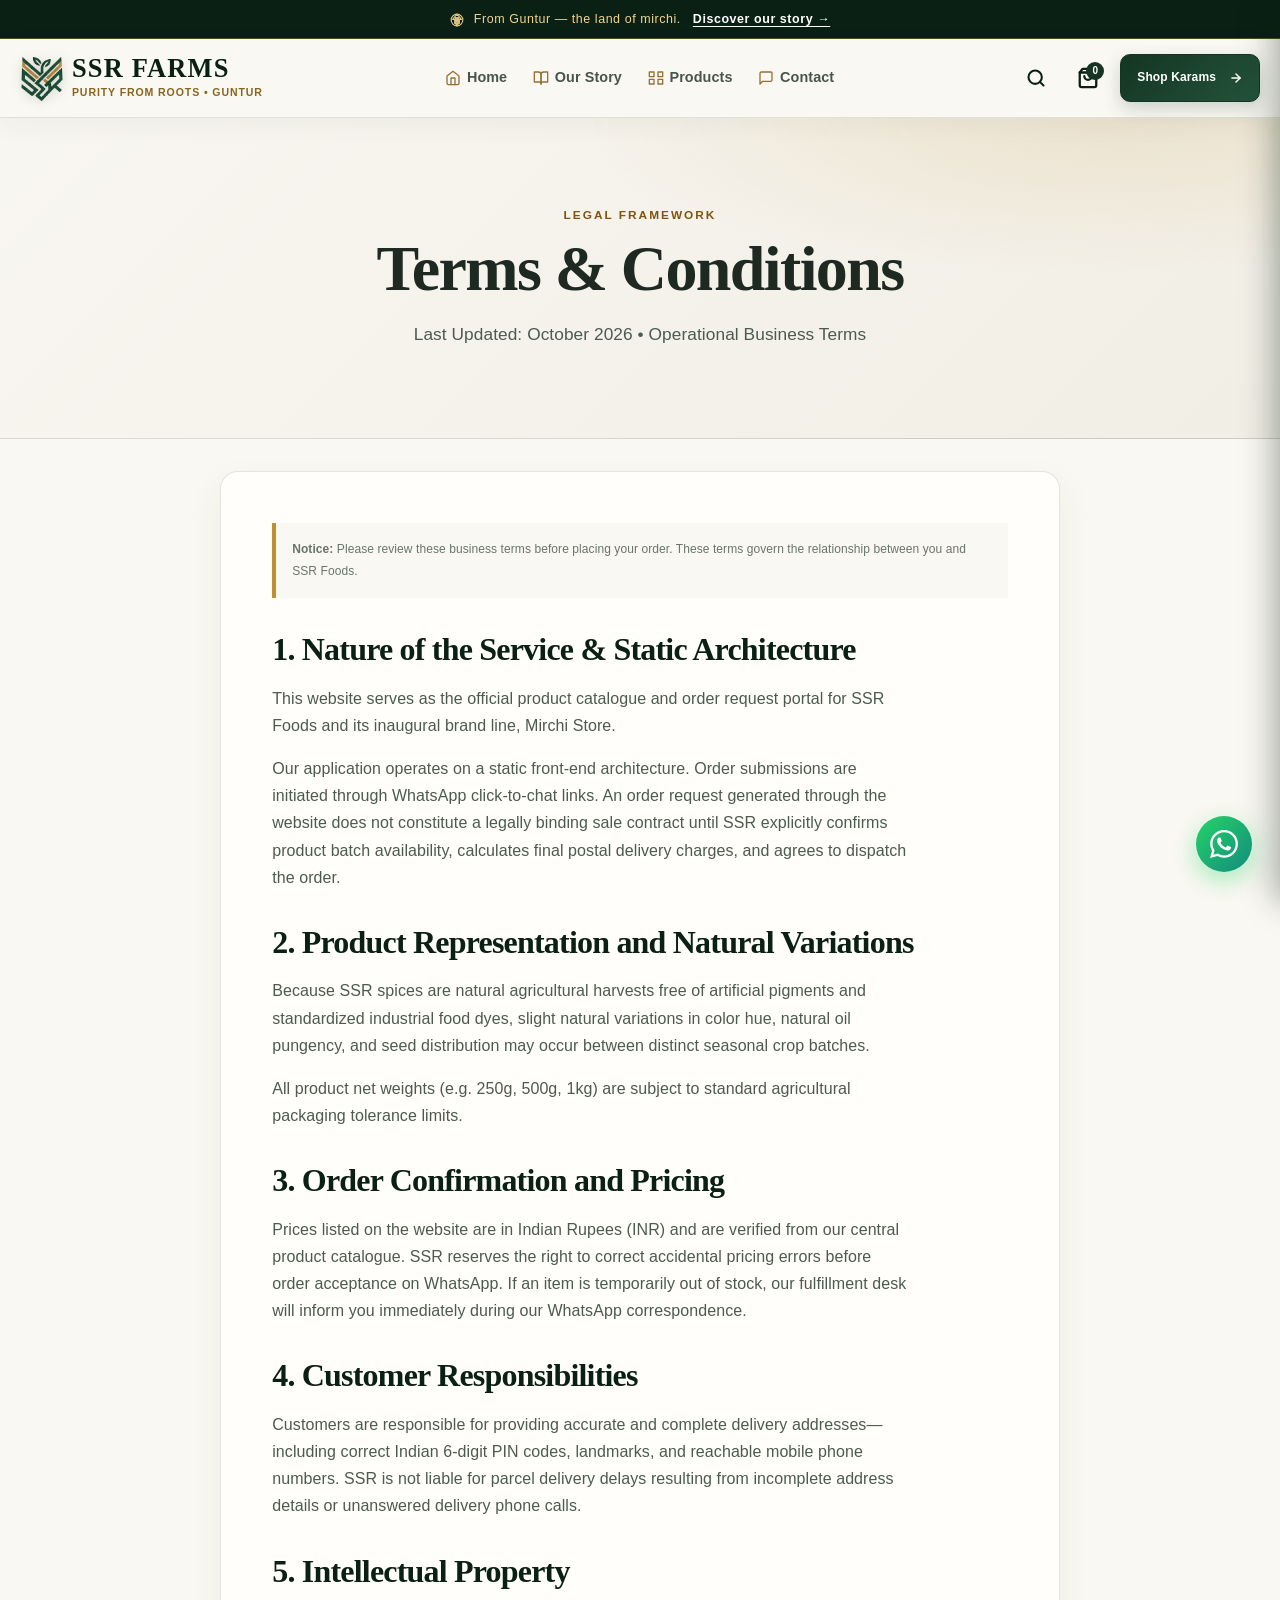
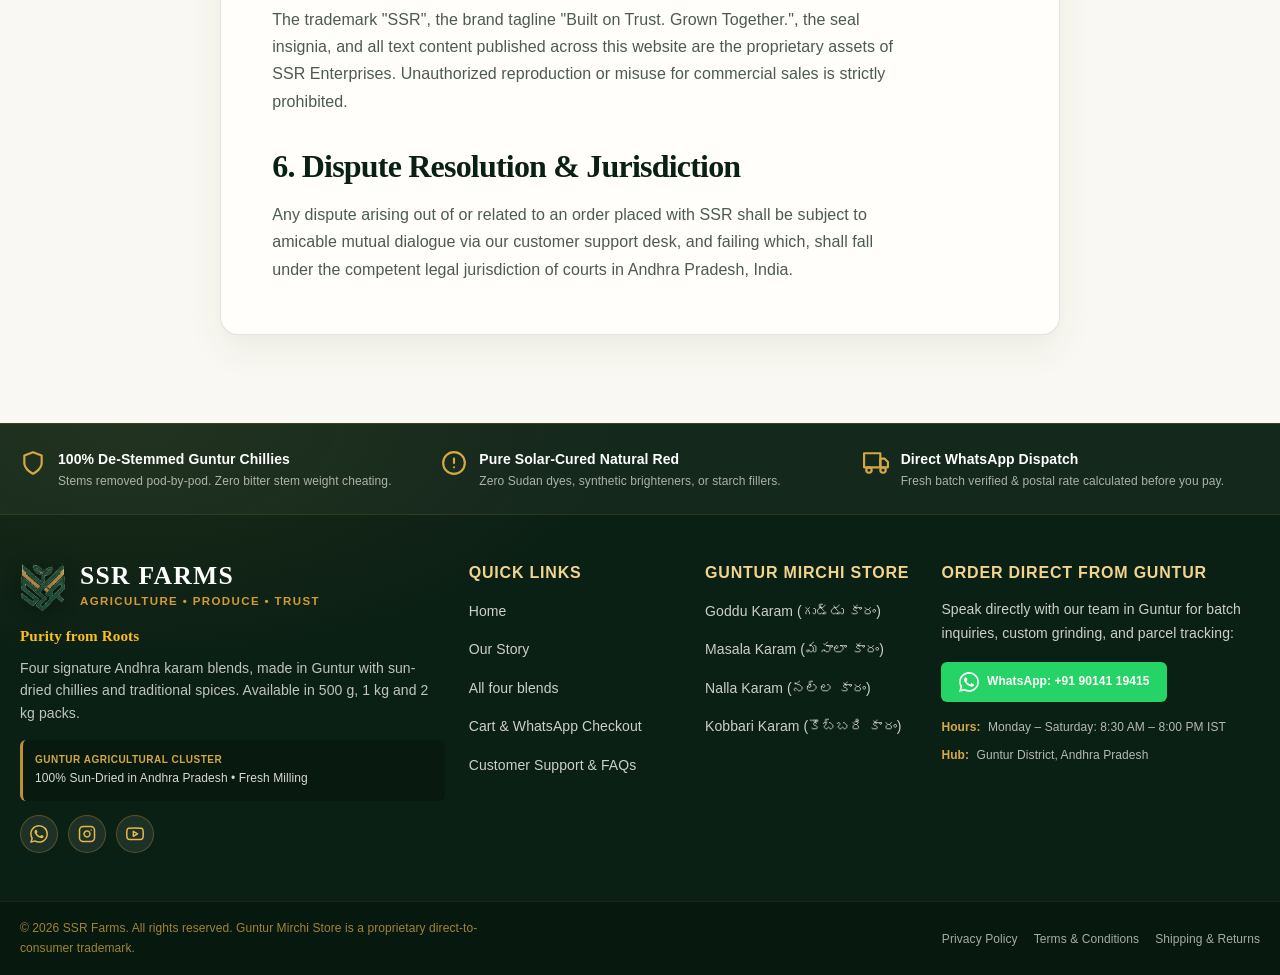
<file: terms.html>
<!DOCTYPE html>
<html lang="en">
<head>
  <meta charset="UTF-8">
  <meta name="viewport" content="width=device-width, initial-scale=1.0">
  <!-- Security & Privacy Policies -->
  <meta http-equiv="Content-Security-Policy" content="default-src 'self'; script-src 'self'; style-src 'self' 'unsafe-inline' https://fonts.googleapis.com; font-src 'self' https://fonts.gstatic.com; img-src 'self' data: https:; connect-src 'self' https://wa.me; frame-ancestors 'none'; base-uri 'self'; form-action 'self' https://wa.me;">
  <meta name="referrer" content="strict-origin-when-cross-origin">
  <meta http-equiv="Permissions-Policy" content="camera=(), microphone=(), geolocation=()">
  <meta http-equiv="X-Content-Type-Options" content="nosniff">

  <!-- Favicon & Brand Icons -->
  <link rel="icon" type="image/png" href="assets/images/favicon.png">
  <link rel="shortcut icon" href="assets/images/favicon.ico">
  <link rel="apple-touch-icon" href="assets/images/favicon.png">
  <title>Terms & Conditions — SSR Foods</title>
  <meta name="description" content="Commercial terms and conditions governing the browsing and ordering of SSR spice products.">
  <meta name="theme-color" content="#234B36">

  <!-- Stylesheets -->
    <!-- Heritage & Clean Typography: Cormorant Garamond & Outfit -->
  <link rel="preconnect" href="https://fonts.googleapis.com">
  <link rel="preconnect" href="https://fonts.gstatic.com" crossorigin>
  <link href="https://fonts.googleapis.com/css2?family=Cormorant+Garamond:ital,wght@0,600;0,700;1,600&family=Outfit:wght@400;500;600;700&display=swap" rel="stylesheet">

  <!-- Stylesheets -->
  <link rel="stylesheet" href="css/reset.css">
  <link rel="stylesheet" href="css/variables.css">
  <link rel="stylesheet" href="css/global.css">
  <link rel="stylesheet" href="css/layout.css">
  <link rel="stylesheet" href="css/components.css">
  <link rel="stylesheet" href="css/pages.css">
  <link rel="stylesheet" href="css/responsive.css">
  <link rel="stylesheet" href="css/premium.css">
</head>
<body>
  <a href="#mainContent" class="skip-link">Skip to main content</a>
  <div id="site-header-container"></div>

  <main id="mainContent">
    <section class="catalogue-header" style="text-align: center;">
      <div class="site-container-narrow">
        <span class="section-eyebrow">Legal Framework</span>
        <h1 class="section-title">Terms & Conditions</h1>
        <p class="section-desc">Last Updated: October 2026 &bull; Operational Business Terms</p>
      </div>
    </section>

    <div class="site-container-narrow">
      <article class="editorial-article">
        <div style="background: var(--color-cream); border-left: 4px solid var(--color-accent); padding: var(--space-4); margin-bottom: var(--space-6); font-size: var(--text-xs); color: var(--color-charcoal-muted);">
          <strong>Notice:</strong> Please review these business terms before placing your order. These terms govern the relationship between you and SSR Foods.
        </div>

        <h2>1. Nature of the Service & Static Architecture</h2>
        <p>
          This website serves as the official product catalogue and order request portal for SSR Foods and its inaugural brand line, Mirchi Store.
        </p>
        <p>
          Our application operates on a static front-end architecture. Order submissions are initiated through WhatsApp click-to-chat links. An order request generated through the website does not constitute a legally binding sale contract until SSR explicitly confirms product batch availability, calculates final postal delivery charges, and agrees to dispatch the order.
        </p>

        <h2>2. Product Representation and Natural Variations</h2>
        <p>
          Because SSR spices are natural agricultural harvests free of artificial pigments and standardized industrial food dyes, slight natural variations in color hue, natural oil pungency, and seed distribution may occur between distinct seasonal crop batches.
        </p>
        <p>
          All product net weights (e.g. 250g, 500g, 1kg) are subject to standard agricultural packaging tolerance limits.
        </p>

        <h2>3. Order Confirmation and Pricing</h2>
        <p>
          Prices listed on the website are in Indian Rupees (INR) and are verified from our central product catalogue. SSR reserves the right to correct accidental pricing errors before order acceptance on WhatsApp. If an item is temporarily out of stock, our fulfillment desk will inform you immediately during our WhatsApp correspondence.
        </p>

        <h2>4. Customer Responsibilities</h2>
        <p>
          Customers are responsible for providing accurate and complete delivery addresses—including correct Indian 6-digit PIN codes, landmarks, and reachable mobile phone numbers. SSR is not liable for parcel delivery delays resulting from incomplete address details or unanswered delivery phone calls.
        </p>

        <h2>5. Intellectual Property</h2>
        <p>
          The trademark "SSR", the brand tagline "Built on Trust. Grown Together.", the seal insignia, and all text content published across this website are the proprietary assets of SSR Enterprises. Unauthorized reproduction or misuse for commercial sales is strictly prohibited.
        </p>

        <h2>6. Dispute Resolution & Jurisdiction</h2>
        <p>
          Any dispute arising out of or related to an order placed with SSR shall be subject to amicable mutual dialogue via our customer support desk, and failing which, shall fall under the competent legal jurisdiction of courts in Andhra Pradesh, India.
        </p>
      </article>
    </div>
  </main>

  <div id="site-footer-container"></div>
  <script type="module" src="js/pages/policy.js"></script>
</body>
</html>
</file>
<file: css/variables.css>
/**
 * SSR FARMS — Design System Variables & Tokens
 * Luxury Heritage Brand Identity:
 * Deep Forest Agricultural Green, Logo Ochre Gold, Warm Ivory, and Rich Charcoal.
 */

:root {
  /* Brand Core Palette (Derived from SSR FARMS Logo) */
  --color-primary: #143522;          /* Deep Forest Agricultural Green */
  --color-primary-dark: #0B2014;     /* Black Soil Darkest Forest Green */
  --color-primary-light: #1E4D32;    /* Mid Farm Heritage Green */
  --color-primary-surface: #0E291B;  /* Rich Surface Green */

  /* Logo Ochre Gold Accents */
  --color-gold: #C28E34;             /* Logo Primary Ochre Gold */
  --color-gold-light: #D4A843;       /* Bright Sunlit Harvest Gold */
  --color-gold-dark: #A07828;        /* Deep Antique Milled Gold */
  --color-gold-surface: rgba(194, 142, 52, 0.08); /* Soft Gold Tint */
  --color-gold-glow: rgba(212, 168, 67, 0.35);

  /* Heritage Harvest Accents */
  --color-accent: #C28E34;           /* Primary Accent = Logo Gold */
  --color-accent-light: #D4A843;
  --color-accent-dark: #A07828;

  /* Spice Heat Level Indicators (Preserved for Karam badges) */
  --color-chilli-red: #B91C1C;       /* Guntur Pod Red */
  --color-chilli-bright: #E11D48;    /* Flame Crimson */
  --color-chilli-dark: #881313;      /* Deep Pounded Karam */

  /* Earth & Farm Neutrals */
  --color-earth: #78350F;            /* Warm Terracotta Soil */
  --color-cream: #FDFBF7;            /* Clean Ivory Farm Surface */
  --color-cream-surface: #F5EFEB;    /* Warm Earth Tint */
  --color-cream-card: #FFFFFF;       /* Crisp White Card Surface */
  --color-charcoal: #1C1917;         /* Deep Rich Text */
  --color-charcoal-light: #44403C;   /* Muted Body Text */
  --color-charcoal-muted: #78716C;   /* Captions & Subtitles */
  --color-border: rgba(20, 53, 34, 0.12); /* Subtle Green-tinted Border */
  --color-border-gold: rgba(194, 142, 52, 0.28); /* Gold Accent Border */
  --color-border-dark: rgba(28, 25, 23, 0.20);
  --color-white: #FFFFFF;

  /* Feedback */
  --color-success: #15803D;
  --color-error: #B91C1C;
  --color-warning: #C28E34;

  /* Typography — Clean Heritage Standard */
  --font-serif: "Cormorant Garamond", Georgia, Cambria, serif;
  --font-sans: "Outfit", -apple-system, BlinkMacSystemFont, "Segoe UI", Roboto, sans-serif;
  
  /* Font Sizes */
  --text-xs: 0.75rem;
  --text-sm: 0.875rem;
  --text-base: 1rem;
  --text-lg: 1.125rem;
  --text-xl: 1.25rem;
  --text-2xl: 1.5rem;
  --text-3xl: 1.875rem;
  --text-4xl: 2.25rem;
  --text-5xl: 3rem;

  /* Spacing Scale */
  --space-1: 0.25rem;
  --space-2: 0.5rem;
  --space-3: 0.75rem;
  --space-4: 1rem;
  --space-5: 1.25rem;
  --space-6: 1.5rem;
  --space-8: 2rem;
  --space-10: 2.5rem;
  --space-12: 3rem;
  --space-16: 4rem;
  --space-20: 5rem;
  --space-24: 6rem;

  /* Layout */
  --container-max-width: 1240px;
  --container-narrow-width: 880px;
  --container-padding: 1.25rem;

  /* Radii */
  --radius-sm: 6px;
  --radius-md: 10px;
  --radius-lg: 16px;
  --radius-pill: 9999px;

  /* Elevation Shadows & Gold Ambient Glows */
  --shadow-subtle: 0 2px 8px rgba(20, 53, 34, 0.05);
  --shadow-card: 0 6px 24px rgba(20, 53, 34, 0.07);
  --shadow-hover: 0 16px 40px rgba(20, 53, 34, 0.14);
  --shadow-gold: 0 4px 20px rgba(194, 142, 52, 0.28);
  --shadow-gold-hover: 0 10px 30px rgba(194, 142, 52, 0.42);
  --shadow-drawer: -4px 0 32px rgba(11, 32, 20, 0.4);
  --shadow-glow: 0 0 28px rgba(212, 168, 67, 0.35);

  /* Transitions */
  --transition-fast: 180ms cubic-bezier(0.4, 0, 0.2, 1);
  --transition-normal: 280ms cubic-bezier(0.4, 0, 0.2, 1);
  --transition-slow: 420ms cubic-bezier(0.4, 0, 0.2, 1);
  --transition-bounce: 500ms cubic-bezier(0.34, 1.56, 0.64, 1);

  /* Z-Index */
  --z-base: 1;
  --z-sticky: 100;
  --z-dropdown: 200;
  --z-drawer: 300;
  --z-toast: 9999;
}
</file>
<file: css/global.css>
/**
 * SSR FARMS — Global Styles & Animations
 * Premium Heritage Agricultural Brand
 */

/* ============================================================
   Base
   ============================================================ */
body {
  font-family: var(--font-sans);
  background-color: var(--color-cream);
  color: var(--color-charcoal);
  font-size: var(--text-base);
  overflow-x: hidden;
  letter-spacing: 0.005em;
  -webkit-font-smoothing: antialiased;
  text-rendering: optimizeLegibility;
}

/* Skip Link */
.skip-link {
  position: absolute;
  top: -100px;
  left: var(--space-4);
  background: var(--color-primary);
  color: var(--color-white);
  padding: var(--space-2) var(--space-4);
  z-index: 9999;
  border-radius: var(--radius-sm);
  transition: top var(--transition-fast);
}

.skip-link:focus {
  top: var(--space-4);
}

/* ============================================================
   Headings
   ============================================================ */
h1, h2, h3, h4, h5, h6 {
  font-family: var(--font-serif);
  color: var(--color-charcoal);
  line-height: 1.2;
  font-weight: 700;
  letter-spacing: -0.01em;
  text-wrap: balance;
}

h1 { font-size: clamp(2.4rem, 5.5vw, 4.2rem); }
h2 { font-size: clamp(1.9rem, 4vw, 3rem); }
h3 { font-size: clamp(1.35rem, 2.5vw, 2rem); }

p {
  color: var(--color-charcoal-light);
  margin-bottom: var(--space-4);
  line-height: 1.7;
  max-width: 72ch;
}

p:last-child {
  margin-bottom: 0;
}

strong, b {
  font-weight: 700;
  color: var(--color-charcoal);
}

/* ============================================================
   Focus
   ============================================================ */
:focus-visible {
  outline: 2px solid var(--color-gold);
  outline-offset: 3px;
}

/* Selection */
::selection {
  background: rgba(194, 142, 52, 0.18);
  color: var(--color-charcoal);
}

/* ============================================================
   Containers
   ============================================================ */
.site-container {
  width: 100%;
  max-width: var(--container-max-width);
  margin-left: auto;
  margin-right: auto;
  padding-left: var(--container-padding);
  padding-right: var(--container-padding);
}

.site-container-narrow {
  width: 100%;
  max-width: var(--container-narrow-width);
  margin-left: auto;
  margin-right: auto;
  padding-left: var(--container-padding);
  padding-right: var(--container-padding);
}

/* ============================================================
   Buttons — Base
   ============================================================ */
.btn {
  display: inline-flex;
  align-items: center;
  justify-content: center;
  gap: var(--space-2);
  padding: 0.85rem 1.75rem;
  font-family: var(--font-sans);
  font-size: var(--text-sm);
  font-weight: 700;
  letter-spacing: 0.02em;
  border-radius: var(--radius-sm);
  text-align: center;
  white-space: nowrap;
  transition: all var(--transition-normal);
  cursor: pointer;
  text-decoration: none;
  border: 1px solid transparent;
  position: relative;
  overflow: hidden;
  min-height: 46px;
  border-radius: 9px;
  letter-spacing: 0;
  box-shadow: 0 3px 8px rgba(28, 25, 23, 0.1);
}

.btn:hover {
  transform: translateY(-1px);
}

/* Primary — deep green gradient with gold hover glow */
.btn-primary {
  background: linear-gradient(135deg, var(--color-primary) 0%, var(--color-primary-light) 100%);
  color: var(--color-white);
  border-color: var(--color-primary);
  box-shadow: 0 4px 14px rgba(20, 53, 34, 0.25);
}

.btn-primary:hover {
  background: linear-gradient(135deg, var(--color-primary-dark) 0%, var(--color-primary) 100%);
  transform: translateY(-2px);
  box-shadow: 0 8px 24px rgba(20, 53, 34, 0.35), 0 0 0 2px rgba(194, 142, 52, 0.25);
  border-color: var(--color-gold);
}

/* Gold — luxury CTA button */
.btn-gold {
  background: linear-gradient(135deg, var(--color-gold) 0%, var(--color-gold-light) 50%, var(--color-gold-dark) 100%);
  color: var(--color-primary-dark);
  border-color: var(--color-gold);
  font-weight: 800;
  box-shadow: 0 4px 16px rgba(194, 142, 52, 0.30);
  letter-spacing: 0.03em;
}

.btn-gold:hover {
  background: linear-gradient(135deg, var(--color-gold-light) 0%, #E8C060 50%, var(--color-gold) 100%);
  transform: translateY(-2px);
  box-shadow: 0 8px 28px rgba(194, 142, 52, 0.50);
  color: var(--color-primary-dark);
}

/* Chilli — kept for spice/whatsapp use only */
.btn-chilli {
  background: linear-gradient(135deg, var(--color-chilli-red) 0%, var(--color-chilli-bright) 100%);
  color: var(--color-white);
  border-color: var(--color-chilli-red);
  box-shadow: 0 4px 16px rgba(185, 28, 28, 0.3);
}

.btn-chilli:hover {
  background: linear-gradient(135deg, var(--color-chilli-dark) 0%, var(--color-chilli-red) 100%);
  transform: translateY(-2px);
  box-shadow: 0 8px 24px rgba(225, 29, 72, 0.45);
}

/* Secondary */
.btn-secondary {
  background-color: var(--color-cream-surface);
  color: var(--color-charcoal);
  border-color: var(--color-border);
}

.btn-secondary:hover {
  background-color: var(--color-white);
  border-color: var(--color-primary);
  color: var(--color-primary);
  transform: translateY(-2px);
}

/* Outline — green by default */
.btn-outline {
  background-color: transparent;
  color: var(--color-primary);
  border-color: var(--color-primary);
}

.btn-outline:hover {
  background-color: var(--color-primary);
  color: var(--color-white);
  transform: translateY(-2px);
}

/* WhatsApp */
.btn-whatsapp {
  background: linear-gradient(135deg, #25D366 0%, #128C7E 100%);
  color: var(--color-white);
  border-color: #25D366;
  font-weight: 700;
  box-shadow: 0 4px 16px rgba(37, 211, 102, 0.35);
}

.btn-whatsapp:hover {
  background: linear-gradient(135deg, #1EBE5D 0%, #075E54 100%);
  transform: translateY(-2px);
  box-shadow: 0 8px 24px rgba(37, 211, 102, 0.45);
}

/* Success */
.btn-success {
  background: var(--color-success) !important;
  color: var(--color-white) !important;
}

/* Sizes */
.btn-sm    { padding: 0.5rem 1rem; font-size: var(--text-xs); }
.btn-lg    { padding: 1.05rem 2.2rem; font-size: var(--text-base); }
.btn-block { width: 100%; }

/* Shared hover elevation */
.btn-primary:hover,
.btn-gold:hover,
.btn-chilli:hover,
.btn-secondary:hover,
.btn-outline:hover,
.btn-whatsapp:hover {
  box-shadow: 0 7px 16px rgba(28, 25, 23, 0.16);
}

/* ============================================================
   Badges
   ============================================================ */
.badge {
  display: inline-flex;
  align-items: center;
  gap: var(--space-1);
  padding: 0.3rem 0.65rem;
  font-size: var(--text-xs);
  font-weight: 700;
  border-radius: var(--radius-sm);
  letter-spacing: 0.03em;
}

/* Heat / spice — retains chilli red */
.badge-heat {
  background-color: rgba(185, 28, 28, 0.12);
  color: var(--color-chilli-red);
  border: 1px solid rgba(185, 28, 28, 0.25);
  font-weight: 700;
}

.badge-discount {
  background-color: rgba(194, 142, 52, 0.15);
  color: var(--color-gold-dark);
  border: 1px solid rgba(194, 142, 52, 0.30);
}

/* ============================================================
   Form Controls
   ============================================================ */
.form-group {
  margin-bottom: var(--space-4);
  display: flex;
  flex-direction: column;
}

.form-label {
  font-size: var(--text-sm);
  font-weight: 700;
  color: var(--color-charcoal);
  margin-bottom: var(--space-1);
}

.form-label .required-star {
  color: var(--color-error);
}

.form-input,
.form-select,
.form-textarea {
  width: 100%;
  padding: 0.8rem 1rem;
  background-color: var(--color-white);
  border: 1px solid var(--color-border-dark);
  border-radius: var(--radius-sm);
  color: var(--color-charcoal);
  font-size: var(--text-sm);
  transition: all var(--transition-fast);
  min-height: 46px;
  border-radius: 8px;
  border-color: rgba(28, 25, 23, 0.18);
}

.form-textarea {
  min-height: 120px;
}

/* Gold focus ring */
.form-input:focus,
.form-select:focus,
.form-textarea:focus {
  border-color: var(--color-gold);
  box-shadow: 0 0 0 3px rgba(194, 142, 52, 0.18);
  outline: none;
}

.form-input::placeholder,
.form-textarea::placeholder {
  color: #8A817A;
}

.form-input.is-invalid,
.form-select.is-invalid {
  border-color: var(--color-error);
  background-color: #FEF2F2;
}

.form-error {
  font-size: var(--text-xs);
  color: var(--color-error);
  margin-top: var(--space-1);
  display: block;
  font-weight: 600;
}

.form-help {
  font-size: var(--text-xs);
  color: var(--color-charcoal-muted);
  margin-top: var(--space-1);
}

/* ============================================================
   Section Eyebrow — gold
   ============================================================ */
.section-eyebrow {
  color: var(--color-gold);
  letter-spacing: 0.16em;
}

.section-header .section-title {
  letter-spacing: -0.03em;
}

/* ============================================================
   Product Cards
   ============================================================ */
.site-container .product-card {
  border-color: rgba(28, 25, 23, 0.1);
  border-radius: 14px;
  box-shadow: 0 5px 18px rgba(28, 25, 23, 0.07);
}

.site-container .product-card:hover {
  transform: translateY(-4px);
  border-color: rgba(194, 142, 52, 0.30);
  box-shadow: 0 14px 30px rgba(28, 25, 23, 0.12);
}

.site-container .product-card .card-media-wrapper {
  background-color: #F1E8DD;
}

.site-container .product-card .card-image {
  transition: transform 450ms cubic-bezier(0.2, 0.7, 0.2, 1);
}

.site-container .product-card:hover .card-image {
  transform: scale(1.045);
}

.site-container .product-card .card-body {
  padding: clamp(1rem, 2vw, 1.4rem);
}

.site-container .product-card .card-title {
  letter-spacing: -0.02em;
}

.site-container .product-card .card-pairing-box {
  border-radius: 0 8px 8px 0;
}

/* ============================================================
   Hero Section
   ============================================================ */
.hero-section .hero-tag {
  background: rgba(194, 142, 52, 0.12);
  border-color: rgba(194, 142, 52, 0.35);
  color: var(--color-gold-light);
  box-shadow: none;
}

.hero-section .hero-title {
  max-width: 13ch;
  letter-spacing: -0.035em;
  line-height: 1.04;
}

.hero-section .hero-title .highlight-red {
  color: var(--color-gold-light);
  text-shadow: none;
}

.hero-section .hero-subtitle {
  max-width: 58ch;
}

/* ============================================================
   Animation Keyframes
   ============================================================ */
@keyframes toastSlideIn {
  0%   { opacity: 0; transform: translateY(24px) scale(0.95); }
  100% { opacity: 1; transform: translateY(0) scale(1); }
}

@keyframes toastSlideOut {
  0%   { opacity: 1; transform: translateY(0) scale(1); }
  100% { opacity: 0; transform: translateY(16px) scale(0.92); }
}

@keyframes toastProgress {
  from { width: 100%; }
  to   { width: 0%; }
}

@keyframes pulseGlow {
  0%, 100% { box-shadow: 0 0 0 0 rgba(194, 142, 52, 0.5); }
  50%       { box-shadow: 0 0 0 10px rgba(194, 142, 52, 0); }
}

@keyframes floatSlow {
  0%, 100% { transform: translateY(0); }
  50%       { transform: translateY(-8px); }
}

@keyframes cardBounce {
  0%   { transform: scale(1); }
  40%  { transform: scale(1.04); }
  100% { transform: scale(1); }
}

@keyframes fadeInUp {
  0%   { opacity: 0; transform: translateY(40px); }
  100% { opacity: 1; transform: translateY(0); }
}

@keyframes fadeInLeft {
  0%   { opacity: 0; transform: translateX(-40px); }
  100% { opacity: 1; transform: translateX(0); }
}

@keyframes fadeInRight {
  0%   { opacity: 0; transform: translateX(40px); }
  100% { opacity: 1; transform: translateX(0); }
}

@keyframes scaleIn {
  0%   { opacity: 0; transform: scale(0.85); }
  100% { opacity: 1; transform: scale(1); }
}

@keyframes shimmer {
  0%   { background-position: -200% 0; }
  100% { background-position: 200% 0; }
}

/* Gold shimmer sweep */
@keyframes goldShimmer {
  0%   { background-position: -200% 0; }
  100% { background-position: 200% 0; }
}

@keyframes countUp {
  0%   { opacity: 0; transform: translateY(20px); }
  100% { opacity: 1; transform: translateY(0); }
}

@keyframes heroTextReveal {
  0% {
    opacity: 0;
    transform: translateY(30px);
    filter: blur(8px);
  }
  100% {
    opacity: 1;
    transform: translateY(0);
    filter: blur(0);
  }
}

@keyframes slideDown {
  0%   { opacity: 0; transform: translateY(-20px); }
  100% { opacity: 1; transform: translateY(0); }
}

@keyframes pulseScale {
  0%, 100% { transform: scale(1); }
  50%       { transform: scale(1.05); }
}

/* Fade rise up — entry animation */
@keyframes fadeRiseUp {
  from { opacity: 0; transform: translateY(28px); }
  to   { opacity: 1; transform: translateY(0); }
}

/* ============================================================
   Animation Utility Classes
   ============================================================ */
.animate-float   { animation: floatSlow 4s ease-in-out infinite; }
.card-pop-bounce { animation: cardBounce 0.4s var(--transition-bounce); }

/* Scroll-triggered reveal */
.reveal {
  opacity: 0;
  transform: translateY(40px);
  transition: opacity 0.7s cubic-bezier(0.16, 1, 0.3, 1),
              transform 0.7s cubic-bezier(0.16, 1, 0.3, 1);
}

.reveal.revealed {
  opacity: 1;
  transform: translateY(0);
}

.reveal-left {
  opacity: 0;
  transform: translateX(-40px);
  transition: opacity 0.7s cubic-bezier(0.16, 1, 0.3, 1),
              transform 0.7s cubic-bezier(0.16, 1, 0.3, 1);
}

.reveal-left.revealed {
  opacity: 1;
  transform: translateX(0);
}

.reveal-right {
  opacity: 0;
  transform: translateX(40px);
  transition: opacity 0.7s cubic-bezier(0.16, 1, 0.3, 1),
              transform 0.7s cubic-bezier(0.16, 1, 0.3, 1);
}

.reveal-right.revealed {
  opacity: 1;
  transform: translateX(0);
}

.reveal-scale {
  opacity: 0;
  transform: scale(0.88);
  transition: opacity 0.6s cubic-bezier(0.16, 1, 0.3, 1),
              transform 0.6s cubic-bezier(0.16, 1, 0.3, 1);
}

.reveal-scale.revealed {
  opacity: 1;
  transform: scale(1);
}

/* Staggered children animation delays */
.stagger-children > *:nth-child(1) { transition-delay: 0ms; }
.stagger-children > *:nth-child(2) { transition-delay: 100ms; }
.stagger-children > *:nth-child(3) { transition-delay: 200ms; }
.stagger-children > *:nth-child(4) { transition-delay: 300ms; }
.stagger-children > *:nth-child(5) { transition-delay: 400ms; }

/* Hero animation delays */
.hero-animate-1 { animation: heroTextReveal 0.8s cubic-bezier(0.16, 1, 0.3, 1) 0.1s both; }
.hero-animate-2 { animation: heroTextReveal 0.8s cubic-bezier(0.16, 1, 0.3, 1) 0.3s both; }
.hero-animate-3 { animation: heroTextReveal 0.8s cubic-bezier(0.16, 1, 0.3, 1) 0.5s both; }
.hero-animate-4 { animation: heroTextReveal 0.8s cubic-bezier(0.16, 1, 0.3, 1) 0.7s both; }
.hero-animate-5 { animation: heroTextReveal 0.8s cubic-bezier(0.16, 1, 0.3, 1) 0.9s both; }

/* ============================================================
   Toast Notifications
   ============================================================ */
.toast-container {
  position: fixed;
  bottom: var(--space-6);
  right: var(--space-6);
  z-index: var(--z-toast);
  display: flex;
  flex-direction: column;
  gap: var(--space-3);
  pointer-events: none;
  max-width: 400px;
  width: calc(100vw - 32px);
}

.toast-item {
  pointer-events: auto;
  position: relative;
  background-color: #18181B;
  color: #FAFAFA;
  border-radius: 12px;
  padding: var(--space-4) var(--space-4) var(--space-5);
  box-shadow: 0 18px 42px rgba(0, 0, 0, 0.22);
  border: 1px solid rgba(255, 255, 255, 0.12);
  display: flex;
  align-items: flex-start;
  gap: var(--space-3);
  overflow: hidden;
  animation: toastSlideIn 0.35s var(--transition-bounce) forwards;
}

.toast-item.toast-leaving {
  animation: toastSlideOut 0.25s ease forwards;
}

.toast-icon-wrap {
  width: 36px;
  height: 36px;
  border-radius: 50%;
  background: rgba(34, 197, 94, 0.18);
  color: #4ADE80;
  display: flex;
  align-items: center;
  justify-content: center;
  flex-shrink: 0;
}

.toast-item.toast-cart .toast-icon-wrap {
  background: rgba(194, 142, 52, 0.20);
  color: var(--color-gold-light);
}

.toast-content { flex: 1; }

.toast-title {
  display: block;
  font-size: var(--text-sm);
  font-weight: 700;
  color: #FFFFFF;
  margin-bottom: 2px;
}

.toast-desc {
  font-size: var(--text-xs);
  color: #A1A1AA;
  line-height: 1.4;
  margin: 0;
}

.toast-action {
  display: inline-block;
  margin-top: 6px;
  font-size: var(--text-xs);
  font-weight: 700;
  color: var(--color-gold-light);
  text-decoration: underline;
}

.toast-close {
  color: #71717A;
  font-size: 1.4rem;
  line-height: 1;
  padding: 0 4px;
  cursor: pointer;
}

.toast-close:hover { color: #FFFFFF; }

.toast-progress-bar {
  position: absolute;
  bottom: 0;
  left: 0;
  height: 3px;
  background: linear-gradient(to right, var(--color-gold), var(--color-gold-light));
  animation: toastProgress linear forwards;
}

/* ============================================================
   Reduced Motion
   ============================================================ */
@media (prefers-reduced-motion: reduce) {
  *, *::before, *::after {
    animation-duration: 0.01ms !important;
    animation-iteration-count: 1 !important;
    transition-duration: 0.01ms !important;
    scroll-behavior: auto !important;
  }
}

/* ============================================================
   Mobile tweaks
   ============================================================ */
@media (max-width: 639px) {
  .btn {
    white-space: normal;
  }

  .hero-section .hero-title {
    max-width: 11ch;
  }
}
</file>
<file: css/layout.css>
/**
 * SSR FARMS — Layout CSS
 * Header, sticky navigation, mobile drawer, announcement bar, and footer.
 * Brand: Deep Forest Green #143522 · Gold Ochre #C28E34 · Cream Ivory #FDFBF7
 */

/* ============================================================
   Announcement Bar
   ============================================================ */
.announcement-bar {
  background-color: #0B2014;
  color: #D4A843;
  font-size: var(--text-xs);
  padding: 0.45rem 0;
  text-align: center;
  border-bottom: 1px solid rgba(194, 142, 52, 0.4);
  letter-spacing: 0.03em;
}

.announcement-content {
  display: flex;
  align-items: center;
  justify-content: center;
  gap: var(--space-3);
  flex-wrap: wrap;
}

.announcement-link {
  color: #FFFFFF;
  font-weight: 600;
  text-decoration: underline;
  text-underline-offset: 3px;
}

.announcement-link:hover {
  color: #D4A843;
}

/* ============================================================
   Main Header
   ============================================================ */
.main-header {
  position: sticky;
  top: 0;
  left: 0;
  width: 100%;
  background-color: #FDFBF7;
  border-bottom: 1px solid rgba(20, 53, 34, 0.1);
  z-index: var(--z-sticky);
  transition: background-color var(--transition-normal),
              box-shadow var(--transition-normal),
              padding var(--transition-normal);
}

.main-header.scrolled {
  background-color: #FFFFFF;
  backdrop-filter: blur(8px);
  box-shadow: 0 4px 18px rgba(20, 53, 34, 0.12);
}

.header-inner {
  display: flex;
  align-items: center;
  justify-content: space-between;
  padding-top: var(--space-3);
  padding-bottom: var(--space-3);
}

/* ============================================================
   Brand Link & Monogram
   ============================================================ */
.brand-link {
  display: inline-flex;
  align-items: center;
  gap: var(--space-3);
}

.brand-mark {
  display: flex;
  align-items: center;
  gap: var(--space-2);
  color: var(--color-primary-dark);
}

.brand-logo-img {
  width: auto;
  height: 42px;
  object-fit: contain;
  filter: drop-shadow(0 2px 5px rgba(20, 53, 34, 0.16));
  transition: transform var(--transition-fast);
}

.brand-link:hover .brand-logo-img {
  transform: scale(1.06);
}

.brand-monogram {
  flex-shrink: 0;
  color: var(--color-primary);
}

.brand-text {
  display: flex;
  flex-direction: column;
}

/* Heritage serif name — wider tracking */
.brand-name {
  font-family: var(--font-serif);
  font-size: 1.55rem;
  font-weight: 700;
  letter-spacing: 0.06em;
  color: #0B2014;
  line-height: 1;
}

/* Gold sub-label */
.brand-sub {
  font-size: 0.7rem;
  font-weight: 500;
  color: #C28E34;
  letter-spacing: 0.06em;
  text-transform: uppercase;
  margin-top: 2px;
}

/* ============================================================
   Desktop Navigation
   ============================================================ */
.desktop-nav {
  display: none;
}

.nav-links {
  display: flex;
  align-items: center;
  gap: var(--space-6);
}

.nav-link {
  display: flex;
  align-items: center;
  gap: 6px;
  font-family: var(--font-sans);
  font-size: var(--text-sm);
  font-weight: 500;
  color: #44403C;
  padding: var(--space-1) 0;
  position: relative;
  transition: color var(--transition-fast);
  text-decoration: none;
}

.nav-link:hover,
.nav-link.active {
  color: #143522;
}

/* Gold active underline */
.nav-link.active::after {
  content: "";
  position: absolute;
  bottom: -4px;
  left: 0;
  width: 100%;
  height: 2px;
  background-color: #C28E34;
  border-radius: 1px;
}

/* Nav icons */
.nav-icon {
  width: 16px;
  height: 16px;
  opacity: 0.7;
  transition: opacity 0.2s ease;
  flex-shrink: 0;
}

.nav-link:hover .nav-icon,
.nav-link.active .nav-icon {
  opacity: 1;
}

/* ============================================================
   Header Actions
   ============================================================ */
.header-actions {
  display: flex;
  align-items: center;
  gap: var(--space-3);
}

.action-btn {
  display: flex;
  align-items: center;
  justify-content: center;
  width: 40px;
  height: 40px;
  border-radius: var(--radius-sm);
  color: var(--color-primary-dark);
  position: relative;
  transition: background-color var(--transition-fast), color var(--transition-fast);
}

.action-btn:hover {
  background-color: var(--color-cream-surface);
  color: var(--color-primary);
}

.cart-badge {
  position: absolute;
  top: 4px;
  right: 4px;
  display: flex;
  align-items: center;
  justify-content: center;
  min-width: 18px;
  height: 18px;
  padding: 0 4px;
  font-size: 10px;
  font-weight: 700;
  background-color: var(--color-primary);
  color: var(--color-white);
  border-radius: var(--radius-pill);
  transition: transform var(--transition-fast), background-color var(--transition-fast);
}

.cart-badge.has-items {
  background-color: var(--color-gold-dark);
  color: var(--color-white);
  transform: scale(1.05);
}

.hide-mobile {
  display: none;
}

/* ============================================================
   Mobile Toggle Hamburger
   ============================================================ */
.mobile-menu-toggle {
  display: flex;
  flex-direction: column;
  justify-content: space-around;
  width: 32px;
  height: 32px;
  padding: 4px;
  border-radius: var(--radius-sm);
  color: var(--color-primary-dark);
}

.hamburger-line {
  width: 100%;
  height: 2px;
  background-color: currentColor;
  border-radius: 1px;
}

/* ============================================================
   Mobile Drawer Overlay
   ============================================================ */
.mobile-drawer-overlay {
  position: fixed;
  inset: 0;
  background: rgba(0, 0, 0, 0.55);
  backdrop-filter: blur(3px);
  z-index: var(--z-drawer);
  opacity: 0;
  visibility: hidden;
  transition: opacity var(--transition-normal), visibility var(--transition-normal);
}

.mobile-drawer-overlay.open {
  opacity: 1;
  visibility: visible;
}

/* ============================================================
   Mobile Drawer — dark green luxury
   ============================================================ */
.mobile-drawer {
  position: fixed;
  top: 0;
  right: 0;
  bottom: 0;
  width: min(85vw, 360px);
  background-color: #0B2014;
  z-index: calc(var(--z-drawer) + 1);
  box-shadow: var(--shadow-drawer);
  display: flex;
  flex-direction: column;
  transform: translateX(100%);
  transition: transform var(--transition-normal);
  padding: var(--space-6);
  overflow-y: auto;
}

.mobile-drawer.open {
  transform: translateX(0);
}

.mobile-drawer-header {
  display: flex;
  align-items: center;
  justify-content: space-between;
  margin-bottom: var(--space-8);
  padding-bottom: var(--space-4);
  border-bottom: 1px solid rgba(194, 142, 52, 0.25);
}

/* Gold accent for drawer header logo */
.mobile-drawer-header .brand-name {
  color: #FFFFFF;
}

.mobile-drawer-header .brand-sub {
  color: #C28E34;
}

.drawer-close-btn {
  font-size: 2rem;
  line-height: 1;
  color: rgba(255, 255, 255, 0.6);
  padding: 0 var(--space-2);
  transition: color var(--transition-fast);
}

.drawer-close-btn:hover {
  color: #D4A843;
}

.mobile-nav-links {
  display: flex;
  flex-direction: column;
  gap: var(--space-4);
}

.mobile-nav-link {
  display: flex;
  align-items: center;
  gap: var(--space-3);
  font-size: var(--text-lg);
  font-weight: 600;
  color: rgba(255, 255, 255, 0.85);
  padding: var(--space-2) 0;
  border-bottom: 1px solid rgba(255, 255, 255, 0.07);
  text-decoration: none;
  transition: color var(--transition-fast);
}

.mobile-nav-link:hover {
  color: #D4A843;
}

.mobile-nav-link.active {
  color: #D4A843;
}

/* Mobile nav icons */
.mobile-nav-icon {
  width: 18px;
  height: 18px;
  opacity: 0.75;
  flex-shrink: 0;
  color: #FFFFFF;
}

.mobile-nav-link.active .mobile-nav-icon,
.mobile-nav-link:hover .mobile-nav-icon {
  opacity: 1;
  color: #D4A843;
}

.mobile-drawer-footer {
  margin-top: auto;
  padding-top: var(--space-6);
  display: flex;
  flex-direction: column;
  gap: var(--space-4);
}

.mobile-support-link {
  font-size: var(--text-xs);
  color: rgba(255, 255, 255, 0.5);
  text-align: center;
  display: flex;
  flex-direction: column;
  gap: 2px;
}

.whatsapp-text-link {
  color: #25D366;
  font-weight: 700;
}

/* ============================================================
   Search Dropdown
   ============================================================ */
.search-bar-dropdown {
  background-color: var(--color-white);
  border-top: 1px solid var(--color-border);
  border-bottom: 1px solid var(--color-border);
  padding: var(--space-3) 0;
}

.search-form {
  display: flex;
  align-items: center;
  gap: var(--space-2);
}

.search-input {
  flex: 1;
  padding: 0.6rem 1rem;
  border: 1px solid var(--color-border-dark);
  border-radius: var(--radius-sm);
  font-size: var(--text-sm);
}

.search-close-btn {
  font-size: 1.5rem;
  line-height: 1;
  padding: 0 var(--space-2);
  color: var(--color-charcoal-muted);
}

/* ============================================================
   Footer — Premium Dark Green
   ============================================================ */
.site-footer {
  background-color: #0D1F14;
  color: rgba(253, 251, 247, 0.85);
  margin-top: var(--space-16);
  border-top: 1px solid rgba(194, 142, 52, 0.15);
}

/* Trust Ribbon */
.footer-trust-ribbon {
  background-color: rgba(255, 255, 255, 0.04);
  border-bottom: 1px solid rgba(255, 255, 255, 0.06);
  padding: var(--space-6) 0;
}

.ribbon-grid {
  display: grid;
  grid-template-columns: 1fr;
  gap: var(--space-6);
}

.ribbon-item {
  display: flex;
  align-items: flex-start;
  gap: var(--space-3);
}

/* Gold icon stroke */
.ribbon-icon {
  color: #D4A843;
  flex-shrink: 0;
  margin-top: 2px;
}

.ribbon-item strong {
  display: block;
  color: var(--color-white);
  font-size: var(--text-sm);
  margin-bottom: 2px;
}

.ribbon-item p {
  color: rgba(253, 251, 247, 0.65);
  font-size: var(--text-xs);
  line-height: 1.4;
  margin: 0;
}

/* Footer Main */
.footer-main {
  padding-top: var(--space-12);
  padding-bottom: var(--space-12);
}

.footer-grid {
  display: grid;
  grid-template-columns: 1fr;
  gap: var(--space-8);
}

.footer-brand .brand-name {
  color: var(--color-white);
  font-size: 1.75rem;
}

.brand-tagline-text {
  font-family: var(--font-serif);
  font-size: var(--text-lg);
  color: #D4A843;
  margin-top: var(--space-2);
  margin-bottom: var(--space-3);
}

.footer-desc {
  font-size: var(--text-sm);
  color: rgba(253, 251, 247, 0.75);
  line-height: 1.6;
}

.compliance-badge {
  margin-top: var(--space-4);
  background-color: rgba(0, 0, 0, 0.2);
  padding: var(--space-3);
  border-radius: var(--radius-sm);
  border-left: 3px solid #C28E34;
}

.compliance-badge .badge-label {
  font-size: 10px;
  text-transform: uppercase;
  letter-spacing: 0.05em;
  color: #D4A843;
  font-weight: 700;
  display: block;
}

.compliance-badge .compliance-text {
  font-size: var(--text-xs);
  color: rgba(253, 251, 247, 0.85);
  margin: 0;
}

/* Footer headings — gold */
.footer-heading {
  font-family: var(--font-sans);
  font-size: var(--text-base);
  font-weight: 700;
  color: #D4A843;
  margin-bottom: var(--space-4);
  text-transform: uppercase;
  letter-spacing: 0.05em;
}

.footer-links {
  display: flex;
  flex-direction: column;
  gap: var(--space-3);
}

.footer-links a {
  font-size: var(--text-sm);
  color: rgba(253, 251, 247, 0.80);
  transition: color var(--transition-fast), transform var(--transition-fast);
}

.footer-links a:hover {
  color: #D4A843;
  transform: translateX(2px);
}

.support-intro {
  font-size: var(--text-sm);
  color: rgba(253, 251, 247, 0.80);
  margin-bottom: var(--space-4);
}

.whatsapp-badge-btn {
  display: inline-flex;
  align-items: center;
  gap: var(--space-2);
  background-color: #25D366;
  color: var(--color-white);
  padding: 0.65rem 1.1rem;
  border-radius: var(--radius-sm);
  font-size: var(--text-xs);
  font-weight: 700;
  margin-bottom: var(--space-4);
  transition: background-color var(--transition-fast);
}

.whatsapp-badge-btn:hover {
  background-color: #1DA851;
}

.footer-meta-item {
  font-size: var(--text-xs);
  color: rgba(253, 251, 247, 0.70);
  margin-bottom: var(--space-2);
}

.footer-meta-item .meta-label {
  color: #D4A843;
  font-weight: 600;
  margin-right: 4px;
}

.footer-meta-item a {
  color: rgba(253, 251, 247, 0.85);
  text-decoration: underline;
}

/* Footer Bottom Bar */
.footer-bottom {
  border-top: 1px solid rgba(194, 142, 52, 0.12);
  padding: var(--space-4) 0;
  background-color: #060F0A;
}

.footer-bottom-inner {
  display: flex;
  flex-direction: column;
  gap: var(--space-3);
  text-align: center;
}

.copyright-text {
  font-size: var(--text-xs);
  color: rgba(212, 168, 67, 0.75);
  margin: 0;
}

.policy-links {
  display: flex;
  align-items: center;
  justify-content: center;
  gap: var(--space-4);
  flex-wrap: wrap;
}

.policy-links a {
  font-size: var(--text-xs);
  color: rgba(253, 251, 247, 0.65);
  transition: color var(--transition-fast);
}

.policy-links a:hover {
  color: #D4A843;
}

/* ============================================================
   Responsive breakpoints
   ============================================================ */
@media (min-width: 768px) {
  .ribbon-grid {
    grid-template-columns: repeat(2, 1fr);
  }

  .footer-grid {
    grid-template-columns: repeat(2, 1fr);
  }

  .footer-bottom-inner {
    flex-direction: row;
    justify-content: space-between;
    text-align: left;
  }
}

@media (min-width: 1024px) {
  .desktop-nav {
    display: flex;
    align-items: center;
  }

  .mobile-menu-toggle {
    display: none;
  }

  .hide-mobile {
    display: flex;
  }

  .ribbon-grid {
    grid-template-columns: repeat(4, 1fr);
  }

  .footer-grid {
    grid-template-columns: 2fr 1fr 1fr 1fr;
  }
}
</file>
<file: css/components.css>
/**
 * SSR — Components CSS
 * High-Impact Product Cards, Crisp Pairing Callouts, Solid Badges, and Cart Items.
 */

/* Product Card */
.product-card {
  background-color: var(--color-cream-card);
  border: 1px solid var(--color-border);
  border-radius: var(--radius-md);
  overflow: hidden;
  display: flex;
  flex-direction: column;
  transition: transform var(--transition-normal), box-shadow var(--transition-normal), border-color var(--transition-normal);
  position: relative;
  box-shadow: var(--shadow-card);
}

.product-card:hover {
  transform: translateY(-6px);
  box-shadow: var(--shadow-hover);
  border-color: rgba(185, 28, 28, 0.4);
}

.card-media-wrapper {
  position: relative;
  background-color: #F6EFEA;
  aspect-ratio: 16 / 10;
  overflow: hidden;
}

.card-image-wrap {
  display: block;
  width: 100%;
  height: 100%;
}

.card-image {
  width: 100%;
  height: 100%;
  object-fit: cover;
  object-position: center;
  transition: transform var(--transition-slow);
}

.product-card:hover .card-image {
  transform: scale(1.08);
}

/* Crisp, Solid High-Contrast Floating Badges */
.card-badges {
  position: absolute;
  top: 10px;
  left: 10px;
  display: flex;
  flex-direction: column;
  align-items: flex-start;
  gap: 6px;
  z-index: 10;
  pointer-events: none;
}

.card-badges .badge {
  background: rgba(17, 24, 18, 0.92);
  color: #FFFFFF;
  padding: 4px 10px;
  border-radius: var(--radius-pill);
  font-size: 11px;
  font-weight: 700;
  display: inline-flex;
  align-items: center;
  gap: 4px;
  box-shadow: 0 4px 12px rgba(0, 0, 0, 0.35);
  letter-spacing: 0.02em;
  border: 1px solid rgba(255, 255, 255, 0.2);
}

.card-badges .badge-heat {
  background: linear-gradient(135deg, #1C1917 0%, #292524 100%);
  color: #FFFFFF;
}

.card-badges .badge-discount {
  background: linear-gradient(135deg, #D97706 0%, #B45309 100%);
  color: #FFFFFF;
}

.card-body {
  padding: var(--space-5);
  display: flex;
  flex-direction: column;
  flex: 1;
}

.card-telugu-name {
  font-size: 12px;
  font-weight: 800;
  color: var(--color-chilli-red);
  margin-bottom: 4px;
  letter-spacing: 0.02em;
}

.card-title {
  font-size: 1.3rem;
  font-weight: 800;
  margin-bottom: var(--space-2);
  line-height: 1.25;
}

.card-title a {
  color: var(--color-charcoal);
  transition: color var(--transition-fast);
}

.card-title a:hover {
  color: var(--color-chilli-red);
}

.card-desc {
  font-size: var(--text-sm);
  color: var(--color-charcoal-light);
  line-height: 1.6;
  margin-bottom: var(--space-3);
  display: -webkit-box;
  -webkit-line-clamp: 2;
  -webkit-box-orient: vertical;
  overflow: hidden;
}

/* Mouth-Watering Pairing Callout */
.card-pairing-box {
  background-color: #FEF7EE;
  border-left: 3px solid #D97706;
  padding: 8px 12px;
  border-radius: 4px;
  margin-bottom: var(--space-4);
  font-size: 12px;
  line-height: 1.4;
}

.card-pairing-box .pairing-label {
  font-weight: 800;
  color: #B45309;
  text-transform: uppercase;
  font-size: 10px;
  letter-spacing: 0.06em;
  display: block;
  margin-bottom: 2px;
}

.card-pairing-box .pairing-text {
  color: #78350F;
  font-weight: 700;
}

/* Card Variant Selector */
.card-variant-selector {
  margin-bottom: var(--space-4);
  background-color: var(--color-cream);
  padding: var(--space-3);
  border-radius: var(--radius-sm);
  border: 1px solid var(--color-border);
}

.variant-label {
  display: block;
  font-size: 11px;
  font-weight: 700;
  color: var(--color-charcoal);
  margin-bottom: 5px;
  text-transform: uppercase;
  letter-spacing: 0.06em;
}

.variant-dropdown {
  width: 100%;
  padding: 0.65rem 0.85rem;
  font-size: var(--text-xs);
  font-weight: 700;
  border: 1px solid var(--color-border-dark);
  border-radius: var(--radius-sm);
  background-color: var(--color-white);
  color: var(--color-charcoal);
  cursor: pointer;
}

.variant-dropdown:focus {
  border-color: var(--color-chilli-red);
  outline: none;
}

/* Pricing Row */
.card-pricing-row {
  display: flex;
  align-items: baseline;
  justify-content: space-between;
  margin-top: auto;
  padding-top: var(--space-3);
  border-top: 1px dashed var(--color-border);
  margin-bottom: var(--space-4);
}

.card-price-container {
  display: flex;
  align-items: baseline;
  gap: var(--space-2);
}

.card-current-price {
  font-size: 1.65rem;
  font-weight: 800;
  color: var(--color-chilli-red);
}

.card-compare-price {
  font-size: var(--text-sm);
  color: var(--color-charcoal-muted);
  text-decoration: line-through;
}

.card-unit-label {
  font-size: 12px;
  color: var(--color-charcoal-muted);
  font-weight: 600;
}

.card-actions {
  display: flex;
  flex-direction: column;
  gap: var(--space-2);
}

/* Refined, accessible product-card controls */
.product-card {
  border: 1px solid rgba(28, 25, 23, 0.1);
  border-radius: 18px;
  background: #fff;
  box-shadow: 0 8px 26px rgba(28, 25, 23, 0.055);
}

.product-card:hover {
  border-color: rgba(185, 28, 28, 0.24);
  box-shadow: 0 16px 38px rgba(28, 25, 23, 0.1);
  transform: translateY(-3px);
}

.card-image-wrap {
  display: block;
  flex: 0 0 auto;
  width: 100%;
  height: auto;
  aspect-ratio: 16 / 10;
  overflow: hidden;
  background: #f1e8dd;
}

.card-image {
  display: block;
  width: 100%;
  height: 100%;
  object-fit: contain;
  transition: transform var(--transition-slow);
}

.product-card:hover .card-image {
  transform: scale(1.035);
}

.card-body {
  gap: 0;
  padding: clamp(1rem, 2vw, 1.35rem);
}

.card-heading .spice-heat-bar {
  gap: 7px;
  margin-bottom: 0.7rem;
}

.card-heading .spice-heat-label,
.card-heading .spice-heat-text {
  font-size: 0.68rem;
  font-weight: 650;
}

.card-heading .spice-dots {
  gap: 3px;
}

.card-heading .spice-dot {
  width: 7px;
  height: 7px;
}

.card-telugu-name {
  margin-bottom: 0.3rem;
  color: #77685d;
  font-size: 0.74rem;
  font-weight: 500;
  line-height: 1.5;
}

.card-title {
  margin-bottom: 0.5rem;
  font-family: var(--font-serif);
  font-size: clamp(1.35rem, 2vw, 1.65rem);
  font-weight: 700;
  letter-spacing: -0.02em;
  line-height: 1.12;
}

.card-title a {
  color: #1d2921;
}

.card-desc {
  display: -webkit-box;
  overflow: hidden;
  margin-bottom: 0.85rem;
  color: #62685f;
  font-size: 0.82rem;
  line-height: 1.6;
  -webkit-box-orient: vertical;
  -webkit-line-clamp: 2;
}

.card-pairing-box {
  padding: 0.65rem 0.8rem;
  margin-bottom: 1rem;
  border: 0;
  border-left: 2px solid #d5a35b;
  border-radius: 0 8px 8px 0;
  background: #faf7f1;
  font-size: 0.74rem;
  line-height: 1.45;
}

.card-pairing-box .pairing-label {
  display: inline;
  margin-right: 0.3rem;
  color: #7a5a32;
  font-size: 0.66rem;
  letter-spacing: 0.08em;
}

.card-pairing-box .pairing-text {
  color: #5b5145;
  font-weight: 500;
}

.card-variant-selector {
  min-width: 0;
  padding: 0;
  margin: 0 0 0.8rem;
  border: 0;
}

.variant-label {
  padding: 0;
  margin-bottom: 0.5rem;
  color: #62685f;
  font-size: 0.68rem;
  font-weight: 700;
  letter-spacing: 0.08em;
  text-transform: uppercase;
}

.card-variant-options {
  display: grid;
  grid-template-columns: repeat(3, minmax(0, 1fr));
  gap: 0.4rem;
}

.variant-option {
  min-width: 0;
  min-height: 38px;
  padding: 0.4rem 0.25rem;
  border: 1px solid rgba(28, 25, 23, 0.14);
  border-radius: 8px;
  background: #fff;
  color: #4a4b43;
  font: inherit;
  font-size: 0.73rem;
  font-weight: 650;
  cursor: pointer;
  transition: background-color var(--transition-fast), border-color var(--transition-fast), color var(--transition-fast);
}

.variant-option:hover:not(:disabled) {
  border-color: rgba(185, 28, 28, 0.45);
}

.variant-option.is-selected {
  border-color: var(--color-primary);
  background: #edf2ed;
  color: var(--color-primary);
  box-shadow: inset 0 0 0 1px var(--color-primary);
}

.variant-option:disabled {
  color: #9c9b95;
  background: #f2f1ee;
  cursor: not-allowed;
  text-decoration: line-through;
}

.card-purchase {
  padding-top: 0.8rem;
  margin-top: auto;
  border-top: 1px solid rgba(28, 25, 23, 0.09);
}

.card-pricing-row {
  justify-content: flex-start;
  gap: 0.5rem;
  padding: 0;
  margin: 0 0 0.8rem;
  border: 0;
}

.card-price-container {
  gap: 0.5rem;
}

.card-current-price {
  color: #1d2921;
  font-size: 1.55rem;
  font-weight: 750;
  letter-spacing: -0.035em;
}

.card-compare-price {
  color: #89867f;
  font-size: 0.78rem;
  font-weight: 500;
}

.card-unit-label {
  color: #76766f;
  font-size: 0.73rem;
  font-weight: 500;
}

.card-actions {
  gap: 0.35rem;
}

.card-actions .add-to-cart-btn {
  min-height: 44px;
  border-radius: 9px;
  font-size: 0.8rem;
  box-shadow: none;
}

.card-actions .add-to-cart-btn:disabled {
  opacity: 0.72;
  cursor: not-allowed;
}

.variant-option:focus-visible,
.card-actions .add-to-cart-btn:focus-visible {
  outline: 2px solid var(--color-chilli-bright);
  outline-offset: 2px;
}

@media (prefers-reduced-motion: reduce) {
  .spice-dot.filled.level-5 {
    animation: none;
  }
}

/* Quantity Stepper Control */
.qty-stepper {
  display: inline-flex;
  align-items: center;
  border: 1px solid var(--color-border-dark);
  border-radius: var(--radius-sm);
  background: var(--color-white);
  overflow: hidden;
}

.qty-btn {
  width: 34px;
  height: 34px;
  display: flex;
  align-items: center;
  justify-content: center;
  font-weight: 800;
  font-size: var(--text-base);
  color: var(--color-charcoal);
  background-color: var(--color-cream);
  transition: background-color var(--transition-fast);
}

.qty-btn:hover {
  background-color: var(--color-cream-surface);
  color: var(--color-chilli-red);
}

.qty-val {
  min-width: 38px;
  text-align: center;
  font-size: var(--text-sm);
  font-weight: 700;
  color: var(--color-charcoal);
}

/* Cart Item Row */
.cart-item-row {
  display: grid;
  grid-template-columns: 88px 1fr;
  gap: var(--space-4);
  padding: var(--space-5) 0;
  border-bottom: 1px solid var(--color-border);
}

.cart-item-thumb {
  width: 88px;
  height: 88px;
  border-radius: var(--radius-sm);
  object-fit: cover;
  background-color: var(--color-cream-surface);
  border: 1px solid var(--color-border);
}

.cart-item-details {
  display: flex;
  flex-direction: column;
  justify-content: space-between;
}

.cart-item-header {
  display: flex;
  justify-content: space-between;
  align-items: flex-start;
  gap: var(--space-2);
}

.cart-item-name {
  font-size: var(--text-base);
  font-weight: 700;
  color: var(--color-charcoal);
  line-height: 1.3;
}

.cart-item-variant {
  font-size: var(--text-xs);
  color: var(--color-chilli-red);
  font-weight: 600;
  margin-top: 2px;
}

.cart-item-controls {
  display: flex;
  align-items: center;
  justify-content: space-between;
  margin-top: var(--space-3);
  flex-wrap: wrap;
  gap: var(--space-2);
}

.cart-item-subtotal {
  font-size: var(--text-base);
  font-weight: 800;
  color: var(--color-chilli-red);
}

.cart-item-remove-btn {
  font-size: var(--text-xs);
  color: var(--color-error);
  font-weight: 600;
  text-decoration: underline;
  padding: 4px;
}

/* Order Summary Box */
.order-summary-box {
  background-color: var(--color-cream-card);
  border: 1px solid var(--color-border);
  border-radius: var(--radius-md);
  padding: var(--space-6);
  box-shadow: var(--shadow-card);
}

.summary-heading {
  font-size: var(--text-xl);
  font-weight: 700;
  color: var(--color-charcoal);
  padding-bottom: var(--space-3);
  border-bottom: 1px solid var(--color-border);
  margin-bottom: var(--space-4);
}

.summary-line {
  display: flex;
  justify-content: space-between;
  font-size: var(--text-sm);
  color: var(--color-charcoal-light);
  margin-bottom: var(--space-3);
}

.summary-line strong {
  color: var(--color-charcoal);
}

.summary-line.total-line {
  font-size: 1.25rem;
  font-weight: 800;
  color: var(--color-chilli-red);
  padding-top: var(--space-3);
  border-top: 1px solid var(--color-border);
  margin-top: var(--space-3);
}

.delivery-notice-box {
  background-color: var(--color-cream);
  border: 1px dashed var(--color-border-dark);
  border-radius: var(--radius-sm);
  padding: var(--space-3);
  margin: var(--space-4) 0;
  font-size: var(--text-xs);
  color: var(--color-charcoal-light);
  line-height: 1.5;
}

/* Empty State Widget */
.empty-state-card {
  text-align: center;
  padding: var(--space-12) var(--space-4);
  background-color: var(--color-cream-card);
  border: 2px dashed var(--color-border);
  border-radius: var(--radius-md);
  margin: var(--space-8) 0;
}

.empty-state-icon {
  margin: 0 auto var(--space-4);
  color: var(--color-chilli-red);
}

.empty-state-title {
  font-size: var(--text-2xl);
  color: var(--color-charcoal);
  margin-bottom: var(--space-2);
}

.empty-state-text {
  font-size: var(--text-base);
  color: var(--color-charcoal-light);
  max-width: 480px;
  margin: 0 auto var(--space-6);
}

/* ==========================================================================
   Spice Heat Level Bar (replaces emoji chillies)
   ========================================================================== */
.spice-heat-bar {
  display: flex;
  align-items: center;
  gap: 8px;
  margin-bottom: 8px;
}

.spice-heat-label {
  font-size: 11px;
  font-weight: 800;
  text-transform: uppercase;
  letter-spacing: 0.06em;
  color: var(--color-charcoal-muted);
  white-space: nowrap;
}

.spice-dots {
  display: flex;
  gap: 4px;
  align-items: center;
}

.spice-dot {
  width: 10px;
  height: 10px;
  border-radius: 50%;
  background-color: #E5E5E5;
  transition: background-color var(--transition-normal), transform var(--transition-bounce);
}

.spice-dot.filled {
  background-color: var(--color-chilli-red);
  box-shadow: 0 0 6px rgba(185, 28, 28, 0.4);
}

.spice-dot.filled.level-5 {
  background: linear-gradient(135deg, #DC2626, #B91C1C);
  animation: pulseScale 2s ease-in-out infinite;
}

.spice-heat-text {
  font-size: 11px;
  font-weight: 700;
  color: var(--color-chilli-red);
}

/* Animated product card on scroll */
.animate-card-fade {
  opacity: 0;
  transform: translateY(30px);
  transition: opacity 0.6s cubic-bezier(0.16, 1, 0.3, 1),
              transform 0.6s cubic-bezier(0.16, 1, 0.3, 1);
}

.animate-card-fade.card-visible {
  opacity: 1;
  transform: translateY(0);
}



/* ==========================================================================
   Product Info Modal & Card Info Button (Formal Production UI)
   ========================================================================== */
.card-media-wrapper {
  position: relative;
  overflow: hidden;
}

/* Elegant, non-distracting badge placement on bottom-right of image */
.card-info-trigger-btn {
  position: absolute;
  bottom: 10px;
  right: 10px;
  z-index: 5;
  display: inline-flex;
  align-items: center;
  gap: 6px;
  padding: 6px 12px;
  background: rgba(17, 38, 27, 0.88);
  color: #FFFFFF;
  border: 1px solid rgba(255, 255, 255, 0.22);
  border-radius: var(--radius-pill);
  font-size: 11px;
  font-weight: 700;
  letter-spacing: 0.03em;
  cursor: pointer;
  box-shadow: 0 4px 14px rgba(0, 0, 0, 0.28);
  backdrop-filter: blur(8px);
  -webkit-backdrop-filter: blur(8px);
  transition: all var(--transition-fast);
}

.card-info-trigger-btn:hover {
  background: var(--color-primary);
  border-color: rgba(255, 255, 255, 0.45);
  transform: translateY(-2px);
  box-shadow: 0 6px 18px rgba(0, 0, 0, 0.35);
  color: #FBBF24;
}

.card-info-trigger-btn svg {
  flex-shrink: 0;
  color: #FBBF24;
}

.info-btn-text {
  line-height: 1;
}

/* Modal Overlay */
.info-modal-overlay {
  position: fixed;
  inset: 0;
  background: rgba(11, 24, 17, 0.72);
  backdrop-filter: blur(6px);
  -webkit-backdrop-filter: blur(6px);
  z-index: calc(var(--z-drawer) + 10);
  opacity: 0;
  visibility: hidden;
  transition: opacity 0.28s ease, visibility 0.28s ease;
}

.info-modal-overlay.is-visible {
  opacity: 1;
  visibility: visible;
}

/* Modal Container (Formal, Centered Dialog) */
.info-modal {
  position: fixed;
  top: 50%;
  left: 50%;
  transform: translate(-50%, -46%) scale(0.96);
  width: min(92vw, 680px);
  max-height: 88vh;
  background: #FFFFFF;
  border: 1px solid rgba(20, 53, 34, 0.15);
  border-radius: var(--radius-lg);
  z-index: calc(var(--z-drawer) + 11);
  display: flex;
  flex-direction: column;
  box-shadow: 0 24px 60px rgba(0, 0, 0, 0.3), 0 0 1px rgba(0, 0, 0, 0.15);
  opacity: 0;
  visibility: hidden;
  transition: transform 0.32s cubic-bezier(0.16, 1, 0.3, 1), opacity 0.28s ease, visibility 0.28s ease;
  overflow: hidden;
}

.info-modal.is-visible {
  transform: translate(-50%, -50%) scale(1);
  opacity: 1;
  visibility: visible;
}

@media (max-width: 639px) {
  .info-modal {
    top: auto;
    bottom: 0;
    left: 0;
    width: 100vw;
    max-height: 90vh;
    border-radius: 20px 20px 0 0;
    transform: translateY(100%);
  }

  .info-modal.is-visible {
    transform: translateY(0);
  }
}

/* Modal Header with Product Image */
.info-modal-header {
  display: flex;
  align-items: center;
  justify-content: space-between;
  padding: var(--space-4) var(--space-6);
  background: linear-gradient(135deg, #11261B 0%, #1A3E2C 100%);
  color: var(--color-white);
  border-bottom: 2px solid var(--color-chilli-red);
}

.info-modal-header-product {
  display: flex;
  align-items: center;
  gap: var(--space-3);
  min-width: 0;
}

.info-modal-thumb {
  width: 52px;
  height: 52px;
  border-radius: var(--radius-sm);
  object-fit: cover;
  border: 2px solid rgba(255, 255, 255, 0.25);
  box-shadow: 0 3px 10px rgba(0, 0, 0, 0.3);
  background: #FFFFFF;
  flex-shrink: 0;
}

.info-modal-header-text {
  min-width: 0;
}

.info-modal-badge {
  display: inline-block;
  font-size: 10px;
  font-weight: 700;
  text-transform: uppercase;
  letter-spacing: 0.08em;
  color: #FCA5A5;
  margin-bottom: 2px;
}

.info-modal-title {
  color: var(--color-white);
  font-size: 1.3rem;
  font-weight: 700;
  margin: 0;
  line-height: 1.2;
  white-space: nowrap;
  overflow: hidden;
  text-overflow: ellipsis;
}

.info-modal-close {
  background: rgba(255, 255, 255, 0.08);
  border: 1px solid rgba(255, 255, 255, 0.15);
  color: #FFFFFF;
  font-size: 1.6rem;
  line-height: 1;
  width: 36px;
  height: 36px;
  display: flex;
  align-items: center;
  justify-content: center;
  cursor: pointer;
  border-radius: 50%;
  transition: all var(--transition-fast);
  flex-shrink: 0;
  margin-left: var(--space-3);
}

.info-modal-close:hover {
  background: var(--color-chilli-red);
  color: #FFFFFF;
  border-color: var(--color-chilli-red);
  transform: rotate(90deg);
}

/* Modal Body */
.info-modal-body {
  padding: var(--space-5) var(--space-6);
  overflow-y: auto;
  flex: 1;
  display: flex;
  flex-direction: column;
  gap: var(--space-5);
  background-color: var(--color-cream);
}

.info-section {
  background: #FFFFFF;
  border: 1px solid var(--color-border);
  border-radius: var(--radius-md);
  padding: var(--space-4) var(--space-5);
  box-shadow: 0 2px 8px rgba(0, 0, 0, 0.02);
}

.info-section-header {
  display: flex;
  align-items: center;
  justify-content: space-between;
  margin-bottom: var(--space-3);
  padding-bottom: var(--space-2);
  border-bottom: 1px solid rgba(20, 53, 34, 0.08);
  flex-wrap: wrap;
  gap: var(--space-2);
}

.info-section-title-wrap {
  display: flex;
  align-items: center;
  gap: 8px;
}

.info-section-title-wrap svg {
  color: var(--color-chilli-red);
  flex-shrink: 0;
}

.info-section-title-wrap h4 {
  font-size: 0.95rem;
  font-weight: 800;
  color: var(--color-primary);
  margin: 0;
  text-transform: uppercase;
  letter-spacing: 0.05em;
}

.info-section-meta {
  font-size: 11px;
  font-weight: 700;
  color: var(--color-success);
  background: rgba(21, 128, 61, 0.08);
  padding: 3px 8px;
  border-radius: var(--radius-pill);
}

/* Table */
.info-table-wrapper {
  overflow-x: auto;
}

.info-ingredient-table {
  width: 100%;
  border-collapse: collapse;
  font-size: 0.82rem;
}

.info-ingredient-table th {
  text-align: left;
  padding: 8px 10px;
  background: #F8F6F0;
  color: var(--color-charcoal-muted);
  font-weight: 700;
  font-size: 11px;
  text-transform: uppercase;
  letter-spacing: 0.04em;
  border-bottom: 1px solid rgba(20, 53, 34, 0.1);
}

.info-ingredient-row {
  border-bottom: 1px solid rgba(20, 53, 34, 0.05);
  transition: background-color var(--transition-fast);
}

.info-ingredient-row:hover {
  background: #FCFBF9;
}

.info-ingredient-row:last-child {
  border-bottom: none;
}

.info-ing-index {
  padding: 8px 6px;
  color: var(--color-charcoal-muted);
  font-weight: 700;
  font-size: 11px;
}

.info-ing-name {
  padding: 8px 10px;
  color: var(--color-charcoal);
  font-weight: 700;
}

.info-ing-note {
  padding: 8px 10px;
  color: #57534E;
  line-height: 1.45;
}

/* Usage List */
.info-usage-list {
  list-style: none;
  padding: 0;
  margin: 0;
  display: flex;
  flex-direction: column;
  gap: 8px;
}

.info-usage-item {
  display: flex;
  align-items: flex-start;
  gap: 10px;
  font-size: 0.84rem;
  color: var(--color-charcoal);
  line-height: 1.5;
}

.info-usage-bullet {
  width: 6px;
  height: 6px;
  border-radius: 50%;
  background: var(--color-chilli-red);
  margin-top: 7px;
  flex-shrink: 0;
}

/* Difference Section */
.info-diff-section {
  background: linear-gradient(135deg, #FFFDF8 0%, #FFF8ED 100%);
  border-left: 4px solid var(--color-accent);
}

.info-diff-section .info-section-title-wrap h4 {
  color: #854D0E;
}

.info-diff-text {
  font-size: 0.84rem;
  line-height: 1.6;
  color: #713F12;
  margin: 0;
}

/* Modal Footer */
.info-modal-footer {
  padding: var(--space-4) var(--space-6);
  background: #FFFFFF;
  border-top: 1px solid var(--color-border);
  display: flex;
  align-items: center;
  justify-content: flex-end;
  gap: var(--space-3);
}
</file>
<file: css/pages.css>
/**
 * SSR — Pages CSS & High-Impact Visuals
 */

/* ==========================================================================
   Homepage Hero Section
   ========================================================================== */
.hero-section {
  position: relative;
  background-color: var(--color-primary-dark);
  color: var(--color-cream);
  padding: var(--space-16) 0 var(--space-20);
  overflow: hidden;
}

.hero-bg-overlay {
  position: absolute;
  inset: 0;
  background-image: 
    linear-gradient(to right, rgba(11, 32, 20, 0.95) 0%, rgba(11, 32, 20, 0.88) 55%, rgba(11, 32, 20, 0.65) 100%),
    url("https://images.unsplash.com/photo-1596040033229-a9821ebd058d?auto=format&fit=crop&w=1600&q=80");
  background-size: cover;
  background-position: center right;
  z-index: 1;
}

.hero-content {
  position: relative;
  z-index: 2;
  max-width: 760px;
}

.hero-tag {
  display: inline-flex;
  align-items: center;
  gap: var(--space-2);
  background-color: rgba(225, 29, 72, 0.22);
  color: #FDA4AF;
  border: 1px solid rgba(225, 29, 72, 0.45);
  padding: 0.4rem 1rem;
  border-radius: var(--radius-pill);
  font-size: var(--text-xs);
  font-weight: 800;
  text-transform: uppercase;
  letter-spacing: 0.08em;
  margin-bottom: var(--space-4);
  box-shadow: 0 0 16px rgba(225, 29, 72, 0.3);
}

.hero-title {
  color: var(--color-white);
  font-size: clamp(2.5rem, 5.8vw, 4.4rem);
  line-height: 1.12;
  margin-bottom: var(--space-4);
  font-weight: 700;
}

.hero-title .highlight-red {
  color: #FF4D4D;
  text-shadow: 0 0 30px rgba(255, 77, 77, 0.4);
}

.hero-subtitle {
  font-size: clamp(1.05rem, 2vw, 1.3rem);
  color: rgba(253, 251, 247, 0.92);
  line-height: 1.6;
  margin-bottom: var(--space-8);
}

.hero-ctas {
  display: flex;
  align-items: center;
  gap: var(--space-4);
  flex-wrap: wrap;
}

.hero-producer-note {
  margin-top: var(--space-8);
  display: flex;
  align-items: center;
  gap: var(--space-3);
  font-size: var(--text-sm);
  color: rgba(253, 251, 247, 0.85);
  background: rgba(255, 255, 255, 0.08);
  padding: var(--space-3) var(--space-4);
  border-radius: var(--radius-sm);
  border: 1px solid rgba(255, 255, 255, 0.12);
  max-width: fit-content;
}

.hero-producer-note svg {
  color: #FBBF24;
  flex-shrink: 0;
}

/* ==========================================================================
   Section Headers & Shared Blocks
   ========================================================================== */
.section-padding {
  padding: var(--space-16) 0;
}

.section-header {
  text-align: center;
  max-width: 780px;
  margin: 0 auto var(--space-12);
}

.section-eyebrow {
  display: block;
  font-size: var(--text-xs);
  font-weight: 800;
  text-transform: uppercase;
  letter-spacing: 0.12em;
  color: var(--color-chilli-red);
  margin-bottom: var(--space-2);
}

.section-title {
  font-size: clamp(2rem, 4vw, 2.85rem);
  color: var(--color-charcoal);
  margin-bottom: var(--space-3);
}

.section-desc {
  font-size: var(--text-base);
  color: var(--color-charcoal-light);
  line-height: 1.7;
}

/* ==========================================================================
   The 5-Step Traditional Guntur Process Timeline
   ========================================================================== */
.process-section {
  background-color: #11261B;
  color: var(--color-cream);
}

.process-grid {
  display: grid;
  grid-template-columns: 1fr;
  gap: var(--space-6);
  margin-top: var(--space-8);
}

.process-card {
  background: rgba(255, 255, 255, 0.05);
  border: 1px solid rgba(255, 255, 255, 0.12);
  border-radius: var(--radius-md);
  overflow: hidden;
  display: flex;
  flex-direction: column;
  transition: transform var(--transition-normal), border-color var(--transition-normal);
}

.process-card:hover {
  transform: translateY(-4px);
  border-color: #F87171;
  background: rgba(255, 255, 255, 0.08);
}

.process-card-img {
  width: 100%;
  height: 200px;
  object-fit: cover;
  border-bottom: 1px solid rgba(255, 255, 255, 0.1);
}

.process-card-body {
  padding: var(--space-5);
  flex: 1;
}

.process-step-num {
  display: inline-block;
  background: var(--color-chilli-red);
  color: var(--color-white);
  font-size: var(--text-xs);
  font-weight: 800;
  padding: 2px 8px;
  border-radius: var(--radius-pill);
  margin-bottom: var(--space-2);
  text-transform: uppercase;
}

.process-card-title {
  font-size: var(--text-lg);
  font-weight: 700;
  color: var(--color-white);
  margin-bottom: var(--space-2);
}

.process-card-text {
  font-size: var(--text-sm);
  color: rgba(253, 251, 247, 0.8);
  line-height: 1.6;
  margin: 0;
}

/* ==========================================================================
   How We Differ Comparison Table (Section 6H / Real Farmer Difference)
   ========================================================================== */
.diff-table-card {
  background-color: var(--color-cream-card);
  border: 1px solid var(--color-border);
  border-radius: var(--radius-md);
  box-shadow: var(--shadow-card);
  overflow-x: auto;
  margin-top: var(--space-8);
}

.diff-table {
  width: 100%;
  min-width: 620px;
  border-collapse: collapse;
}

.diff-table th {
  padding: var(--space-4) var(--space-5);
  font-size: var(--text-sm);
  font-weight: 800;
  text-align: left;
  border-bottom: 2px solid var(--color-border);
}

.diff-table th.ssr-col {
  background-color: rgba(20, 53, 34, 0.08);
  color: var(--color-primary);
  border-left: 2px solid var(--color-primary);
  border-right: 2px solid var(--color-primary);
}

.diff-table td {
  padding: var(--space-4) var(--space-5);
  font-size: var(--text-sm);
  border-bottom: 1px solid var(--color-border);
  vertical-align: top;
}

.diff-table td.ssr-col {
  background-color: rgba(20, 53, 34, 0.03);
  font-weight: 600;
  color: var(--color-primary);
  border-left: 2px solid var(--color-primary);
  border-right: 2px solid var(--color-primary);
}

/* ==========================================================================
   Product Grids
   ========================================================================== */
.products-grid {
  display: grid;
  grid-template-columns: 1fr;
  gap: var(--space-6);
}

/* ==========================================================================
   Final Shopping CTA
   ========================================================================== */
.cta-banner-section {
  background: linear-gradient(135deg, #143522 0%, #0B2014 100%);
  color: var(--color-white);
  padding: var(--space-16) 0;
  text-align: center;
  position: relative;
  overflow: hidden;
}

.cta-banner-inner {
  max-width: 720px;
  margin: 0 auto;
  position: relative;
  z-index: 2;
}

.cta-banner-title {
  color: var(--color-white);
  font-size: clamp(2.2rem, 4vw, 3.2rem);
  margin-bottom: var(--space-4);
}

.cta-banner-desc {
  color: rgba(253, 251, 247, 0.88);
  font-size: var(--text-base);
  margin-bottom: var(--space-8);
  line-height: 1.7;
}

/* ==========================================================================
   Catalogue Page (products.html)
   ========================================================================== */
.catalogue-header {
  background-color: var(--color-cream-surface);
  padding: var(--space-10) 0;
  border-bottom: 1px solid var(--color-border);
}

.worldwide-delivery-pill {
  position: relative;
  display: inline-flex;
  min-height: 72px;
  max-width: 100%;
  align-items: center;
  gap: var(--space-4);
  overflow: hidden;
  margin-top: var(--space-6);
  padding: 0.7rem 0.9rem 0.7rem 1.1rem;
  border: 1px solid rgba(251, 191, 36, 0.58);
  border-radius: var(--radius-pill);
  background:
    radial-gradient(ellipse at 78% 50%, rgba(251, 191, 36, 0.17), transparent 34%),
    linear-gradient(110deg, var(--color-primary-dark), var(--color-primary) 75%);
  box-shadow: 0 8px 22px rgba(20, 53, 34, 0.2);
  color: var(--color-white);
  text-decoration: none;
  transition: transform var(--transition-fast), box-shadow var(--transition-fast);
}

.worldwide-delivery-pill:hover {
  transform: translateY(-2px);
  box-shadow: 0 12px 26px rgba(20, 53, 34, 0.26);
}

.worldwide-delivery-pill:focus-visible {
  outline: 3px solid var(--color-accent);
  outline-offset: 4px;
}

.delivery-pill-copy {
  display: grid;
  gap: 0.2rem;
}

.delivery-pill-kicker {
  color: var(--color-accent-light);
  font-size: 0.62rem;
  font-weight: 800;
  letter-spacing: 0.14em;
}

.delivery-pill-title {
  color: var(--color-white);
  font-size: var(--text-base);
  font-weight: 700;
  line-height: 1.2;
  white-space: nowrap;
}

.delivery-pill-globe {
  width: 112px;
  height: 48px;
  flex: 0 0 auto;
  overflow: visible;
}

.pill-globe-ocean {
  fill: #28583e;
  stroke: rgba(255, 255, 255, 0.62);
  stroke-width: 1;
}

.pill-globe-land {
  fill: var(--color-accent-light);
  opacity: 0.95;
}

.pill-globe-grid {
  fill: none;
  stroke: rgba(255, 255, 255, 0.32);
  stroke-width: 0.7;
}

.pill-globe-orbit {
  fill: none;
  stroke: rgba(251, 191, 36, 0.45);
  stroke-width: 0.9;
  stroke-dasharray: 2 3;
  stroke-linecap: round;
}

.delivery-pill-chilli {
  transform-box: view-box;
  transform-origin: 55px 24px;
  animation: chilli-orbit 6s linear infinite;
}

.pill-chilli-body {
  fill: #e02f26;
  stroke: #8b1714;
  stroke-width: 0.85;
  stroke-linejoin: round;
  filter: drop-shadow(0 1px 2px rgba(0, 0, 0, 0.35));
}

.pill-chilli-highlight {
  fill: none;
  stroke: rgba(255, 166, 115, 0.75);
  stroke-width: 0.8;
  stroke-linecap: round;
}

.pill-chilli-stem {
  fill: none;
  stroke: #94ad52;
  stroke-width: 2;
  stroke-linecap: round;
}

.delivery-pill-arrow {
  display: grid;
  width: 34px;
  height: 34px;
  flex: 0 0 auto;
  place-items: center;
  border-radius: 50%;
  background: var(--color-accent-light);
  color: var(--color-primary-dark);
  font-size: var(--text-lg);
  font-weight: 800;
  transition: transform var(--transition-fast);
}

.worldwide-delivery-pill:hover .delivery-pill-arrow {
  transform: translateX(3px);
}

@keyframes chilli-orbit {
  from { transform: rotate(0deg); }
  to { transform: rotate(360deg); }
}

@media (prefers-reduced-motion: reduce) {
  .worldwide-delivery-pill,
  .delivery-pill-arrow,
  .delivery-pill-chilli {
    transition: none;
    animation: none;
  }
}

.international-cart-note {
  display: flex;
  align-items: center;
  justify-content: space-between;
  gap: var(--space-5);
  margin-bottom: var(--space-6);
  padding: var(--space-5);
  border: 1px solid var(--color-border);
  border-left: 4px solid var(--color-accent);
  border-radius: var(--radius-md);
  background: var(--color-cream-surface);
}

.international-cart-note h2 {
  margin: 0 0 var(--space-1);
  color: var(--color-primary);
  font-size: var(--text-lg);
}

.international-cart-note p {
  margin: 0;
  color: var(--color-charcoal-light);
  font-size: var(--text-sm);
  line-height: 1.6;
}

.international-cart-note .btn {
  flex: 0 0 auto;
}

.catalogue-toolbar {
  background-color: var(--color-white);
  border-bottom: 1px solid var(--color-border);
  padding: var(--space-4) 0;
  position: sticky;
  top: 65px;
  z-index: 10;
}

.toolbar-inner {
  display: flex;
  flex-direction: column;
  gap: var(--space-3);
}

.catalogue-notices {
  display: flex;
  align-items: center;
  flex-wrap: wrap;
  gap: var(--space-2) var(--space-3);
}

.catalogue-notice {
  display: inline-flex;
  align-items: center;
  min-height: 36px;
  padding: 0.45rem 0.8rem;
  border: 1px solid rgba(20, 53, 34, 0.16);
  border-radius: var(--radius-pill);
  background: #edf3ec;
  color: var(--color-primary);
  font-size: var(--text-xs);
  font-weight: 700;
}

.catalogue-notice-seasonal {
  border-color: rgba(185, 28, 28, 0.18);
  background: #fbefeb;
  color: var(--color-chilli-dark);
}

.catalogue-search-sort {
  display: flex;
  align-items: center;
  gap: var(--space-3);
  flex-wrap: wrap;
}

/* ==========================================================================
   Product Detail Page (product-details.html)
   ========================================================================== */
.product-detail-grid {
  display: grid;
  grid-template-columns: 1fr;
  gap: var(--space-10);
  margin: var(--space-10) 0 var(--space-16);
}

.detail-gallery-main {
  border-radius: var(--radius-md);
  overflow: hidden;
  border: 1px solid var(--color-border);
  background-color: var(--color-cream-surface);
  margin-bottom: var(--space-3);
}

.detail-gallery-main img {
  width: 100%;
  aspect-ratio: 4 / 3;
  object-fit: cover;
}

.detail-thumbs {
  display: flex;
  gap: var(--space-3);
}

.detail-thumb-btn {
  width: 76px;
  height: 76px;
  border-radius: var(--radius-sm);
  overflow: hidden;
  border: 2px solid var(--color-border);
  cursor: pointer;
  transition: border-color var(--transition-fast);
}

.detail-thumb-btn.active {
  border-color: var(--color-chilli-red);
}

.detail-thumb-btn img {
  width: 100%;
  height: 100%;
  object-fit: cover;
}

.product-detail-info .store-tag {
  font-size: var(--text-xs);
  font-weight: 800;
  text-transform: uppercase;
  color: var(--color-chilli-red);
  letter-spacing: 0.08em;
  margin-bottom: var(--space-1);
  display: block;
}

.product-detail-title {
  font-size: clamp(2rem, 3.8vw, 2.9rem);
  color: var(--color-charcoal);
  margin-bottom: var(--space-2);
}

.detail-price-box {
  display: flex;
  align-items: baseline;
  gap: var(--space-3);
  margin-bottom: var(--space-6);
  padding-bottom: var(--space-4);
  border-bottom: 1px solid var(--color-border);
}

.detail-current-price {
  font-size: 2.3rem;
  font-weight: 800;
  color: var(--color-chilli-red);
}

.detail-compare-price {
  font-size: var(--text-base);
  color: var(--color-charcoal-muted);
  text-decoration: line-through;
}

.variant-buttons-group {
  display: flex;
  gap: var(--space-2);
  flex-wrap: wrap;
  margin-bottom: var(--space-6);
}

.variant-btn {
  padding: 0.75rem 1.4rem;
  border: 1px solid var(--color-border-dark);
  border-radius: var(--radius-sm);
  font-size: var(--text-sm);
  font-weight: 700;
  background-color: var(--color-white);
  color: var(--color-charcoal);
  cursor: pointer;
  transition: all var(--transition-fast);
}

.variant-btn:hover, .variant-btn.active {
  border-color: var(--color-chilli-red);
  background-color: rgba(185, 28, 28, 0.08);
  color: var(--color-chilli-red);
}

.detail-actions-row {
  display: flex;
  align-items: center;
  gap: var(--space-4);
  margin-bottom: var(--space-8);
  flex-wrap: wrap;
}

.specs-table {
  width: 100%;
  margin-top: var(--space-6);
  border-top: 1px solid var(--color-border);
}

.specs-table tr {
  border-bottom: 1px solid var(--color-border);
}

.specs-table th {
  text-align: left;
  padding: var(--space-3) 0;
  font-size: var(--text-xs);
  font-weight: 700;
  color: var(--color-charcoal-muted);
  width: 32%;
}

.specs-table td {
  padding: var(--space-3) 0;
  font-size: var(--text-sm);
  color: var(--color-charcoal);
  line-height: 1.6;
}

/* ==========================================================================
   Checkout & Cart Layout (cart.html)
   ========================================================================== */
.checkout-layout {
  display: grid;
  grid-template-columns: 1fr;
  gap: var(--space-10);
  margin: var(--space-8) 0 var(--space-16);
}

.address-form-box {
  background-color: var(--color-cream-card);
  border: 1px solid var(--color-border);
  border-radius: var(--radius-md);
  padding: var(--space-6);
  box-shadow: var(--shadow-card);
  margin-top: var(--space-6);
}

.form-grid-2 {
  display: grid;
  grid-template-columns: 1fr;
  gap: var(--space-4);
}

.pincode-helper-row {
  display: flex;
  gap: var(--space-2);
  align-items: center;
  margin-top: 6px;
  flex-wrap: wrap;
}

.pincode-chip {
  font-size: 11px;
  font-weight: 700;
  background: var(--color-cream);
  border: 1px solid var(--color-border);
  border-radius: var(--radius-pill);
  padding: 3px 10px;
  cursor: pointer;
  transition: all var(--transition-fast);
}

.pincode-chip:hover {
  background: var(--color-chilli-red);
  color: var(--color-white);
  border-color: var(--color-chilli-red);
}

.order-review-card {
  background-color: #FEFBF8;
  border: 1px solid var(--color-border-dark);
  border-radius: var(--radius-md);
  padding: var(--space-6);
  margin: var(--space-6) 0;
}

.review-section-header {
  font-size: var(--text-base);
  font-weight: 800;
  color: var(--color-charcoal);
  margin-bottom: var(--space-2);
  display: flex;
  align-items: center;
  justify-content: space-between;
}

.review-address-display {
  font-size: var(--text-sm);
  color: var(--color-charcoal);
  line-height: 1.6;
  background-color: var(--color-white);
  padding: var(--space-4);
  border-radius: var(--radius-sm);
  border: 1px solid var(--color-border);
}

/* ==========================================================================
   Editorial Story Articles
   ========================================================================== */
.editorial-article {
  background-color: var(--color-cream-card);
  border: 1px solid var(--color-border);
  border-radius: var(--radius-md);
  padding: var(--space-10) var(--space-8);
  margin: var(--space-8) auto var(--space-16);
  box-shadow: var(--shadow-card);
  line-height: 1.8;
}

.editorial-article h2 {
  margin-top: var(--space-8);
  margin-bottom: var(--space-4);
  font-size: 2rem;
  color: var(--color-charcoal);
}

.editorial-article h3 {
  margin-top: var(--space-6);
  margin-bottom: var(--space-3);
  font-size: 1.5rem;
}

/* ==========================================================================
   Story Page — Immersive Visual Sections
   ========================================================================== */
.story-hero {
  position: relative;
  background-color: #11261B;
  color: var(--color-cream);
  padding: var(--space-16) 0 var(--space-20);
  overflow: hidden;
  text-align: center;
}

.story-hero-bg {
  position: absolute;
  inset: 0;
  background-size: cover;
  background-position: center;
  opacity: 0.25;
  z-index: 1;
}

.story-hero-content {
  position: relative;
  z-index: 2;
  max-width: 720px;
  margin: 0 auto;
}

.story-hero .section-title {
  color: var(--color-white);
  font-size: clamp(2.2rem, 5vw, 3.8rem);
}

.story-hero .section-desc {
  color: rgba(253, 251, 247, 0.9);
  font-size: var(--text-lg);
}

/* Story Content Blocks */
.story-block {
  padding: var(--space-16) 0;
}

.story-block:nth-child(even) {
  background-color: var(--color-cream-surface);
}

.story-visual-grid {
  display: grid;
  grid-template-columns: 1fr;
  gap: var(--space-8);
  align-items: center;
}

.story-visual-grid.reverse {
  direction: rtl;
}

.story-visual-grid.reverse > * {
  direction: ltr;
}

.story-img-wrapper {
  border-radius: var(--radius-lg);
  overflow: hidden;
  box-shadow: var(--shadow-hover);
  position: relative;
}

.story-img-wrapper img {
  width: 100%;
  height: 320px;
  object-fit: cover;
  transition: transform 0.6s cubic-bezier(0.16, 1, 0.3, 1);
}

.story-img-wrapper:hover img {
  transform: scale(1.05);
}

.story-img-caption {
  position: absolute;
  bottom: 0;
  left: 0;
  right: 0;
  padding: 10px 16px;
  background: linear-gradient(to top, rgba(0,0,0,0.7), transparent);
  color: #FFFFFF;
  font-size: 12px;
  font-weight: 600;
}

.story-content-block h2 {
  font-size: clamp(1.6rem, 3.5vw, 2.4rem);
  margin-bottom: var(--space-4);
  color: var(--color-charcoal);
}

.story-content-block p {
  font-size: var(--text-base);
  line-height: 1.8;
  margin-bottom: var(--space-4);
}

.story-highlight-card {
  background: linear-gradient(135deg, #FEF3C7 0%, #FDE68A 100%);
  border-left: 4px solid var(--color-accent);
  padding: var(--space-5) var(--space-6);
  border-radius: var(--radius-sm);
  margin: var(--space-6) 0;
}

.story-highlight-card p {
  font-size: var(--text-base);
  font-weight: 600;
  color: #78350F;
  margin: 0;
  line-height: 1.6;
}

/* Stats counter section */
.story-stats-section {
  background: linear-gradient(135deg, #143522 0%, #11261B 100%);
  padding: var(--space-12) 0;
  text-align: center;
}

.story-stats-grid {
  display: grid;
  grid-template-columns: repeat(2, 1fr);
  gap: var(--space-6);
  max-width: 800px;
  margin: 0 auto;
}

@media (min-width: 640px) {
  .story-stats-grid {
    grid-template-columns: repeat(4, 1fr);
  }
}

.stat-item {
  color: var(--color-white);
}

.stat-number {
  font-family: var(--font-serif);
  font-size: clamp(2rem, 4vw, 3rem);
  font-weight: 700;
  color: #F87171;
  line-height: 1;
  margin-bottom: var(--space-1);
}

.stat-label {
  font-size: var(--text-xs);
  font-weight: 600;
  text-transform: uppercase;
  letter-spacing: 0.08em;
  color: rgba(253, 251, 247, 0.75);
}

/* CTA block inside story */
.story-cta-block {
  text-align: center;
  padding: var(--space-12) 0;
  background: linear-gradient(135deg, var(--color-chilli-red) 0%, var(--color-chilli-dark) 100%);
  color: var(--color-white);
}

.story-cta-block h2 {
  color: var(--color-white);
  font-size: clamp(1.8rem, 4vw, 2.8rem);
  margin-bottom: var(--space-3);
}

.story-cta-block p {
  color: rgba(255, 255, 255, 0.9);
  max-width: 600px;
  margin: 0 auto var(--space-6);
}

.story-cta-block .btn {
  background: var(--color-white);
  color: var(--color-chilli-red);
  font-weight: 800;
  border: none;
}

.story-cta-block .btn:hover {
  background: var(--color-cream);
  transform: translateY(-3px);
  box-shadow: 0 8px 24px rgba(0, 0, 0, 0.3);
}

/* ==========================================================================
   Homepage — contemporary editorial storefront
   ========================================================================== */
.home-document {
  overflow-x: clip;
}

.home-page {
  --home-ink: #1d2921;
  --home-muted: #59645b;
  --home-paper: #f7f5ef;
  --home-line: rgba(29, 41, 33, 0.12);
}

.home-page .hero-section {
  isolation: isolate;
  display: flex;
  align-items: center;
  min-height: min(760px, calc(100svh - 76px));
  padding: clamp(4rem, 8vw, 7.5rem) 0;
  background:
    radial-gradient(ellipse at 82% 18%, rgba(245, 204, 129, 0.28), transparent 34%),
    linear-gradient(135deg, #f8f6f0 0%, #f2eee4 100%);
  color: var(--home-ink);
}

.home-page .hero-bg-overlay {
  display: none;
}

.home-page .hero-layout {
  display: grid;
  grid-template-columns: minmax(0, 1fr) minmax(300px, 0.88fr);
  align-items: center;
  gap: clamp(2.5rem, 7vw, 6.5rem);
}

.home-page .hero-content {
  max-width: 650px;
}

.home-page .hero-tag-gold {
  color: #704b12;
  background: rgba(194, 142, 52, 0.12);
  border-color: rgba(112, 75, 18, 0.28);
  box-shadow: none;
}

.home-page .hero-tag-gold svg {
  color: #80540d;
}

.home-page .hero-tag {
  gap: 0.65rem;
  padding: 0;
  margin-bottom: clamp(1.25rem, 3vw, 2rem);
  background: transparent;
  border: 0;
  border-radius: 0;
  box-shadow: none;
  color: var(--color-primary);
  font-size: 0.72rem;
  letter-spacing: 0.17em;
}

.home-page .hero-tag-mark,
.home-page .hero-note-dot {
  width: 8px;
  height: 8px;
  flex: 0 0 auto;
  border-radius: 50%;
  background: var(--color-chilli-red);
  box-shadow: 0 0 0 4px rgba(185, 28, 28, 0.1);
}

.home-page .hero-title {
  max-width: 12ch;
  margin-bottom: 1.4rem;
  color: var(--home-ink);
  font-size: clamp(3.2rem, 6.6vw, 6.1rem);
  font-weight: 600;
  letter-spacing: -0.055em;
  line-height: 0.99;
}

.home-page .highlight-gold {
  color: #80540d;
  text-shadow: none;
}

.home-page .hero-title .highlight-red {
  color: var(--color-chilli-red);
  text-shadow: none;
}

.home-page .hero-subtitle {
  max-width: 49ch;
  margin-bottom: 2rem;
  color: var(--home-muted);
  font-size: clamp(1rem, 1.5vw, 1.16rem);
  line-height: 1.8;
}

.home-page .hero-ctas {
  gap: 0.8rem;
}

.home-page .hero-ctas .btn {
  min-height: 56px;
  padding-inline: 1.45rem;
  border-radius: 999px;
  font-size: 0.9rem;
}

.home-page .hero-ctas .btn-outline {
  color: var(--home-ink);
  border-color: var(--home-line);
  background: rgba(255, 255, 255, 0.48);
  box-shadow: none;
}

.home-page .hero-stats-strip {
  border-top-color: rgba(29, 41, 33, 0.18);
}

.home-page .hero-stat-number {
  color: #80540d;
}

.home-page .hero-stat-label {
  color: #465349;
  font-size: 0.78rem;
  letter-spacing: 0.08em;
}

.home-page .trust-badge-item {
  color: #465349;
  font-size: 0.9rem;
  font-weight: 600;
}

.home-page .trust-badge-item svg {
  color: #80540d;
}

.home-page .hero-ctas .btn-outline:hover {
  color: var(--color-primary);
  border-color: var(--color-primary);
  background: #fff;
}

.home-page .hero-producer-note {
  display: flex;
  flex-wrap: wrap;
  gap: 0.5rem;
  align-items: center;
  max-width: none;
  margin-top: 1.65rem;
  padding: 0;
  border: 0;
  background: transparent;
  color: #647066;
  font-size: 0.8rem;
}

.home-page .hero-note-dot {
  width: 6px;
  height: 6px;
  margin-right: 0.2rem;
  background: #3b7850;
  box-shadow: 0 0 0 4px rgba(59, 120, 80, 0.1);
}

.home-page .hero-visual {
  position: relative;
  justify-self: end;
  width: min(100%, 510px);
  padding: 0.85rem 0.9rem 0.9rem 0;
}

.home-page .hero-visual::before {
  position: absolute;
  z-index: -1;
  top: -1.5rem;
  right: -1.4rem;
  width: 58%;
  aspect-ratio: 1;
  border: 1px solid rgba(185, 28, 28, 0.18);
  border-radius: 50%;
  content: "";
}

.home-page .hero-image-frame {
  position: relative;
  overflow: hidden;
  aspect-ratio: 0.91;
  border: 8px solid rgba(255, 255, 255, 0.68);
  border-radius: 48% 48% 28px 28px;
  background: #d7c6a9;
  box-shadow: 0 32px 80px rgba(50, 42, 27, 0.18);
}

.home-page .hero-image {
  width: 100%;
  height: 100%;
  object-fit: cover;
  object-position: center;
}

.home-page .hero-image-caption {
  position: absolute;
  right: 1rem;
  bottom: 1rem;
  left: 1rem;
  display: grid;
  gap: 0.25rem;
  padding: 1rem 1.15rem;
  border: 1px solid rgba(255, 255, 255, 0.24);
  border-radius: 14px;
  background: rgba(17, 31, 22, 0.72);
  color: white;
  backdrop-filter: blur(14px);
}

.home-page .hero-caption-kicker {
  color: #f7d58d;
  font-size: 0.62rem;
  font-weight: 700;
  letter-spacing: 0.16em;
}

.home-page .hero-image-caption span:last-child {
  font-family: var(--font-serif);
  font-size: 1.18rem;
}

.home-page .hero-orbit-card {
  position: absolute;
  right: -1.4rem;
  bottom: 15%;
  display: flex;
  align-items: center;
  gap: 0.75rem;
  padding: 0.85rem 1.05rem;
  border: 1px solid rgba(255, 255, 255, 0.8);
  border-radius: 16px;
  background: rgba(255, 255, 255, 0.88);
  box-shadow: 0 14px 40px rgba(34, 39, 29, 0.15);
  color: var(--home-muted);
  font-size: 0.77rem;
  line-height: 1.45;
  backdrop-filter: blur(16px);
}

.home-page .hero-orbit-card strong {
  color: var(--home-ink);
}

.home-page .hero-orbit-icon {
  display: grid;
  width: 38px;
  height: 38px;
  place-items: center;
  border-radius: 50%;
  background: #f6e8d8;
  color: var(--color-chilli-red);
  font-size: 1.15rem;
}

.home-page .section-padding {
  padding-block: clamp(4.5rem, 8vw, 7.5rem);
}

.home-page .section-header {
  max-width: 700px;
  margin-bottom: clamp(2.5rem, 5vw, 4rem);
}

.home-page .section-eyebrow {
  margin-bottom: 0.8rem;
  color: var(--color-chilli-red);
  font-size: 0.68rem;
  letter-spacing: 0.2em;
}

.home-page .section-title {
  margin-bottom: 0.85rem;
  color: var(--home-ink);
  font-size: clamp(2.2rem, 4.7vw, 3.8rem);
  letter-spacing: -0.045em;
  line-height: 1.05;
}

.home-page .section-desc {
  margin-inline: auto;
  color: var(--home-muted);
  font-size: 1rem;
  line-height: 1.8;
}

.home-origin-section {
  padding-block: clamp(4.5rem, 8vw, 7.5rem);
  background:
    radial-gradient(ellipse at 5% 90%, rgba(216, 157, 71, 0.1), transparent 30%),
    var(--home-paper);
}

.home-origin-grid {
  display: grid;
  grid-template-columns: minmax(0, 0.95fr) minmax(0, 1.05fr);
  align-items: center;
  gap: clamp(2.5rem, 7vw, 6rem);
}

.home-origin-image {
  position: relative;
  min-width: 0;
  aspect-ratio: 0.95;
}

.home-origin-image::before {
  position: absolute;
  top: -1rem;
  left: -1rem;
  width: 42%;
  height: 42%;
  border-top: 1px solid rgba(185, 28, 28, 0.42);
  border-left: 1px solid rgba(185, 28, 28, 0.42);
  content: "";
}

.home-origin-image img {
  position: relative;
  width: 100%;
  height: 100%;
  border-radius: 48% 48% 18px 18px;
  object-fit: cover;
  box-shadow: 0 24px 60px rgba(32, 38, 29, 0.14);
}

.home-image-caption {
  position: absolute;
  right: 1rem;
  bottom: 1rem;
  padding: 0.65rem 0.9rem;
  border: 1px solid rgba(255, 255, 255, 0.3);
  border-radius: 999px;
  background: rgba(17, 31, 22, 0.72);
  color: #fff;
  font-size: 0.7rem;
  letter-spacing: 0.08em;
  backdrop-filter: blur(10px);
}

.home-origin-copy .section-title {
  max-width: 15ch;
  margin-bottom: 1.15rem;
}

.home-origin-copy p {
  color: var(--home-muted);
  font-size: 0.98rem;
  line-height: 1.85;
}

.home-text-link {
  display: inline-flex;
  align-items: center;
  gap: 0.6rem;
  min-height: 44px;
  margin-top: 0.65rem;
  color: var(--color-primary);
  font-size: 0.88rem;
  font-weight: 700;
  text-decoration: none;
}

.home-text-link span {
  transition: transform var(--transition-fast);
}

.home-text-link:hover span {
  transform: translateX(4px);
}

.home-text-link:focus-visible {
  outline: 2px solid var(--color-chilli-red);
  outline-offset: 4px;
}

.home-origin-quote {
  position: relative;
  max-width: 900px;
  padding: clamp(1.7rem, 4vw, 3rem) clamp(1.5rem, 5vw, 4rem);
  margin: clamp(3.5rem, 7vw, 6rem) auto 0;
  border: 1px solid rgba(29, 41, 33, 0.1);
  border-radius: 20px;
  background: rgba(255, 255, 255, 0.72);
  text-align: center;
  box-shadow: 0 12px 36px rgba(32, 38, 29, 0.045);
}

.home-quote-mark {
  display: block;
  height: 2.2rem;
  color: var(--color-chilli-red);
  font-family: var(--font-serif);
  font-size: 4.5rem;
  line-height: 1;
}

.home-origin-quote p {
  max-width: 36ch;
  margin: 0 auto 0.9rem;
  color: var(--home-ink);
  font-family: var(--font-serif);
  font-size: clamp(1.55rem, 3vw, 2.35rem);
  font-weight: 600;
  line-height: 1.22;
}

.home-quote-credit {
  color: var(--home-muted);
  font-size: 0.7rem;
  font-weight: 700;
  letter-spacing: 0.12em;
  text-transform: uppercase;
}

.home-page .process-section {
  position: relative;
  overflow: hidden;
  background:
    radial-gradient(ellipse at 90% 0%, rgba(216, 157, 71, 0.14), transparent 36%),
    linear-gradient(145deg, #142a1c 0%, #0c1d14 100%);
}

.home-page .process-section .section-title {
  color: white;
}

.home-page .process-grid {
  gap: 1rem;
  margin-top: 0;
}

.home-page .process-card {
  border-color: rgba(255, 255, 255, 0.1);
  border-radius: 18px;
  background: rgba(255, 255, 255, 0.045);
}

.home-page .process-card:hover {
  border-color: rgba(251, 191, 36, 0.42);
  background: rgba(255, 255, 255, 0.075);
  transform: translateY(-5px);
}

.home-page .process-card-img {
  height: 190px;
}

.home-page .process-card-body {
  padding: 1.35rem;
}

.home-page .process-step-num {
  padding: 0;
  margin-bottom: 0.75rem;
  background: transparent;
  color: #f5c76f;
  font-size: 0.66rem;
  letter-spacing: 0.14em;
}

.home-page .process-card-title {
  font-family: var(--font-serif);
  font-size: 1.35rem;
  letter-spacing: -0.01em;
}

.home-page .process-card-text {
  color: rgba(255, 255, 255, 0.7);
  line-height: 1.75;
}

.home-table-section {
  background:
    radial-gradient(ellipse at 95% 0%, rgba(216, 157, 71, 0.11), transparent 34%),
    #fff;
}

.home-table-grid {
  display: grid;
  grid-template-columns: repeat(3, minmax(0, 1fr));
  gap: 1rem;
}

.home-table-card {
  position: relative;
  min-height: 230px;
  padding: clamp(1.35rem, 2.5vw, 2rem);
  overflow: hidden;
  border: 1px solid var(--home-line);
  border-radius: 18px;
  background: linear-gradient(145deg, #fff 0%, #fbf8f2 100%);
  box-shadow: 0 10px 30px rgba(32, 38, 29, 0.045);
  transition: transform var(--transition-normal), box-shadow var(--transition-normal);
}

.home-table-card:hover {
  transform: translateY(-4px);
  box-shadow: 0 18px 38px rgba(32, 38, 29, 0.09);
}

.home-table-number {
  position: absolute;
  top: 1rem;
  right: 1.25rem;
  color: rgba(29, 41, 33, 0.12);
  font-family: var(--font-serif);
  font-size: 2.8rem;
  font-weight: 700;
}

.home-table-icon {
  display: grid;
  width: 44px;
  height: 44px;
  place-items: center;
  margin-bottom: 1.2rem;
  border-radius: 14px;
  background: rgba(185, 28, 28, 0.08);
  color: var(--color-chilli-red);
  font-size: 1.25rem;
}

.home-table-card h3 {
  margin-bottom: 0.55rem;
  color: var(--home-ink);
  font-family: var(--font-serif);
  font-size: 1.48rem;
  letter-spacing: -0.02em;
}

.home-table-card p {
  max-width: 34ch;
  margin: 0;
  color: var(--home-muted);
  font-size: 0.86rem;
  line-height: 1.7;
}

.home-page .cta-banner-section {
  padding-block: clamp(4.5rem, 8vw, 7rem);
  background:
    radial-gradient(ellipse at 50% 120%, rgba(225, 29, 72, 0.24), transparent 50%),
    linear-gradient(135deg, #152e20 0%, #0b1c13 100%);
}

.home-page .cta-banner-inner {
  max-width: 760px;
}

.home-page .cta-banner-title {
  margin-bottom: 1rem;
  font-size: clamp(2.5rem, 5vw, 4.2rem);
  letter-spacing: -0.045em;
  line-height: 1.02;
}

.home-page .cta-banner-desc {
  max-width: 54ch;
  margin-inline: auto;
  color: rgba(255, 255, 255, 0.75);
  line-height: 1.8;
}

.home-page .cta-banner-inner .section-eyebrow {
  color: #f5c76f;
}

.home-page .cta-banner-inner .btn {
  min-height: 56px;
  padding-inline: 1.5rem;
  border-radius: 999px;
}

@media (max-width: 760px) {
  .home-page .hero-section {
    min-height: 0;
    padding-block: 4rem 5rem;
  }

  .home-page .hero-layout {
    grid-template-columns: 1fr;
    gap: 3rem;
  }

  .home-page .hero-content {
    max-width: 620px;
  }

  .home-page .hero-title {
    max-width: 11ch;
  }

  .home-page .hero-visual {
    justify-self: center;
    width: min(88%, 430px);
    margin-right: 0.5rem;
  }

  .home-page .hero-orbit-card {
    right: -1rem;
  }

  .home-origin-grid {
    grid-template-columns: minmax(0, 1fr);
    gap: 2.5rem;
  }

  .home-origin-image {
    width: min(100%, 480px);
    margin-inline: auto;
  }

  .home-origin-copy .section-title {
    max-width: 18ch;
  }

  .home-table-grid {
    grid-template-columns: minmax(0, 1fr);
  }

  .home-table-card {
    min-height: 0;
  }
}

.products-grid#catalogueProductsGrid {
  grid-template-columns: repeat(auto-fit, minmax(min(100%, 16rem), 1fr));
  --catalogue-grid-gap: clamp(var(--space-3), 2vw, var(--space-6));
  gap: var(--catalogue-grid-gap);
  max-width: 1120px;
  margin-inline: auto;
}

@media (min-width: 575px) and (max-width: 849px) {
  .products-grid#catalogueProductsGrid > .product-card:last-child:nth-child(odd) {
    grid-column: 1 / -1;
    width: calc((100% - var(--catalogue-grid-gap)) / 2);
    justify-self: center;
  }
}

@media (min-width: 850px) and (max-width: 1134px) {
  .products-grid#catalogueProductsGrid > .product-card:last-child:nth-child(odd) {
    grid-column: 1 / -1;
    width: calc((100% - 2 * var(--catalogue-grid-gap)) / 3);
    justify-self: center;
  }
}

@media (min-width: 1135px) {
  .products-grid#catalogueProductsGrid > .product-card:last-child:nth-child(odd) {
    grid-column: 1 / -1;
    width: calc((100% - 3 * var(--catalogue-grid-gap)) / 4);
    justify-self: center;
  }
}

@media (max-width: 480px) {
  .home-page .hero-section {
    padding-block: 3.25rem 4rem;
  }

  .home-page .hero-title {
    font-size: clamp(2.8rem, 14vw, 4rem);
  }

  .home-page .hero-ctas {
    align-items: stretch;
  }

  .home-page .hero-ctas .btn {
    width: 100%;
  }

  .home-page .hero-producer-note {
    font-size: 0.72rem;
  }

  .home-page .hero-visual {
    width: calc(100% - 1rem);
  }

  .home-page .hero-orbit-card {
    right: -0.5rem;
  }

}
</file>
<file: css/responsive.css>
/**
 * SSR — Responsive Layout CSS
 * Comprehensive mobile-first media queries for a perfect experience on every screen.
 */

/* ===== Base Mobile (< 640px) — Default styles ===== */

/* Tighten mobile hero */
.hero-section {
  padding: var(--space-10) 0 var(--space-12);
}

.hero-title {
  font-size: clamp(2rem, 8vw, 2.8rem);
}

.hero-subtitle {
  font-size: var(--text-base);
}

.hero-ctas {
  flex-direction: column;
  align-items: stretch;
}

.hero-ctas .btn {
  text-align: center;
}

.hero-producer-note {
  font-size: var(--text-xs);
}

/* Mobile section spacing */
.section-padding {
  padding: var(--space-10) 0;
}

.section-header {
  margin-bottom: var(--space-8);
}

.section-title {
  font-size: clamp(1.6rem, 6vw, 2.2rem);
}

/* Mobile products grid */
.products-grid {
  grid-template-columns: 1fr;
  gap: var(--space-5);
}

/* Mobile process cards */
.process-grid {
  grid-template-columns: 1fr;
  gap: var(--space-5);
}

.process-card-img {
  height: 180px;
}

/* Mobile story section */
.story-visual-grid {
  grid-template-columns: 1fr;
}

/* Mobile comparison table scroll hint */
.diff-table-card {
  position: relative;
}

.diff-table-card::after {
  content: "← Scroll to compare →";
  display: block;
  text-align: center;
  font-size: 11px;
  font-weight: 600;
  color: var(--color-charcoal-muted);
  padding: 8px;
  background: var(--color-cream-surface);
  border-top: 1px solid var(--color-border);
}

/* Mobile footer */
.footer-grid {
  grid-template-columns: 1fr;
  gap: var(--space-6);
}

/* Mobile editorial article */
.editorial-article {
  padding: var(--space-6) var(--space-4);
}

@media (max-width: 639px) {
  .announcement-content {
    gap: 0.25rem 0.6rem;
  }

  .brand-link,
  .brand-mark,
  .brand-text {
    min-width: 0;
  }

  .brand-text {
    max-width: 20ch;
  }

  .brand-sub {
    line-height: 1.3;
  }

  .header-actions {
    gap: 0.35rem;
  }

  .action-btn {
    width: 36px;
    height: 36px;
  }

  .home-page .hero-tag {
    font-size: 0.68rem;
    letter-spacing: 0.1em;
  }

  .home-page .hero-subtitle {
    margin-bottom: 1.5rem;
    line-height: 1.65;
  }

  .home-page .hero-visual .hero-image-frame {
    aspect-ratio: 1.1;
  }

  .home-page .hero-producer-note {
    line-height: 1.5;
  }

  .catalogue-header {
    padding-block: var(--space-8);
  }

  .catalogue-toolbar {
    position: static;
    top: auto;
    padding-block: var(--space-3);
  }

  .toolbar-inner {
    gap: var(--space-2);
  }

  .catalogue-search-sort {
    gap: var(--space-2);
  }

  .worldwide-delivery-pill {
    min-height: 64px;
    gap: var(--space-2);
    margin-top: var(--space-5);
    padding: 0.55rem 0.65rem 0.55rem 0.85rem;
  }

  .delivery-pill-kicker {
    font-size: 0.55rem;
  }

  .delivery-pill-title {
    font-size: var(--text-sm);
  }

  .delivery-pill-globe {
    width: 88px;
    height: 40px;
  }

  .delivery-pill-arrow {
    width: 30px;
    height: 30px;
  }

  .international-cart-note {
    align-items: flex-start;
    flex-direction: column;
  }
}

/* Mobile card body padding */
.card-body {
  padding: var(--space-4);
}

/* Tighten mobile card pricing */
.card-current-price {
  font-size: 1.4rem;
}

/* Mobile drawer improvements */
.mobile-drawer {
  width: min(90vw, 380px);
}

.mobile-nav-link {
  font-size: var(--text-base);
  padding: var(--space-3) 0;
}

/* Touch-friendly buttons on mobile */
.btn {
  min-height: 48px;
}

.btn-sm {
  min-height: 40px;
}

/* ===== Small phones (< 375px) ===== */
@media (max-width: 374px) {
  :root {
    --container-padding: 1rem;
  }

  .hero-title {
    font-size: 1.75rem;
  }

  .card-pairing-box {
    font-size: 11px;
  }

  .card-current-price {
    font-size: 1.25rem;
  }

}

/* ===== Medium Devices (Tablets: 640px and up) ===== */
@media (min-width: 640px) {
  .ribbon-grid {
    grid-template-columns: repeat(3, 1fr);
  }

  .products-grid {
    grid-template-columns: repeat(2, 1fr);
  }

  .process-grid {
    grid-template-columns: repeat(2, 1fr);
  }

  .form-grid-2 {
    grid-template-columns: 1fr 1fr;
  }

  .hero-ctas {
    flex-direction: row;
    align-items: center;
  }

  .process-card-img {
    height: 200px;
  }

  /* Hide scroll hint on tablet+ */
  .diff-table-card::after {
    display: none;
  }

  /* Story visual grid */
  .story-visual-grid {
    grid-template-columns: 1fr 1fr;
  }
}

/* ===== Large Devices (Desktops: 992px and up) ===== */
@media (min-width: 992px) {
  .desktop-nav {
    display: block;
  }

  .mobile-menu-toggle {
    display: none;
  }

  .hide-mobile {
    display: inline-flex;
  }

  .hero-section {
    padding: var(--space-24) 0 var(--space-24);
  }

  .products-grid {
    grid-template-columns: repeat(2, 1fr);
  }

  .process-grid {
    grid-template-columns: repeat(3, 1fr);
  }

  .footer-grid {
    grid-template-columns: 2fr 1fr 1fr 1.5fr;
  }

  .footer-bottom-inner {
    flex-direction: row;
    justify-content: space-between;
    text-align: left;
  }

  .toolbar-inner {
    flex-direction: row;
    align-items: center;
    justify-content: space-between;
  }

  .product-detail-grid {
    grid-template-columns: 1fr 1fr;
  }

  .checkout-layout {
    grid-template-columns: 1.5fr 1fr;
  }

  .section-padding {
    padding: var(--space-16) 0;
  }

  .process-card-img {
    height: 220px;
  }
}

/* ===== Extra-wide screens (1200px and up) ===== */
@media (min-width: 1200px) {
  .products-grid {
    grid-template-columns: repeat(4, 1fr);
  }

  .process-grid {
    grid-template-columns: repeat(5, 1fr);
  }
}


/* ==========================================================================
   Mobile Product Cards & Interactive Elements Polish (Production Quality)
   ========================================================================== */
@media (max-width: 639px) {
  /* Product Cards on Mobile */
  .products-grid {
    gap: var(--space-4);
  }

  .product-card {
    border-radius: var(--radius-md);
  }

  .card-media-wrapper {
    aspect-ratio: 16 / 11;
  }

  .card-info-trigger-btn {
    bottom: 8px;
    right: 8px;
    padding: 5px 10px;
    font-size: 10px;
    gap: 4px;
  }

  .card-body {
    padding: 0.95rem;
  }

  .card-title {
    font-size: 1.25rem;
    margin-bottom: 0.35rem;
  }

  .card-desc {
    font-size: 0.78rem;
    line-height: 1.5;
    margin-bottom: 0.65rem;
  }

  .card-pairing-box {
    padding: 0.5rem 0.65rem;
    margin-bottom: 0.75rem;
    font-size: 0.72rem;
  }

  .card-variant-options {
    gap: 0.3rem;
  }

  .variant-option {
    min-height: 36px;
    font-size: 0.7rem;
    padding: 0.35rem 0.2rem;
  }

  .card-purchase {
    padding-top: 0.65rem;
  }

  .card-pricing-row {
    margin-bottom: 0.6rem;
  }

  .card-current-price {
    font-size: 1.35rem;
  }

  .card-actions .add-to-cart-btn {
    min-height: 42px;
    font-size: 0.78rem;
  }

  /* Info Modal on Mobile (Full-width clean bottom sheet) */
  .info-modal {
    width: 100vw;
    max-height: 85vh;
    border-radius: 16px 16px 0 0;
  }

  .info-modal-header {
    padding: 0.85rem 1rem;
  }

  .info-modal-thumb {
    width: 44px;
    height: 44px;
  }

  .info-modal-title {
    font-size: 1.1rem;
  }

  .info-modal-body {
    padding: 1rem;
    gap: 0.85rem;
  }

  .info-section {
    padding: 0.85rem;
  }

  .info-ingredient-table th,
  .info-ingredient-table td {
    padding: 6px 8px;
    font-size: 0.76rem;
  }

  .info-modal-footer {
    padding: 0.75rem 1rem;
    flex-direction: column-reverse;
    gap: 0.5rem;
  }

  .info-modal-footer .btn {
    width: 100%;
  }
}
</file>
<file: css/premium.css>
/**
 * SSR FARMS — Premium Brand Styling & Micro-Interactions
 * Brand Colors: Deep Forest Green (#143522), Logo Ochre Gold (#C28E34), Cream (#FDFBF7)
 */

/* ============================================================
   Typography & Color Utilities
   ============================================================ */
.text-gold-gradient {
  background: linear-gradient(135deg, #E5B84B 0%, #C28E34 50%, #9E7325 100%);
  -webkit-background-clip: text;
  -webkit-text-fill-color: transparent;
  background-clip: text;
}

.text-gold {
  color: var(--color-gold-light) !important;
}

.text-forest {
  color: var(--color-primary-dark) !important;
}

/* ============================================================
   Navigation Icons & Active Micro-Indicators
   ============================================================ */
.nav-icon {
  width: 16px;
  height: 16px;
  opacity: 0.75;
  color: inherit;
  transition: opacity var(--transition-fast), transform var(--transition-fast), color var(--transition-fast);
  flex-shrink: 0;
}

.nav-link:hover .nav-icon,
.nav-link.active .nav-icon {
  opacity: 1;
  color: var(--color-gold);
  transform: translateY(-1px);
}

.mobile-nav-icon {
  width: 20px;
  height: 20px;
  color: #D4A843;
  opacity: 0.85;
  flex-shrink: 0;
}

.mobile-nav-link:hover .mobile-nav-icon,
.mobile-nav-link.active .mobile-nav-icon {
  opacity: 1;
  transform: scale(1.08);
}

/* ============================================================
   Luxury Buttons & Badges
   ============================================================ */
.btn-gold {
  background: linear-gradient(135deg, #C28E34 0%, #D4A843 50%, #A07828 100%) !important;
  color: #0B2014 !important;
  font-weight: 800 !important;
  border: 1px solid #C28E34 !important;
  box-shadow: 0 4px 18px rgba(194, 142, 52, 0.32) !important;
  letter-spacing: 0.03em !important;
  position: relative;
  overflow: hidden;
  transition: all var(--transition-normal) !important;
}

.btn-gold::before {
  content: '';
  position: absolute;
  top: 0;
  left: -100%;
  width: 60%;
  height: 100%;
  background: linear-gradient(90deg, transparent, rgba(255, 255, 255, 0.4), transparent);
  transition: left 0.6s ease;
}

.btn-gold:hover::before {
  left: 150%;
}

.btn-gold:hover {
  background: linear-gradient(135deg, #D4A843 0%, #F5CE6F 50%, #C28E34 100%) !important;
  transform: translateY(-2px) !important;
  box-shadow: 0 8px 30px rgba(194, 142, 52, 0.52) !important;
  color: #0B2014 !important;
}

.badge-gold {
  background: linear-gradient(135deg, #C28E34 0%, #D4A843 100%);
  color: #0B2014;
  font-weight: 800;
  letter-spacing: 0.06em;
  padding: 0.32rem 0.85rem;
  border-radius: var(--radius-pill);
  font-size: 0.72rem;
  text-transform: uppercase;
  display: inline-flex;
  align-items: center;
  gap: 4px;
  box-shadow: 0 2px 8px rgba(194, 142, 52, 0.25);
}

/* ============================================================
   Gold Dividers & Decorative Lines
   ============================================================ */
.gold-divider {
  width: 68px;
  height: 3px;
  background: linear-gradient(90deg, #C28E34, #E5B84B, #C28E34);
  border-radius: var(--radius-pill);
  margin: 1rem auto;
}

.gold-divider-left {
  width: 68px;
  height: 3px;
  background: linear-gradient(90deg, #C28E34, #E5B84B);
  border-radius: var(--radius-pill);
  margin: 0.85rem 0 1.25rem 0;
}

.gold-line {
  border: none;
  height: 1px;
  background: linear-gradient(90deg, transparent, rgba(194, 142, 52, 0.45), transparent);
  margin: 2.5rem 0;
}

/* ============================================================
   Hero Section Upgrades: Tags, Stats & Trust Badges
   ============================================================ */
.hero-tag-gold {
  display: inline-flex;
  align-items: center;
  gap: 0.5rem;
  background: rgba(194, 142, 52, 0.16);
  color: #E5B84B;
  border: 1px solid rgba(194, 142, 52, 0.45);
  padding: 0.45rem 1.15rem;
  border-radius: var(--radius-pill);
  font-size: var(--text-xs);
  font-weight: 800;
  text-transform: uppercase;
  letter-spacing: 0.10em;
  margin-bottom: var(--space-4);
  box-shadow: 0 0 20px rgba(194, 142, 52, 0.22);
}

.hero-tag-gold svg {
  color: #F5CE6F;
}

.highlight-gold {
  color: #E5B84B;
  text-shadow: 0 0 35px rgba(229, 184, 75, 0.45);
}

.hero-stats-strip {
  display: flex;
  gap: 2.2rem;
  margin-top: 2.2rem;
  padding-top: 1.5rem;
  border-top: 1px solid rgba(253, 251, 247, 0.12);
  flex-wrap: wrap;
}

.hero-stat-item {
  display: flex;
  flex-direction: column;
  gap: 3px;
}

.hero-stat-number {
  font-family: var(--font-serif);
  font-size: 2.15rem;
  font-weight: 700;
  color: #E5B84B;
  line-height: 1;
  letter-spacing: -0.01em;
}

.hero-stat-label {
  font-size: 0.72rem;
  text-transform: uppercase;
  letter-spacing: 0.12em;
  color: rgba(253, 251, 247, 0.75);
  font-weight: 600;
}

.trust-badges-row {
  display: flex;
  gap: 1.5rem;
  flex-wrap: wrap;
  align-items: center;
  margin-top: 1.8rem;
}

.trust-badge-item {
  display: flex;
  align-items: center;
  gap: 0.5rem;
  font-size: 0.82rem;
  color: rgba(253, 251, 247, 0.88);
  font-weight: 500;
}

.trust-badge-item svg {
  color: #E5B84B;
  flex-shrink: 0;
}

/* ============================================================
   Product Card Luxury Hover & Badges
   ============================================================ */
.luxury-card {
  position: relative;
  transition: transform 0.35s cubic-bezier(0.2, 0.8, 0.2, 1), 
              box-shadow 0.35s cubic-bezier(0.2, 0.8, 0.2, 1),
              border-color 0.35s ease;
  border: 1px solid rgba(20, 53, 34, 0.12) !important;
}

.luxury-card:hover {
  transform: translateY(-6px);
  border-color: rgba(194, 142, 52, 0.45) !important;
  box-shadow: 0 20px 48px rgba(20, 53, 34, 0.12), 0 0 0 1px rgba(194, 142, 52, 0.30) !important;
}

/* Gold shimmer across luxury cards */
.card-gold-shimmer {
  position: relative;
  overflow: hidden;
}

.card-gold-shimmer::before {
  content: '';
  position: absolute;
  top: 0;
  left: -120%;
  width: 70%;
  height: 100%;
  background: linear-gradient(90deg, transparent, rgba(212, 168, 67, 0.12), transparent);
  transition: left 0.75s ease;
  pointer-events: none;
  z-index: 10;
}

.card-gold-shimmer:hover::before {
  left: 150%;
}

.card-origin-badge {
  display: inline-flex;
  align-items: center;
  gap: 4px;
  font-size: 0.68rem;
  font-weight: 800;
  color: #143522;
  background: rgba(20, 53, 34, 0.08);
  border: 1px solid rgba(20, 53, 34, 0.18);
  padding: 3px 9px;
  border-radius: var(--radius-pill);
  margin-bottom: 6px;
  letter-spacing: 0.06em;
  text-transform: uppercase;
  width: fit-content;
}

.card-origin-badge svg {
  color: #C28E34;
}

/* ============================================================
   Process Step Gold Circle
   ============================================================ */
.step-num-gold {
  display: inline-flex;
  align-items: center;
  justify-content: center;
  width: 38px;
  height: 38px;
  background: linear-gradient(135deg, #C28E34, #D4A843);
  color: #0B2014;
  border-radius: 50%;
  font-weight: 800;
  font-size: 0.9rem;
  box-shadow: 0 4px 14px rgba(194, 142, 52, 0.35);
  flex-shrink: 0;
}

/* ============================================================
   Floating WhatsApp Order & Support Button
   ============================================================ */
.whatsapp-float {
  position: fixed;
  bottom: 1.75rem;
  right: 1.75rem;
  width: 58px;
  height: 58px;
  background: linear-gradient(135deg, #25D366 0%, #128C7E 100%);
  border-radius: 50%;
  display: flex;
  align-items: center;
  justify-content: center;
  box-shadow: 0 8px 24px rgba(37, 211, 102, 0.42), 0 0 0 2px rgba(255, 255, 255, 0.25);
  z-index: 999;
  transition: transform 0.3s cubic-bezier(0.34, 1.56, 0.64, 1), box-shadow 0.3s ease;
  text-decoration: none;
  animation: floatButtonBounce 3.5s ease-in-out infinite;
}

.whatsapp-float:hover {
  transform: scale(1.12) translateY(-3px);
  box-shadow: 0 12px 32px rgba(37, 211, 102, 0.60), 0 0 0 3px rgba(255, 255, 255, 0.4);
}

.whatsapp-float svg {
  color: #FFFFFF;
}

@keyframes floatButtonBounce {
  0%, 100% {
    transform: translateY(0);
  }
  50% {
    transform: translateY(-5px);
  }
}

/* ============================================================
   Footer Social Icon Buttons
   ============================================================ */
.footer-social-row {
  display: flex;
  gap: 10px;
  margin-top: 14px;
}

.social-icon-btn {
  display: inline-flex;
  align-items: center;
  justify-content: center;
  width: 38px;
  height: 38px;
  border-radius: 50%;
  background: rgba(255, 255, 255, 0.08);
  border: 1px solid rgba(194, 142, 52, 0.35);
  color: #E5B84B;
  transition: all var(--transition-fast);
  text-decoration: none;
}

.social-icon-btn:hover {
  background: #C28E34;
  color: #0B2014;
  border-color: #E5B84B;
  transform: translateY(-2px);
  box-shadow: 0 4px 14px rgba(194, 142, 52, 0.4);
}

/* ============================================================
   Scroll-Reveal Intersection Animations
   ============================================================ */
.reveal-on-scroll {
  opacity: 0;
  transform: translateY(28px);
  transition: opacity 0.65s cubic-bezier(0.2, 0.8, 0.2, 1), 
              transform 0.65s cubic-bezier(0.2, 0.8, 0.2, 1);
  will-change: opacity, transform;
}

.reveal-on-scroll.is-visible {
  opacity: 1;
  transform: translateY(0);
}

/* Stagger delays for grid items */
.reveal-delay-1 { transition-delay: 0.1s; }
.reveal-delay-2 { transition-delay: 0.2s; }
.reveal-delay-3 { transition-delay: 0.3s; }
.reveal-delay-4 { transition-delay: 0.4s; }

/* Keyframe Animations for Hero Entrances */
@keyframes fadeRiseUp {
  from {
    opacity: 0;
    transform: translateY(24px);
  }
  to {
    opacity: 1;
    transform: translateY(0);
  }
}

.fade-rise-1 { animation: fadeRiseUp 0.6s cubic-bezier(0.2, 0.8, 0.2, 1) both; animation-delay: 0.1s; }
.fade-rise-2 { animation: fadeRiseUp 0.6s cubic-bezier(0.2, 0.8, 0.2, 1) both; animation-delay: 0.22s; }
.fade-rise-3 { animation: fadeRiseUp 0.6s cubic-bezier(0.2, 0.8, 0.2, 1) both; animation-delay: 0.35s; }
.fade-rise-4 { animation: fadeRiseUp 0.6s cubic-bezier(0.2, 0.8, 0.2, 1) both; animation-delay: 0.48s; }

/* ============================================================
   Unified SSR Farms storefront system
   ============================================================ */
:root {
  --color-primary: #143522;
  --color-primary-dark: #0b2014;
  --color-primary-light: #24533a;
  --color-gold: #c28e34;
  --color-gold-light: #d4a843;
  --color-gold-dark: #80540d;
  --color-cream: #faf8f2;
  --color-cream-surface: #f2eee4;
  --color-cream-card: #fffefa;
  --color-charcoal: #1d2921;
  --color-charcoal-light: #4c5a50;
  --color-charcoal-muted: #68756c;
  --color-border: rgba(20, 53, 34, 0.14);
  --shadow-card: 0 12px 32px rgba(20, 53, 34, 0.08);
  --shadow-hover: 0 20px 46px rgba(20, 53, 34, 0.14);
  --radius-md: 14px;
  --radius-lg: 22px;
}

html {
  scroll-padding-top: 6rem;
}

body {
  background: var(--color-cream);
  color: var(--color-charcoal);
  font-size: 1rem;
  line-height: 1.65;
}

h1, h2, h3, h4, h5, h6 {
  color: var(--color-charcoal);
  letter-spacing: -0.025em;
}

strong, b {
  color: inherit;
}

p {
  color: var(--color-charcoal-light);
}

.site-container {
  max-width: 1280px;
}

.announcement-bar {
  padding-block: 0.55rem;
  background: var(--color-primary-dark);
  color: #f2d48e;
  font-size: 0.78rem;
  letter-spacing: 0.045em;
}

.announcement-link {
  color: var(--color-white);
  text-underline-offset: 3px;
}

.main-header {
  background: rgba(250, 248, 242, 0.96);
  border-bottom-color: rgba(20, 53, 34, 0.12);
  box-shadow: 0 8px 26px rgba(20, 53, 34, 0.045);
  backdrop-filter: blur(14px);
}

.header-inner {
  min-height: 78px;
  padding-block: 0.65rem;
}

.brand-logo-img {
  height: 46px;
}

.brand-name {
  color: var(--color-primary-dark);
  font-size: 1.65rem;
  letter-spacing: 0.045em;
}

.brand-sub {
  color: #8a641e;
  font-size: 0.66rem;
  font-weight: 650;
  letter-spacing: 0.085em;
}

.nav-links {
  gap: clamp(1rem, 2vw, 1.8rem);
}

.nav-link {
  min-height: 42px;
  color: #48554c;
  font-size: 0.9rem;
  font-weight: 600;
}

.nav-link:hover,
.nav-link.active {
  color: var(--color-primary);
}

.nav-icon {
  color: var(--color-gold-dark);
  opacity: 0.82;
}

.nav-link.active::after {
  bottom: -7px;
  height: 3px;
  background: var(--color-gold);
}

.action-btn {
  border-radius: 50%;
}

.mobile-menu-toggle {
  border: 1px solid var(--color-border);
  border-radius: 50%;
}

.btn {
  min-height: 48px;
  border-radius: 10px;
  font-weight: 650;
  letter-spacing: 0.01em;
  box-shadow: 0 5px 16px rgba(20, 53, 34, 0.1);
}

.btn-chilli {
  border-color: var(--color-primary) !important;
  background: linear-gradient(135deg, #143522, #24533a) !important;
  color: #fffefa !important;
  box-shadow: 0 7px 18px rgba(20, 53, 34, 0.2) !important;
}

.btn-chilli:hover {
  border-color: var(--color-gold) !important;
  background: linear-gradient(135deg, #d4a843, #c28e34) !important;
  color: var(--color-primary-dark) !important;
  box-shadow: 0 10px 24px rgba(128, 84, 13, 0.22) !important;
}

.btn-outline {
  border-color: rgba(20, 53, 34, 0.35);
  color: var(--color-primary);
  background: rgba(255, 254, 250, 0.86);
}

.btn-outline:hover {
  border-color: var(--color-primary);
  background: var(--color-primary);
  color: var(--color-white);
}

.btn-gold {
  color: var(--color-primary-dark) !important;
}

.section-eyebrow {
  color: #80540d;
  font-size: 0.74rem;
  letter-spacing: 0.17em;
}

.section-title {
  line-height: 1.08;
}

.home-page .section-eyebrow {
  color: #80540d;
}

.home-page .cta-banner-inner .section-eyebrow,
.home-page .process-section .section-eyebrow {
  color: #f2d48e;
}

.home-page .hero-visual::before,
.home-page .home-origin-image::before {
  border-color: rgba(194, 142, 52, 0.42);
}

.home-page .home-table-icon {
  background: rgba(194, 142, 52, 0.14);
  color: #80540d;
}

.home-page .home-text-link:focus-visible {
  outline-color: var(--color-gold);
}

.home-page .cta-banner-section {
  background:
    radial-gradient(ellipse at 50% 120%, rgba(212, 168, 67, 0.2), transparent 50%),
    linear-gradient(135deg, #152e20 0%, #0b1c13 100%);
}

.catalogue-header {
  padding-block: clamp(3.5rem, 7vw, 5.5rem);
  border-bottom: 1px solid var(--color-border);
  background:
    radial-gradient(ellipse at 86% 0%, rgba(194, 142, 52, 0.14), transparent 34%),
    linear-gradient(135deg, #f8f6f0, #f1eee5);
}

.catalogue-header .site-container {
  max-width: 900px;
}

.catalogue-header .section-title {
  margin-bottom: 1rem;
  font-size: clamp(2.4rem, 5vw, 4rem);
}

.catalogue-header .section-desc {
  max-width: 60ch;
  margin-inline: auto;
  font-size: 1.08rem;
  line-height: 1.8;
}

.catalogue-formal-hero {
  position: relative;
  isolation: isolate;
  overflow: hidden;
  border-bottom: 1px solid rgba(212, 168, 67, 0.55) !important;
  background:
    radial-gradient(ellipse at 83% 0%, rgba(212, 168, 67, 0.2), transparent 38%),
    linear-gradient(125deg, #0b2014, #1a402b 68%, #143522) !important;
}

.catalogue-formal-hero::after {
  position: absolute;
  z-index: -1;
  top: -9rem;
  right: -5rem;
  width: 28rem;
  aspect-ratio: 1;
  border: 1px solid rgba(212, 168, 67, 0.24);
  border-radius: 50%;
  box-shadow: 0 0 0 32px rgba(212, 168, 67, 0.035), 0 0 0 72px rgba(212, 168, 67, 0.025);
  content: "";
}

.catalogue-hero-text .hero-kicker {
  color: #f2d48e;
  letter-spacing: 0.14em;
}

.catalogue-hero-text .hero-title {
  font-family: var(--font-serif);
  font-size: clamp(2.8rem, 5vw, 4.25rem);
  letter-spacing: -0.035em;
  line-height: 1.02;
}

.catalogue-hero-text .hero-desc {
  max-width: 58ch;
  color: rgba(255, 254, 250, 0.84);
  font-size: 1.08rem;
}

.catalogue-hero-text .hero-desc strong {
  color: #f2d48e;
}

.delivery-service-panel {
  border-color: rgba(212, 168, 67, 0.28);
  border-radius: 18px;
  background: rgba(255, 255, 255, 0.07);
  box-shadow: 0 20px 48px rgba(0, 0, 0, 0.16);
}

.delivery-service-btn {
  min-height: 48px;
  border-radius: 9px;
}

.delivery-service-btn:hover {
  color: var(--color-primary-dark);
}

.catalogue-toolbar {
  border-bottom-color: var(--color-border);
  background: rgba(250, 248, 242, 0.96);
  box-shadow: 0 8px 24px rgba(20, 53, 34, 0.04);
  top: 0;
  backdrop-filter: blur(14px);
}

.products-grid {
  gap: clamp(1rem, 2vw, 1.5rem);
}

.site-container .product-card {
  overflow: hidden;
  border: 1px solid rgba(20, 53, 34, 0.12);
  border-radius: 20px;
  background: var(--color-cream-card);
  box-shadow: 0 12px 30px rgba(20, 53, 34, 0.075);
}

.site-container .product-card:hover {
  transform: translateY(-5px);
  border-color: rgba(194, 142, 52, 0.48);
  box-shadow: 0 20px 42px rgba(20, 53, 34, 0.13);
}

.site-container .product-card .card-media-wrapper {
  background: linear-gradient(145deg, #f4f0e7, #eae5d9);
}

.card-image-wrap {
  aspect-ratio: 16 / 10;
  background: transparent;
}

.card-image {
  object-fit: cover;
}

.product-card:hover .card-image {
  transform: scale(1.045);
}

.card-info-trigger-btn {
  bottom: 12px;
  right: 12px;
  min-height: 38px;
  padding: 0.5rem 0.75rem;
  border-color: rgba(255, 255, 255, 0.45);
  border-radius: 999px;
  background: rgba(11, 32, 20, 0.88);
  font-size: 0.72rem;
  backdrop-filter: blur(10px);
}

.card-info-trigger-btn:hover {
  background: var(--color-gold);
  color: var(--color-primary-dark);
}

.card-origin-badge {
  border-color: rgba(194, 142, 52, 0.28);
  background: #f7f2e7;
  color: var(--color-primary);
}

.card-title a {
  color: var(--color-primary-dark);
}

.card-title a:hover {
  color: #8a641e;
}

.card-desc {
  color: var(--color-charcoal-light);
  font-size: 0.9rem;
}

.card-pairing-box {
  border-left-color: var(--color-gold);
  background: #f7f4eb;
}

.card-pairing-box .pairing-label {
  color: #80540d;
}

.card-pairing-box .pairing-text {
  color: #3e4a40;
}

.variant-label {
  color: var(--color-charcoal-muted);
}

.variant-option:hover:not(:disabled),
.variant-option.is-selected {
  border-color: var(--color-primary);
}

.variant-option.is-selected {
  background: #edf2eb;
  color: var(--color-primary);
  box-shadow: inset 0 0 0 1px var(--color-primary);
}

.card-current-price,
.detail-current-price {
  color: var(--color-primary);
}

.card-actions .add-to-cart-btn {
  min-height: 48px;
}

.product-detail-grid {
  align-items: start;
  gap: clamp(2rem, 5vw, 4.5rem);
  margin-block: clamp(2rem, 5vw, 4rem);
}

.detail-gallery-main {
  overflow: hidden;
  border: 1px solid rgba(20, 53, 34, 0.12);
  border-radius: 22px;
  background: #f1eee5;
  box-shadow: 0 18px 44px rgba(20, 53, 34, 0.1);
}

.detail-gallery-main img {
  transition: transform 500ms ease;
}

.detail-gallery-main:hover img {
  transform: scale(1.025);
}

.detail-thumb-btn {
  border-color: rgba(20, 53, 34, 0.18);
  border-radius: 10px;
}

.detail-thumb-btn.active {
  border-color: var(--color-gold);
  box-shadow: 0 0 0 2px rgba(194, 142, 52, 0.22);
}

.product-detail-info .store-tag {
  color: #80540d;
  letter-spacing: 0.14em;
}

.product-detail-telugu {
  margin-bottom: 0.3rem;
  color: #80540d;
  font-size: 1.15rem;
  font-weight: 700;
}

.detail-trust-row {
  display: flex;
  align-items: center;
  gap: 0.6rem 1rem;
  flex-wrap: wrap;
  margin-bottom: 1rem;
}

.detail-trust-note {
  color: #465349;
  font-size: 0.8rem;
  font-weight: 650;
}

.product-detail-title {
  margin-block: 0.2rem 0.8rem;
  color: var(--color-primary-dark);
  font-size: clamp(2.4rem, 4vw, 3.6rem);
  line-height: 1.04;
}

.product-detail-info > div:first-of-type {
  color: #80540d !important;
}

.product-detail-info .section-desc {
  color: var(--color-charcoal-light);
  line-height: 1.8;
}

.detail-price-box {
  border-bottom-color: var(--color-border);
}

.detail-current-price {
  font-size: clamp(2.3rem, 4vw, 3rem);
}

.detail-pack-label {
  color: var(--color-charcoal-muted);
  font-size: 0.85rem;
  font-weight: 600;
}

.variant-btn {
  min-height: 48px;
  border-color: rgba(20, 53, 34, 0.2);
  border-radius: 10px;
}

.variant-btn:hover,
.variant-btn.active {
  border-color: var(--color-primary);
  background: #edf2eb;
  color: var(--color-primary);
}

.specs-table {
  border-top-color: var(--color-border);
}

.specs-table th,
.specs-table td {
  border-bottom-color: var(--color-border);
}

.specs-table td strong {
  color: var(--color-primary) !important;
}

.specs-highlight {
  color: var(--color-primary) !important;
}

.ingredient-chip {
  display: inline-block;
  padding: 0.35rem 0.65rem;
  border: 1px solid rgba(20, 53, 34, 0.14);
  border-radius: 999px;
  background: #f3f0e7;
  color: var(--color-primary-dark);
  font-size: 0.78rem;
}

.specs-table td.specs-difference {
  padding: 0.75rem 1rem;
  border-radius: 10px;
  background: #f5f0e4;
  color: #5a461e;
}

.detail-add-btn {
  flex: 1;
}

.product-breadcrumbs {
  margin-bottom: 1rem;
  color: var(--color-charcoal-muted);
  font-size: 0.82rem;
}

.product-breadcrumbs a {
  color: var(--color-primary);
  text-underline-offset: 3px;
}

.related-products-section {
  padding-top: clamp(2rem, 5vw, 3.5rem);
  margin-block: 4rem;
  border-top: 1px solid var(--color-border);
}

.related-products-section > h2 {
  margin-bottom: 1.5rem;
  color: var(--color-primary-dark);
  font-family: var(--font-serif);
  font-size: clamp(2rem, 4vw, 2.8rem);
}

.checkout-layout {
  align-items: start;
  gap: clamp(1.5rem, 3vw, 2.5rem);
  margin-top: clamp(2rem, 4vw, 3rem);
}

.address-form-box,
.order-summary-box,
.order-review-card,
.editorial-article {
  border: 1px solid rgba(20, 53, 34, 0.12);
  border-radius: 18px;
  background: var(--color-cream-card);
  box-shadow: 0 14px 36px rgba(20, 53, 34, 0.065);
}

.address-form-box,
.order-summary-box {
  padding: clamp(1.25rem, 3vw, 2rem);
}

.summary-heading {
  color: var(--color-primary-dark);
  font-family: var(--font-serif);
  font-size: 1.75rem;
  letter-spacing: -0.02em;
}

.form-group {
  gap: 0.15rem;
}

.form-label {
  color: var(--color-primary-dark);
  font-size: 0.9rem;
}

.form-input,
.form-select,
.form-textarea,
.search-input {
  min-height: 48px;
  border: 1px solid rgba(20, 53, 34, 0.2);
  border-radius: 10px;
  background: #fffefa;
  color: var(--color-charcoal);
}

.form-input:focus,
.form-select:focus,
.form-textarea:focus,
.search-input:focus {
  border-color: var(--color-gold);
  box-shadow: 0 0 0 3px rgba(194, 142, 52, 0.17);
}

.form-input::placeholder,
.form-textarea::placeholder {
  color: #818a82;
}

.qty-stepper {
  border-color: rgba(20, 53, 34, 0.2);
  border-radius: 10px;
}

.qty-btn:hover {
  color: var(--color-primary);
}

.cart-item-row {
  border-bottom-color: var(--color-border);
}

.cart-item-thumb {
  border-radius: 12px;
}

.cart-item-name:hover {
  color: #80540d;
}

.cart-item-variant,
.cart-item-subtotal,
.summary-line.total-line {
  color: var(--color-primary);
}

.summary-heading,
.order-summary-box .summary-heading {
  border-bottom-color: var(--color-border);
}

.delivery-notice-box {
  border-color: rgba(194, 142, 52, 0.35);
  background: #f7f3e8;
}

.international-cart-note {
  border-color: rgba(20, 53, 34, 0.12);
  border-left-color: var(--color-gold);
  border-radius: 16px;
  background: #f2eee4;
}

.pincode-chip:hover {
  border-color: var(--color-primary);
  background: var(--color-primary);
}

.story-hero-section {
  background:
    radial-gradient(ellipse at 78% 0%, rgba(212, 168, 67, 0.2), transparent 38%),
    linear-gradient(125deg, #0b2014, #1a402b 68%, #143522) !important;
}

.story-hero-section::before {
  opacity: 0.1 !important;
  mix-blend-mode: screen;
}

.story-hero-title {
  font-family: var(--font-serif);
  font-size: clamp(2.8rem, 5.5vw, 4.6rem) !important;
  letter-spacing: -0.035em;
  line-height: 1.02 !important;
}

.story-hero-lead {
  max-width: 62ch;
  color: rgba(255, 254, 250, 0.86) !important;
}

.story-trust-strip {
  gap: 1rem !important;
}

.story-pillar-card,
.promise-card {
  border: 1px solid rgba(20, 53, 34, 0.1);
  border-radius: 16px;
  background: var(--color-cream-card);
  box-shadow: 0 12px 30px rgba(20, 53, 34, 0.07);
  transition: transform var(--transition-normal), box-shadow var(--transition-normal), border-color var(--transition-normal);
}

.story-pillar-card:hover,
.promise-card:hover {
  transform: translateY(-4px);
  border-color: rgba(194, 142, 52, 0.42);
  box-shadow: 0 18px 38px rgba(20, 53, 34, 0.11);
}

.story-pillar-icon {
  background: rgba(194, 142, 52, 0.15) !important;
  color: #80540d !important;
}

.story-chapter {
  padding-block: clamp(4rem, 8vw, 6.5rem) !important;
}

.story-chapter:nth-child(even) {
  background: #f5f2ea !important;
}

.chapter-eyebrow {
  color: #80540d !important;
  letter-spacing: 0.14em !important;
}

.chapter-title {
  color: var(--color-primary-dark) !important;
  font-family: var(--font-serif);
  font-size: clamp(2rem, 4vw, 3rem) !important;
  line-height: 1.08 !important;
}

.chapter-prose p {
  color: var(--color-charcoal-light) !important;
  font-size: 1.05rem !important;
  line-height: 1.8 !important;
}

.chapter-highlight-quote,
.story-highlight-card {
  border-left-color: var(--color-gold) !important;
  border-radius: 0 14px 14px 0 !important;
  background: #f5f0e4 !important;
  color: #5a461e !important;
}

.chapter-visual-wrapper {
  border: 1px solid rgba(20, 53, 34, 0.12);
  border-radius: 22px !important;
  box-shadow: 0 22px 50px rgba(20, 53, 34, 0.13) !important;
}

.chapter-visual-caption {
  color: var(--color-charcoal-light) !important;
}

.farm-promise-visuals {
  display: grid;
  grid-template-columns: minmax(0, 1fr);
  gap: 1.25rem;
  margin-top: 2.5rem;
}

.farm-promise-visuals .chapter-visual-wrapper {
  display: flex;
  min-width: 0;
  flex-direction: column;
}

.farm-promise-visuals img {
  width: 100%;
  height: auto;
  aspect-ratio: 3 / 2;
  object-fit: cover;
}

.farm-promise-visuals .chapter-visual-caption {
  flex: 1;
}

@media (min-width: 768px) {
  .farm-promise-visuals {
    grid-template-columns: repeat(2, minmax(0, 1fr));
    gap: 1.5rem;
  }
}

.stem-scam-box {
  border: 1px solid rgba(212, 168, 67, 0.2);
  border-radius: 22px !important;
  background:
    radial-gradient(ellipse at 100% 0%, rgba(194, 142, 52, 0.14), transparent 38%),
    linear-gradient(135deg, #11291b, #0b2014) !important;
}

.weight-bar-row {
  border-color: rgba(255, 255, 255, 0.14);
  border-radius: 16px;
}

.farm-promises-grid {
  gap: 1rem !important;
}

.promise-card {
  min-height: 220px;
}

.promise-number {
  color: #80540d !important;
  font-family: var(--font-serif);
}

.promise-title {
  color: var(--color-primary-dark) !important;
  font-family: var(--font-serif);
}

.promise-text {
  color: var(--color-charcoal-light) !important;
}

.story-cta-block {
  background:
    radial-gradient(ellipse at 85% 0%, rgba(212, 168, 67, 0.18), transparent 40%),
    linear-gradient(125deg, #143522, #0b2014) !important;
}

.story-cta-block .btn {
  border: 1px solid rgba(212, 168, 67, 0.5) !important;
  background: var(--color-gold-light) !important;
  color: var(--color-primary-dark) !important;
}

.story-cta-block .btn:hover {
  background: #f2d48e !important;
}

.story-stats-section {
  background: linear-gradient(120deg, #0b2014, #1a402b) !important;
}

.stat-number {
  color: #f2d48e !important;
}

.empty-state-card {
  border-color: rgba(20, 53, 34, 0.2);
  border-radius: 20px;
  background:
    radial-gradient(ellipse at 100% 0%, rgba(194, 142, 52, 0.1), transparent 40%),
    var(--color-cream-card);
}

.empty-state-icon {
  color: var(--color-gold-dark);
}

.empty-state-title {
  color: var(--color-primary-dark);
  font-family: var(--font-serif);
  font-size: 2rem;
}

.order-success-card {
  border: 1px solid rgba(20, 53, 34, 0.12);
  border-radius: 22px;
  background: var(--color-cream-card);
  box-shadow: 0 20px 48px rgba(20, 53, 34, 0.1);
}

.order-ref-badge {
  border-color: rgba(194, 142, 52, 0.35);
  background: #f7f2e7;
  color: var(--color-primary);
}

.editorial-article {
  padding: clamp(1.5rem, 4vw, 3.5rem);
  line-height: 1.8;
}

.editorial-article h2,
.editorial-article h3 {
  color: var(--color-primary-dark);
  font-family: var(--font-serif);
}

.site-footer {
  margin-top: clamp(3rem, 7vw, 5.5rem);
  border-top-color: rgba(212, 168, 67, 0.24);
  background:
    radial-gradient(ellipse at 10% 0%, rgba(212, 168, 67, 0.08), transparent 30%),
    #0b2014;
}

.footer-trust-ribbon {
  border-bottom-color: rgba(212, 168, 67, 0.12);
  background: rgba(255, 255, 255, 0.035);
}

.footer-heading {
  color: #f2d48e;
}

.footer-links a:hover,
.policy-links a:hover {
  color: #f2d48e;
}

.footer-bottom {
  background: #07180e;
}

.whatsapp-float {
  width: 56px;
  height: 56px;
  animation: none;
}

.whatsapp-float:hover {
  transform: translateY(-3px) scale(1.04);
}

.btn:focus-visible,
.nav-link:focus-visible,
.action-btn:focus-visible,
.variant-option:focus-visible,
.detail-thumb-btn:focus-visible,
.card-info-trigger-btn:focus-visible {
  outline: 3px solid var(--color-gold);
  outline-offset: 3px;
}

@media (min-width: 1024px) {
  .checkout-layout {
    grid-template-columns: minmax(0, 1.6fr) minmax(300px, 0.8fr);
  }

  .product-detail-grid {
    grid-template-columns: minmax(0, 1fr) minmax(0, 0.9fr);
  }
}

@media (max-width: 760px) {
  .header-inner {
    min-height: 68px;
  }

  .brand-logo-img {
    height: 40px;
  }

  .brand-name {
    font-size: 1.4rem;
  }

  .brand-sub {
    font-size: 0.58rem;
  }

  .catalogue-formal-hero {
    padding-block: 3.25rem !important;
  }

  .catalogue-hero-text .hero-title {
    font-size: clamp(2.5rem, 10vw, 3.5rem);
  }

  .catalogue-toolbar {
    position: static;
  }

  .toolbar-inner {
    gap: 0.9rem;
  }

  .story-trust-strip {
    margin-top: -1.5rem !important;
  }

  .checkout-layout {
    gap: 1.25rem;
  }

  .address-form-box,
  .order-summary-box {
    padding: 1.2rem;
  }
}

@media (max-width: 480px) {
  .announcement-bar {
    font-size: 0.7rem;
  }

  .catalogue-header {
    padding-block: 2.8rem;
  }

  .catalogue-header .section-title {
    font-size: clamp(2.2rem, 10vw, 3rem);
  }

  .site-container .product-card {
    border-radius: 16px;
  }

  .card-info-trigger-btn {
    width: 38px;
    height: 38px;
    justify-content: center;
    padding: 0;
  }

  .card-info-trigger-btn .info-btn-text {
    display: none;
  }

  .detail-actions-row {
    align-items: stretch;
  }

  .story-hero-section {
    padding-block: 3.5rem !important;
  }

  .story-hero-title {
    font-size: clamp(2.6rem, 12vw, 3.5rem) !important;
  }

  .story-pillar-card {
    padding: 1rem;
  }

  .cart-item-row {
    grid-template-columns: 68px minmax(0, 1fr);
    gap: 0.8rem;
  }

  .cart-item-thumb {
    width: 68px;
    height: 68px;
  }
}

@media (prefers-reduced-motion: reduce) {
  .product-card,
  .story-pillar-card,
  .promise-card,
  .detail-gallery-main img,
  .whatsapp-float {
    transition: none;
    animation: none;
  }
}
</file>
